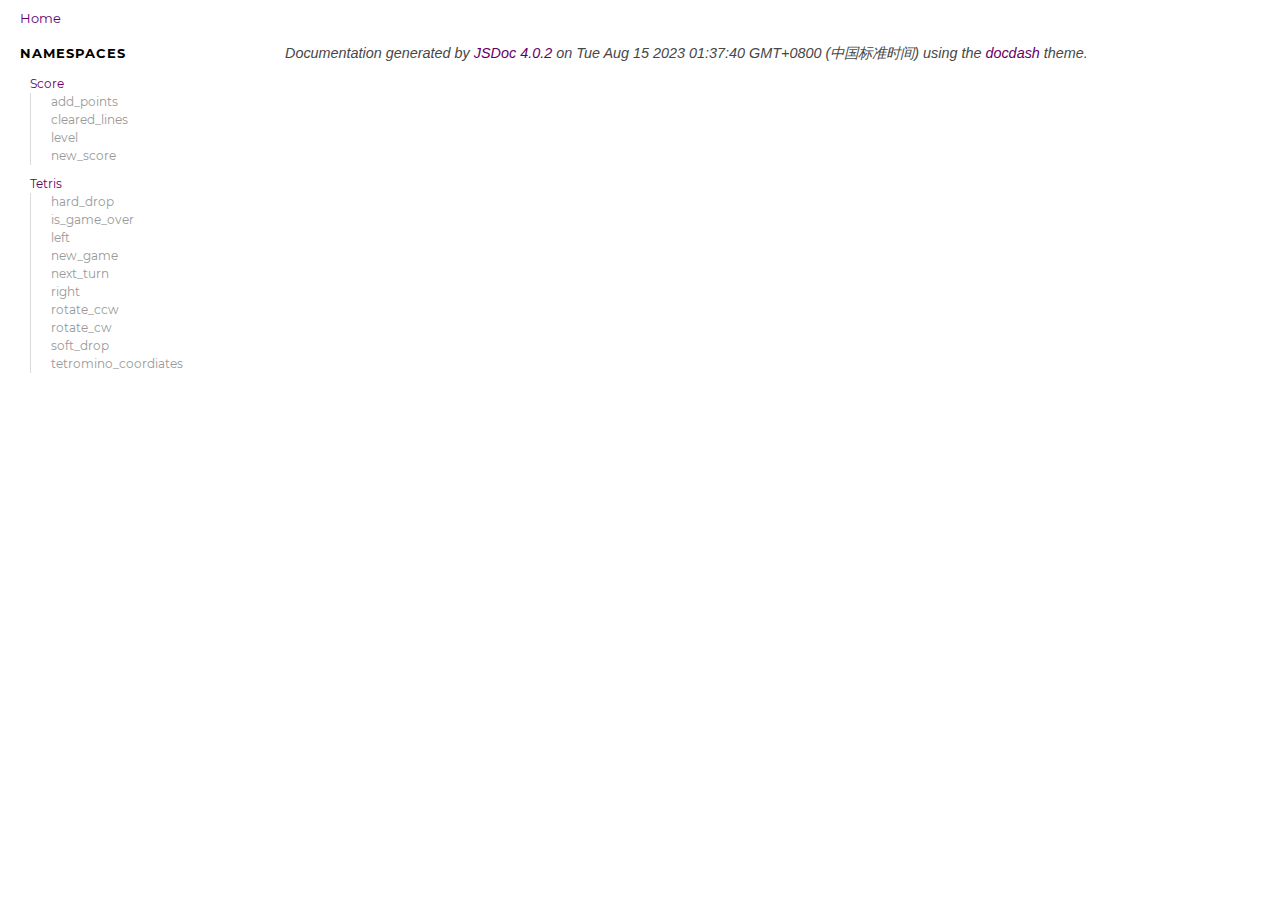
<file: docs/index.html>
<!DOCTYPE html>
<html lang="en">
<head>
    
    <meta charset="utf-8">
    <title>Home - Documentation</title>
    
    
    <script src="scripts/prettify/prettify.js"></script>
    <script src="scripts/prettify/lang-css.js"></script>
    <!--[if lt IE 9]>
      <script src="//html5shiv.googlecode.com/svn/trunk/html5.js"></script>
    <![endif]-->
    <link type="text/css" rel="stylesheet" href="styles/prettify.css">
    <link type="text/css" rel="stylesheet" href="styles/jsdoc.css">
    <script src="scripts/nav.js" defer></script>
    
    <meta name="viewport" content="width=device-width, initial-scale=1.0">
</head>
<body>

<input type="checkbox" id="nav-trigger" class="nav-trigger" />
<label for="nav-trigger" class="navicon-button x">
  <div class="navicon"></div>
</label>

<label for="nav-trigger" class="overlay"></label>

<nav >
    
    
    <h2><a href="index.html">Home</a></h2><h3>Namespaces</h3><ul><li><a href="Score.html">Score</a><ul class='methods'><li data-type='method'><a href="Score.html#.add_points">add_points</a></li><li data-type='method'><a href="Score.html#.cleared_lines">cleared_lines</a></li><li data-type='method'><a href="Score.html#.level">level</a></li><li data-type='method'><a href="Score.html#.new_score">new_score</a></li></ul></li><li><a href="Tetris.html">Tetris</a><ul class='methods'><li data-type='method'><a href="Tetris.html#.hard_drop">hard_drop</a></li><li data-type='method'><a href="Tetris.html#.is_game_over">is_game_over</a></li><li data-type='method'><a href="Tetris.html#.left">left</a></li><li data-type='method'><a href="Tetris.html#.new_game">new_game</a></li><li data-type='method'><a href="Tetris.html#.next_turn">next_turn</a></li><li data-type='method'><a href="Tetris.html#.right">right</a></li><li data-type='method'><a href="Tetris.html#.rotate_ccw">rotate_ccw</a></li><li data-type='method'><a href="Tetris.html#.rotate_cw">rotate_cw</a></li><li data-type='method'><a href="Tetris.html#.soft_drop">soft_drop</a></li><li data-type='method'><a href="Tetris.html#.tetromino_coordiates">tetromino_coordiates</a></li></ul></li></ul>
    
</nav>

<div id="main">
    

    



    


    <section class="package">
        <h3> </h3>		
    </section>









    








    
    
</div>

<br class="clear">

<footer>
    Documentation generated by <a href="https://github.com/jsdoc3/jsdoc">JSDoc 4.0.2</a> on Tue Aug 15 2023 01:37:40 GMT+0800 (中国标准时间) using the <a href="https://github.com/clenemt/docdash">docdash</a> theme.
</footer>

<script>prettyPrint();</script>
<script src="scripts/polyfill.js"></script>
<script src="scripts/linenumber.js"></script>



</body>
</html>
</file>
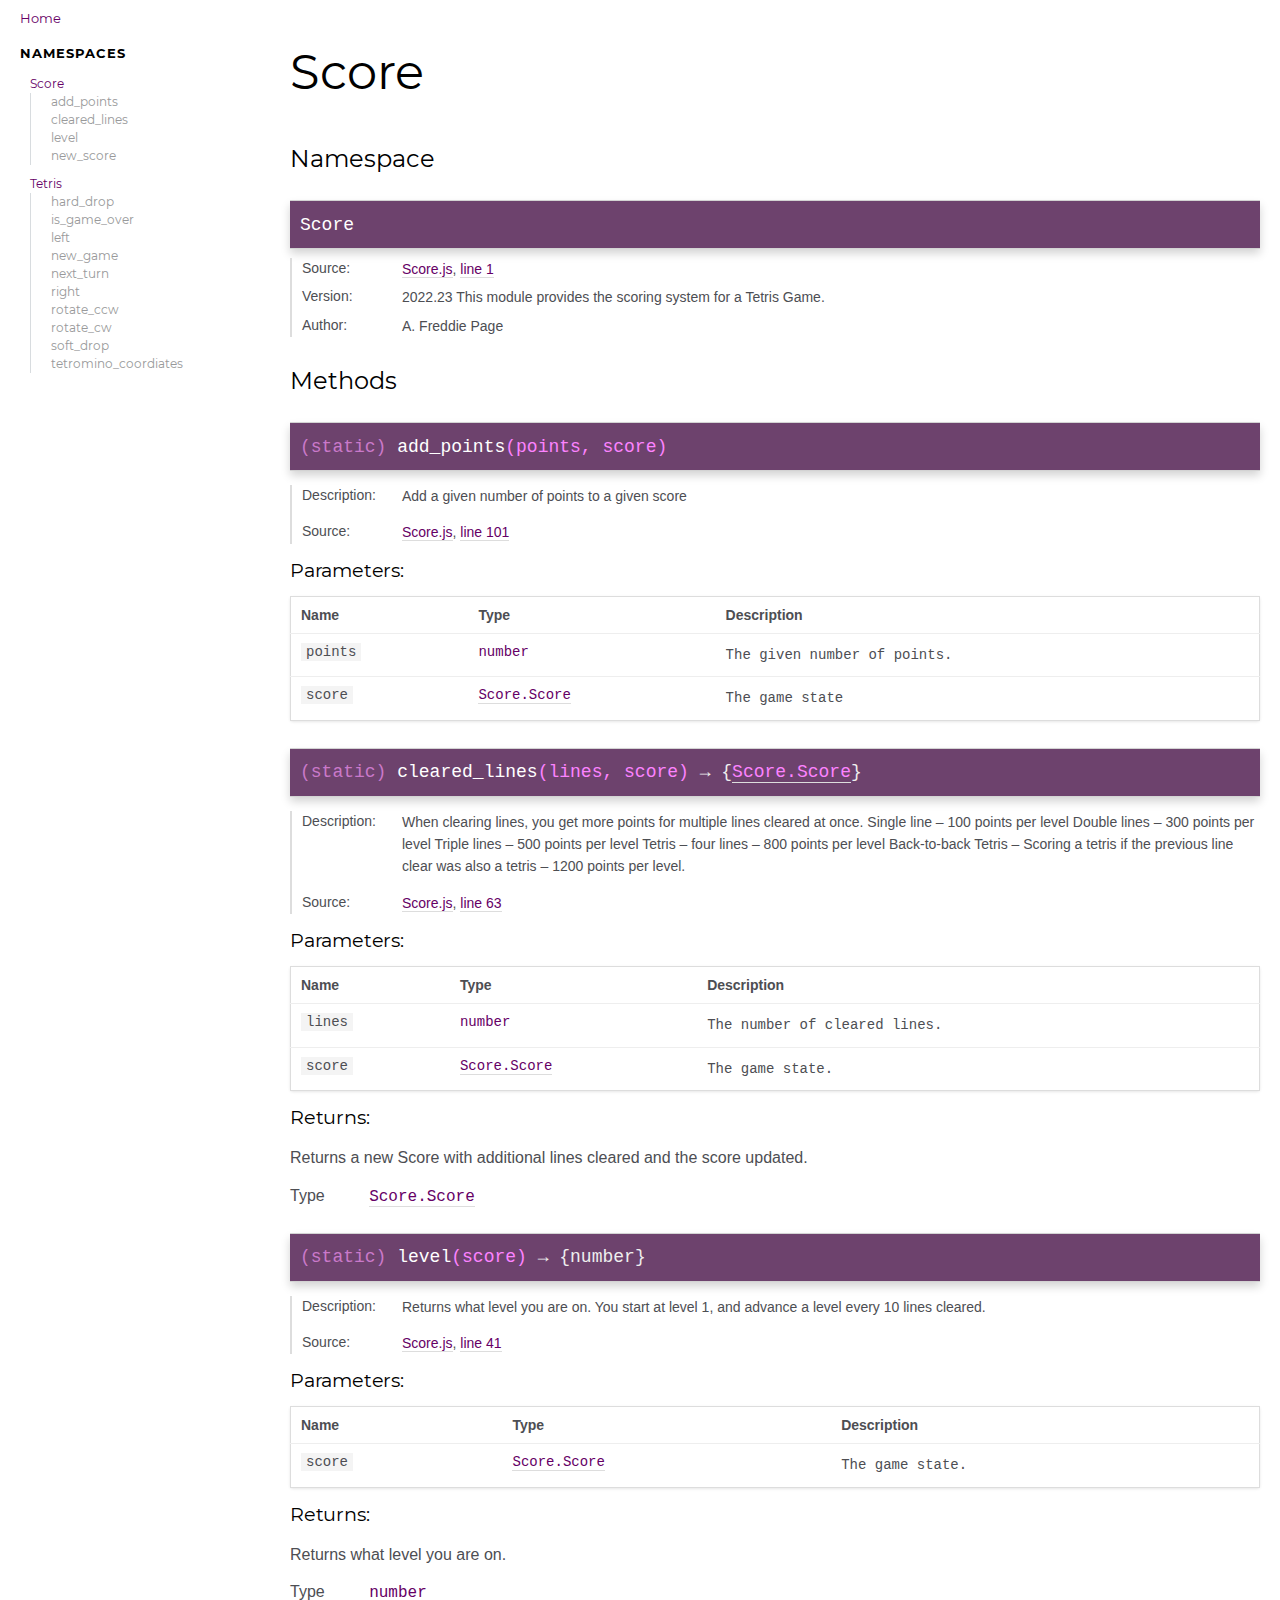
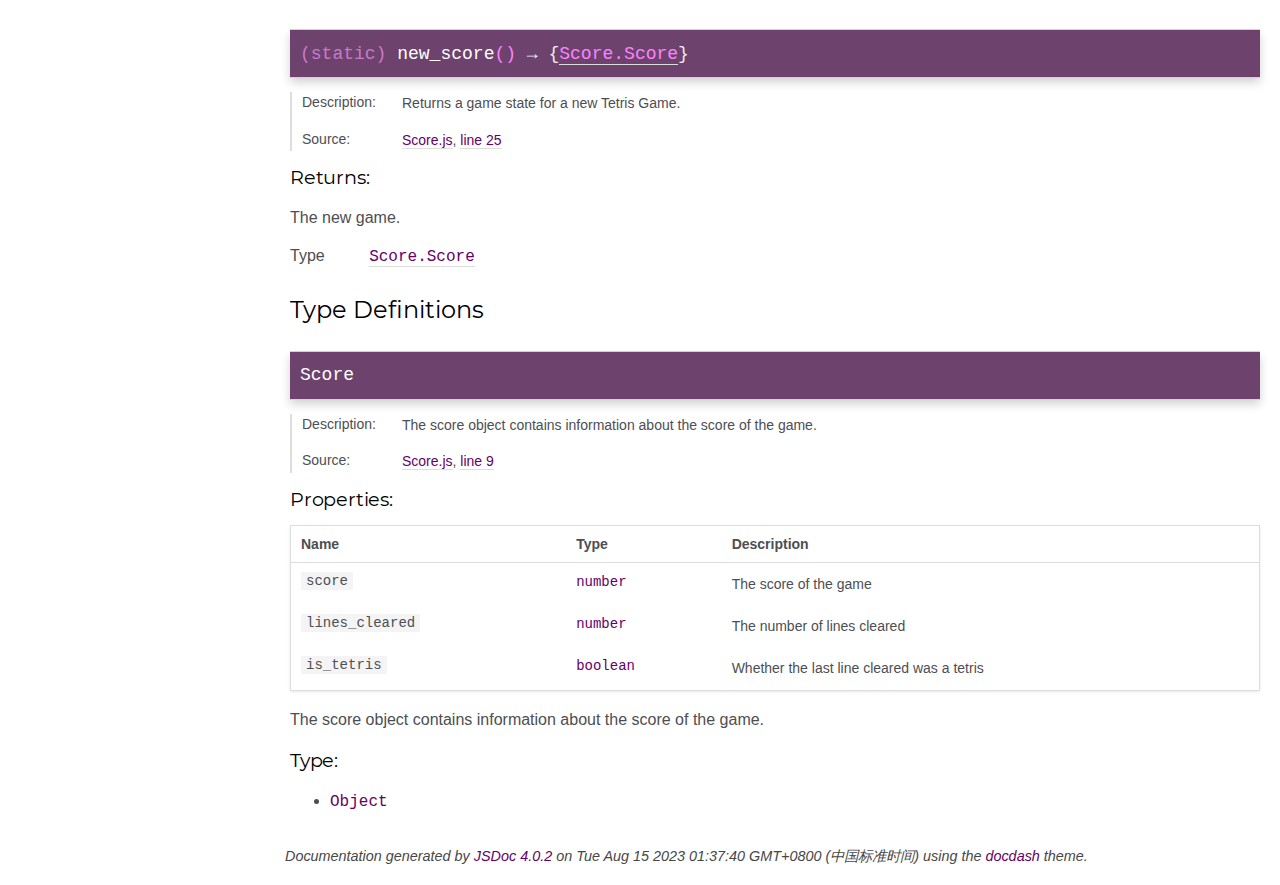
<file: docs/Score.html>
<!DOCTYPE html>
<html lang="en">
<head>
    
    <meta charset="utf-8">
    <title>Score - Documentation</title>
    
    
    <script src="scripts/prettify/prettify.js"></script>
    <script src="scripts/prettify/lang-css.js"></script>
    <!--[if lt IE 9]>
      <script src="//html5shiv.googlecode.com/svn/trunk/html5.js"></script>
    <![endif]-->
    <link type="text/css" rel="stylesheet" href="styles/prettify.css">
    <link type="text/css" rel="stylesheet" href="styles/jsdoc.css">
    <script src="scripts/nav.js" defer></script>
    
    <meta name="viewport" content="width=device-width, initial-scale=1.0">
</head>
<body>

<input type="checkbox" id="nav-trigger" class="nav-trigger" />
<label for="nav-trigger" class="navicon-button x">
  <div class="navicon"></div>
</label>

<label for="nav-trigger" class="overlay"></label>

<nav >
    
    
    <h2><a href="index.html">Home</a></h2><h3>Namespaces</h3><ul><li><a href="Score.html">Score</a><ul class='methods'><li data-type='method'><a href="Score.html#.add_points">add_points</a></li><li data-type='method'><a href="Score.html#.cleared_lines">cleared_lines</a></li><li data-type='method'><a href="Score.html#.level">level</a></li><li data-type='method'><a href="Score.html#.new_score">new_score</a></li></ul></li><li><a href="Tetris.html">Tetris</a><ul class='methods'><li data-type='method'><a href="Tetris.html#.hard_drop">hard_drop</a></li><li data-type='method'><a href="Tetris.html#.is_game_over">is_game_over</a></li><li data-type='method'><a href="Tetris.html#.left">left</a></li><li data-type='method'><a href="Tetris.html#.new_game">new_game</a></li><li data-type='method'><a href="Tetris.html#.next_turn">next_turn</a></li><li data-type='method'><a href="Tetris.html#.right">right</a></li><li data-type='method'><a href="Tetris.html#.rotate_ccw">rotate_ccw</a></li><li data-type='method'><a href="Tetris.html#.rotate_cw">rotate_cw</a></li><li data-type='method'><a href="Tetris.html#.soft_drop">soft_drop</a></li><li data-type='method'><a href="Tetris.html#.tetromino_coordiates">tetromino_coordiates</a></li></ul></li></ul>
    
</nav>

<div id="main">
    
    <h1 class="page-title">Score</h1>
    

    




<section>

<header>
    
        <h2>
        
            Namespace
        
        </h2>
        
    
</header>

<article>
    
        <div class="container-overview">
        
            


    

    <h4 class="name" id="Score">Score</h4>

    




<dl class="details">
    

    
    <dt class="tag-source">Source:</dt>
    <dd class="tag-source"><ul class="dummy"><li>
        <a href="Score.js.html">Score.js</a>, <a href="Score.js.html#line1">line 1</a>
    </li></ul></dd>
    

    
    <dt class="tag-version">Version:</dt>
    <dd class="tag-version"><ul class="dummy"><li>2022.23
This module provides the scoring system for a Tetris Game.</li></ul></dd>
    

    

    

    

    

    

    

    

    
    <dt class="tag-author">Author:</dt>
    <dd class="tag-author">
        <ul>
            <li>A. Freddie Page</li>
        </ul>
    </dd>
    

    

    

    

    

    

    
</dl>






























        
        </div>
    

    

    

    
    
    

     

    

    

    
        <h3 class="subsection-title">Methods</h3>

        
            

    

    <h4 class="name" id=".add_points"><span class="type-signature type-signature-static">(static) </span>add_points<span class="signature">(points, score)</span><span class="type-signature"></span></h4>

    




<dl class="details">
    
    <dt class="tag-description">Description:</dt>
    <dd class="tag-description"><ul class="dummy"><li><p>Add a given number of points to a given score</p></li></ul></dd>
    

    
    <dt class="tag-source">Source:</dt>
    <dd class="tag-source"><ul class="dummy"><li>
        <a href="Score.js.html">Score.js</a>, <a href="Score.js.html#line101">line 101</a>
    </li></ul></dd>
    

    

    

    

    

    

    

    

    

    

    

    

    

    

    

    
</dl>













    <h5 class="h5-parameters">Parameters:</h5>
    

<table class="params">
    <thead>
    <tr>
        
        <th>Name</th>
        

        <th>Type</th>

        

        

        <th class="last">Description</th>
    </tr>
    </thead>

    <tbody>
    

        <tr>
            
                <td class="name"><code>points</code></td>
            

            <td class="type">
            
                
<span class="param-type">number</span>



            
            </td>

            

            

            <td class="description last"><p>The given number of points.</p></td>
        </tr>

    

        <tr>
            
                <td class="name"><code>score</code></td>
            

            <td class="type">
            
                
<span class="param-type"><a href="Score.html#.Score">Score.Score</a></span>



            
            </td>

            

            

            <td class="description last"><p>The game state</p></td>
        </tr>

    
    </tbody>
</table>



















        
            

    

    <h4 class="name" id=".cleared_lines"><span class="type-signature type-signature-static">(static) </span>cleared_lines<span class="signature">(lines, score)</span><span class="type-signature"> &rarr; {<a href="Score.html#.Score">Score.Score</a>}</span></h4>

    




<dl class="details">
    
    <dt class="tag-description">Description:</dt>
    <dd class="tag-description"><ul class="dummy"><li><p>When clearing lines, you get more points for multiple lines cleared at once.
Single line – 100 points per level
Double lines – 300 points per level
Triple lines – 500 points per level
Tetris – four lines – 800 points per level
Back-to-back Tetris – Scoring a tetris if the previous line clear was also a tetris – 1200 points per level.</p></li></ul></dd>
    

    
    <dt class="tag-source">Source:</dt>
    <dd class="tag-source"><ul class="dummy"><li>
        <a href="Score.js.html">Score.js</a>, <a href="Score.js.html#line63">line 63</a>
    </li></ul></dd>
    

    

    

    

    

    

    

    

    

    

    

    

    

    

    

    
</dl>













    <h5 class="h5-parameters">Parameters:</h5>
    

<table class="params">
    <thead>
    <tr>
        
        <th>Name</th>
        

        <th>Type</th>

        

        

        <th class="last">Description</th>
    </tr>
    </thead>

    <tbody>
    

        <tr>
            
                <td class="name"><code>lines</code></td>
            

            <td class="type">
            
                
<span class="param-type">number</span>



            
            </td>

            

            

            <td class="description last"><p>The number of cleared lines.</p></td>
        </tr>

    

        <tr>
            
                <td class="name"><code>score</code></td>
            

            <td class="type">
            
                
<span class="param-type"><a href="Score.html#.Score">Score.Score</a></span>



            
            </td>

            

            

            <td class="description last"><p>The game state.</p></td>
        </tr>

    
    </tbody>
</table>
















<h5 class="h5-returns">Returns:</h5>

        
<div class="param-desc">
    <p>Returns a new Score with additional lines cleared and the score updated.</p>
</div>



<dl class="param-type">
    <dt>
        Type
    </dt>
    <dd>
        
<span class="param-type"><a href="Score.html#.Score">Score.Score</a></span>



    </dd>
</dl>

    



        
            

    

    <h4 class="name" id=".level"><span class="type-signature type-signature-static">(static) </span>level<span class="signature">(score)</span><span class="type-signature"> &rarr; {number}</span></h4>

    




<dl class="details">
    
    <dt class="tag-description">Description:</dt>
    <dd class="tag-description"><ul class="dummy"><li><p>Returns what level you are on.
You start at level 1, and advance a level every 10 lines cleared.</p></li></ul></dd>
    

    
    <dt class="tag-source">Source:</dt>
    <dd class="tag-source"><ul class="dummy"><li>
        <a href="Score.js.html">Score.js</a>, <a href="Score.js.html#line41">line 41</a>
    </li></ul></dd>
    

    

    

    

    

    

    

    

    

    

    

    

    

    

    

    
</dl>













    <h5 class="h5-parameters">Parameters:</h5>
    

<table class="params">
    <thead>
    <tr>
        
        <th>Name</th>
        

        <th>Type</th>

        

        

        <th class="last">Description</th>
    </tr>
    </thead>

    <tbody>
    

        <tr>
            
                <td class="name"><code>score</code></td>
            

            <td class="type">
            
                
<span class="param-type"><a href="Score.html#.Score">Score.Score</a></span>



            
            </td>

            

            

            <td class="description last"><p>The game state.</p></td>
        </tr>

    
    </tbody>
</table>
















<h5 class="h5-returns">Returns:</h5>

        
<div class="param-desc">
    <p>Returns what level you are on.</p>
</div>



<dl class="param-type">
    <dt>
        Type
    </dt>
    <dd>
        
<span class="param-type">number</span>



    </dd>
</dl>

    



        
            

    

    <h4 class="name" id=".new_score"><span class="type-signature type-signature-static">(static) </span>new_score<span class="signature">()</span><span class="type-signature"> &rarr; {<a href="Score.html#.Score">Score.Score</a>}</span></h4>

    




<dl class="details">
    
    <dt class="tag-description">Description:</dt>
    <dd class="tag-description"><ul class="dummy"><li><p>Returns a game state for a new Tetris Game.</p></li></ul></dd>
    

    
    <dt class="tag-source">Source:</dt>
    <dd class="tag-source"><ul class="dummy"><li>
        <a href="Score.js.html">Score.js</a>, <a href="Score.js.html#line25">line 25</a>
    </li></ul></dd>
    

    

    

    

    

    

    

    

    

    

    

    

    

    

    

    
</dl>



























<h5 class="h5-returns">Returns:</h5>

        
<div class="param-desc">
    <p>The new game.</p>
</div>



<dl class="param-type">
    <dt>
        Type
    </dt>
    <dd>
        
<span class="param-type"><a href="Score.html#.Score">Score.Score</a></span>



    </dd>
</dl>

    



        
    

    
        <h3 class="subsection-title">Type Definitions</h3>

        
                
<h4 class="name" id=".Score">Score</h4>





<dl class="details">
    
    <dt class="tag-description">Description:</dt>
    <dd class="tag-description"><ul class="dummy"><li><p>The score object contains information about the score of the game.</p></li></ul></dd>
    

    
    <dt class="tag-source">Source:</dt>
    <dd class="tag-source"><ul class="dummy"><li>
        <a href="Score.js.html">Score.js</a>, <a href="Score.js.html#line9">line 9</a>
    </li></ul></dd>
    

    

    

    

    

    

    

    

    

    

    

    

    

    

    

    
</dl>



    <h5 class="subsection-title">Properties:</h5>

    

<table class="props">
    <thead>
    <tr>
        
        <th>Name</th>
        

        <th>Type</th>

        

        

        <th class="last">Description</th>
    </tr>
    </thead>

    <tbody>
    

        <tr>
            
                <td class="name"><code>score</code></td>
            

            <td class="type">
            
                
<span class="param-type">number</span>



            
            </td>

            

            

            <td class="description last"><p>The score of the game</p></td>
        </tr>

    

        <tr>
            
                <td class="name"><code>lines_cleared</code></td>
            

            <td class="type">
            
                
<span class="param-type">number</span>



            
            </td>

            

            

            <td class="description last"><p>The number of lines cleared</p></td>
        </tr>

    

        <tr>
            
                <td class="name"><code>is_tetris</code></td>
            

            <td class="type">
            
                
<span class="param-type">boolean</span>



            
            </td>

            

            

            <td class="description last"><p>Whether the last line cleared was a tetris</p></td>
        </tr>

    
    </tbody>
</table>






<div class="description usertext">
    <p>The score object contains information about the score of the game.</p>
</div>



    <h5 class="h5-types">Type:</h5>
    <ul>
        <li>
            
<span class="param-type">Object</span>



        </li>
    </ul>






            
    

    
</article>

</section>




    
    
</div>

<br class="clear">

<footer>
    Documentation generated by <a href="https://github.com/jsdoc3/jsdoc">JSDoc 4.0.2</a> on Tue Aug 15 2023 01:37:40 GMT+0800 (中国标准时间) using the <a href="https://github.com/clenemt/docdash">docdash</a> theme.
</footer>

<script>prettyPrint();</script>
<script src="scripts/polyfill.js"></script>
<script src="scripts/linenumber.js"></script>



</body>
</html>
</file>
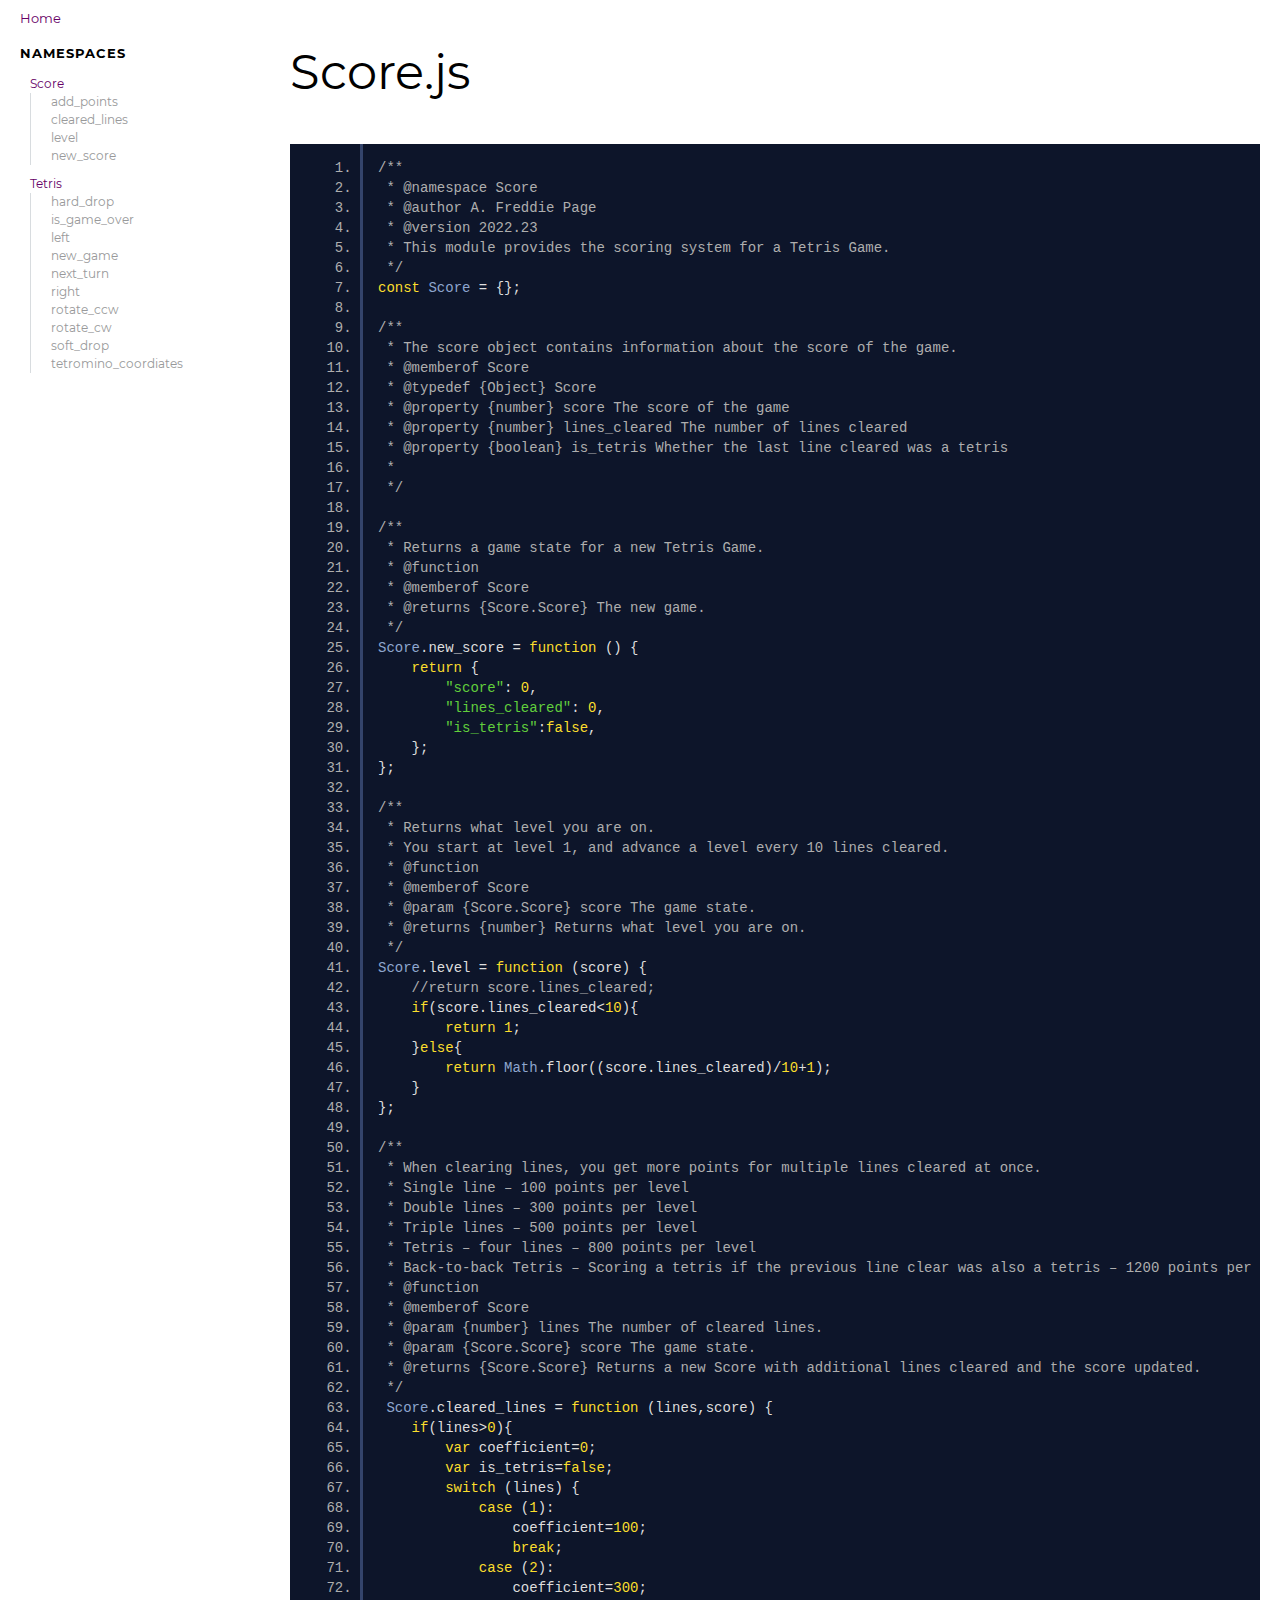
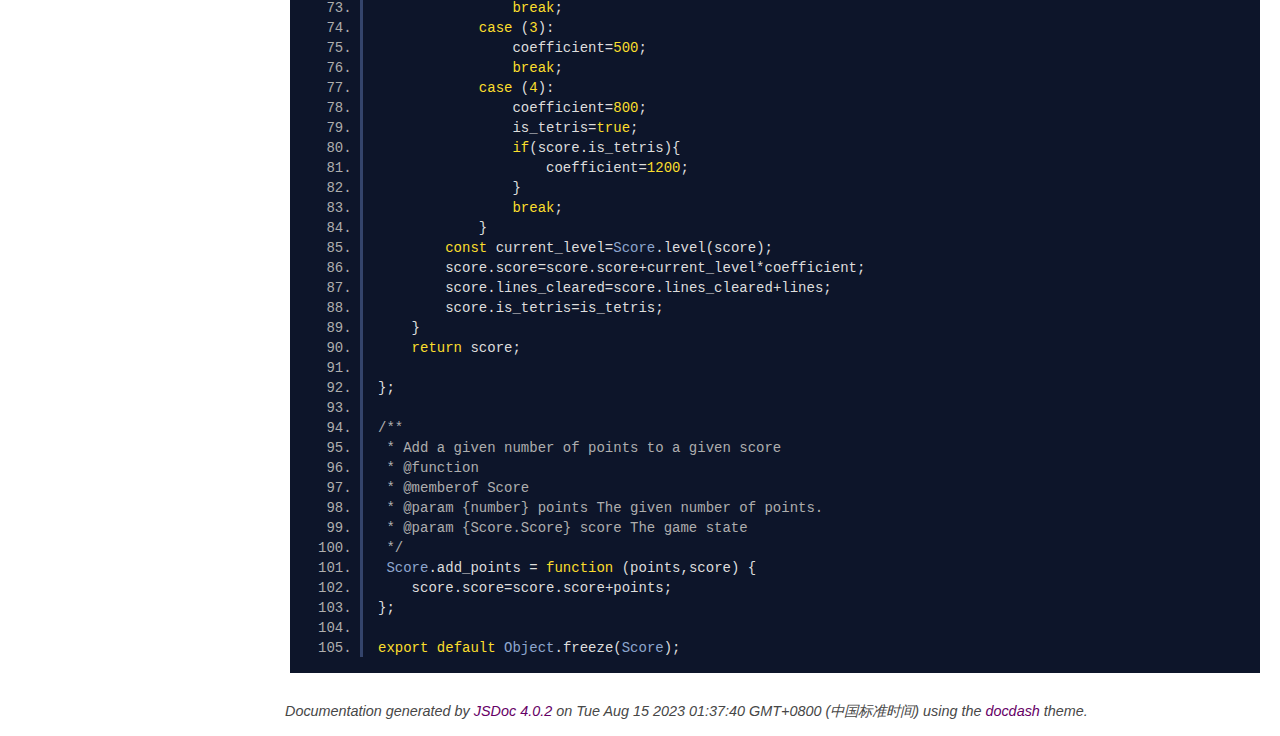
<file: docs/Score.js.html>
<!DOCTYPE html>
<html lang="en">
<head>
    
    <meta charset="utf-8">
    <title>Score.js - Documentation</title>
    
    
    <script src="scripts/prettify/prettify.js"></script>
    <script src="scripts/prettify/lang-css.js"></script>
    <!--[if lt IE 9]>
      <script src="//html5shiv.googlecode.com/svn/trunk/html5.js"></script>
    <![endif]-->
    <link type="text/css" rel="stylesheet" href="styles/prettify.css">
    <link type="text/css" rel="stylesheet" href="styles/jsdoc.css">
    <script src="scripts/nav.js" defer></script>
    
    <meta name="viewport" content="width=device-width, initial-scale=1.0">
</head>
<body>

<input type="checkbox" id="nav-trigger" class="nav-trigger" />
<label for="nav-trigger" class="navicon-button x">
  <div class="navicon"></div>
</label>

<label for="nav-trigger" class="overlay"></label>

<nav >
    
    
    <h2><a href="index.html">Home</a></h2><h3>Namespaces</h3><ul><li><a href="Score.html">Score</a><ul class='methods'><li data-type='method'><a href="Score.html#.add_points">add_points</a></li><li data-type='method'><a href="Score.html#.cleared_lines">cleared_lines</a></li><li data-type='method'><a href="Score.html#.level">level</a></li><li data-type='method'><a href="Score.html#.new_score">new_score</a></li></ul></li><li><a href="Tetris.html">Tetris</a><ul class='methods'><li data-type='method'><a href="Tetris.html#.hard_drop">hard_drop</a></li><li data-type='method'><a href="Tetris.html#.is_game_over">is_game_over</a></li><li data-type='method'><a href="Tetris.html#.left">left</a></li><li data-type='method'><a href="Tetris.html#.new_game">new_game</a></li><li data-type='method'><a href="Tetris.html#.next_turn">next_turn</a></li><li data-type='method'><a href="Tetris.html#.right">right</a></li><li data-type='method'><a href="Tetris.html#.rotate_ccw">rotate_ccw</a></li><li data-type='method'><a href="Tetris.html#.rotate_cw">rotate_cw</a></li><li data-type='method'><a href="Tetris.html#.soft_drop">soft_drop</a></li><li data-type='method'><a href="Tetris.html#.tetromino_coordiates">tetromino_coordiates</a></li></ul></li></ul>
    
</nav>

<div id="main">
    
    <h1 class="page-title">Score.js</h1>
    

    



    
    <section>
        <article>
            <pre class="prettyprint source linenums"><code>/**
 * @namespace Score
 * @author A. Freddie Page
 * @version 2022.23
 * This module provides the scoring system for a Tetris Game.
 */
const Score = {};

/**
 * The score object contains information about the score of the game.
 * @memberof Score
 * @typedef {Object} Score
 * @property {number} score The score of the game
 * @property {number} lines_cleared The number of lines cleared
 * @property {boolean} is_tetris Whether the last line cleared was a tetris
 * 
 */

/**
 * Returns a game state for a new Tetris Game.
 * @function
 * @memberof Score
 * @returns {Score.Score} The new game.
 */
Score.new_score = function () {
    return {
        "score": 0,
        "lines_cleared": 0,
        "is_tetris":false,
    };
};

/**
 * Returns what level you are on.
 * You start at level 1, and advance a level every 10 lines cleared.
 * @function
 * @memberof Score
 * @param {Score.Score} score The game state.
 * @returns {number} Returns what level you are on.
 */
Score.level = function (score) {
    //return score.lines_cleared;
    if(score.lines_cleared&lt;10){
        return 1;
    }else{
        return Math.floor((score.lines_cleared)/10+1);
    }
};

/**
 * When clearing lines, you get more points for multiple lines cleared at once.
 * Single line – 100 points per level
 * Double lines – 300 points per level
 * Triple lines – 500 points per level
 * Tetris – four lines – 800 points per level
 * Back-to-back Tetris – Scoring a tetris if the previous line clear was also a tetris – 1200 points per level.
 * @function
 * @memberof Score
 * @param {number} lines The number of cleared lines.
 * @param {Score.Score} score The game state.
 * @returns {Score.Score} Returns a new Score with additional lines cleared and the score updated.
 */
 Score.cleared_lines = function (lines,score) {
    if(lines>0){
        var coefficient=0;
        var is_tetris=false;
        switch (lines) {
            case (1):
                coefficient=100;
                break;
            case (2):
                coefficient=300;
                break;
            case (3):
                coefficient=500;
                break;
            case (4):
                coefficient=800;
                is_tetris=true;
                if(score.is_tetris){
                    coefficient=1200;
                }
                break;
            }
        const current_level=Score.level(score);
        score.score=score.score+current_level*coefficient;
        score.lines_cleared=score.lines_cleared+lines;
        score.is_tetris=is_tetris;
    }
    return score;

};

/**
 * Add a given number of points to a given score
 * @function
 * @memberof Score
 * @param {number} points The given number of points.
 * @param {Score.Score} score The game state
 */
 Score.add_points = function (points,score) {
    score.score=score.score+points;
};

export default Object.freeze(Score);
</code></pre>
        </article>
    </section>




    
    
</div>

<br class="clear">

<footer>
    Documentation generated by <a href="https://github.com/jsdoc3/jsdoc">JSDoc 4.0.2</a> on Tue Aug 15 2023 01:37:40 GMT+0800 (中国标准时间) using the <a href="https://github.com/clenemt/docdash">docdash</a> theme.
</footer>

<script>prettyPrint();</script>
<script src="scripts/polyfill.js"></script>
<script src="scripts/linenumber.js"></script>



</body>
</html>
</file>
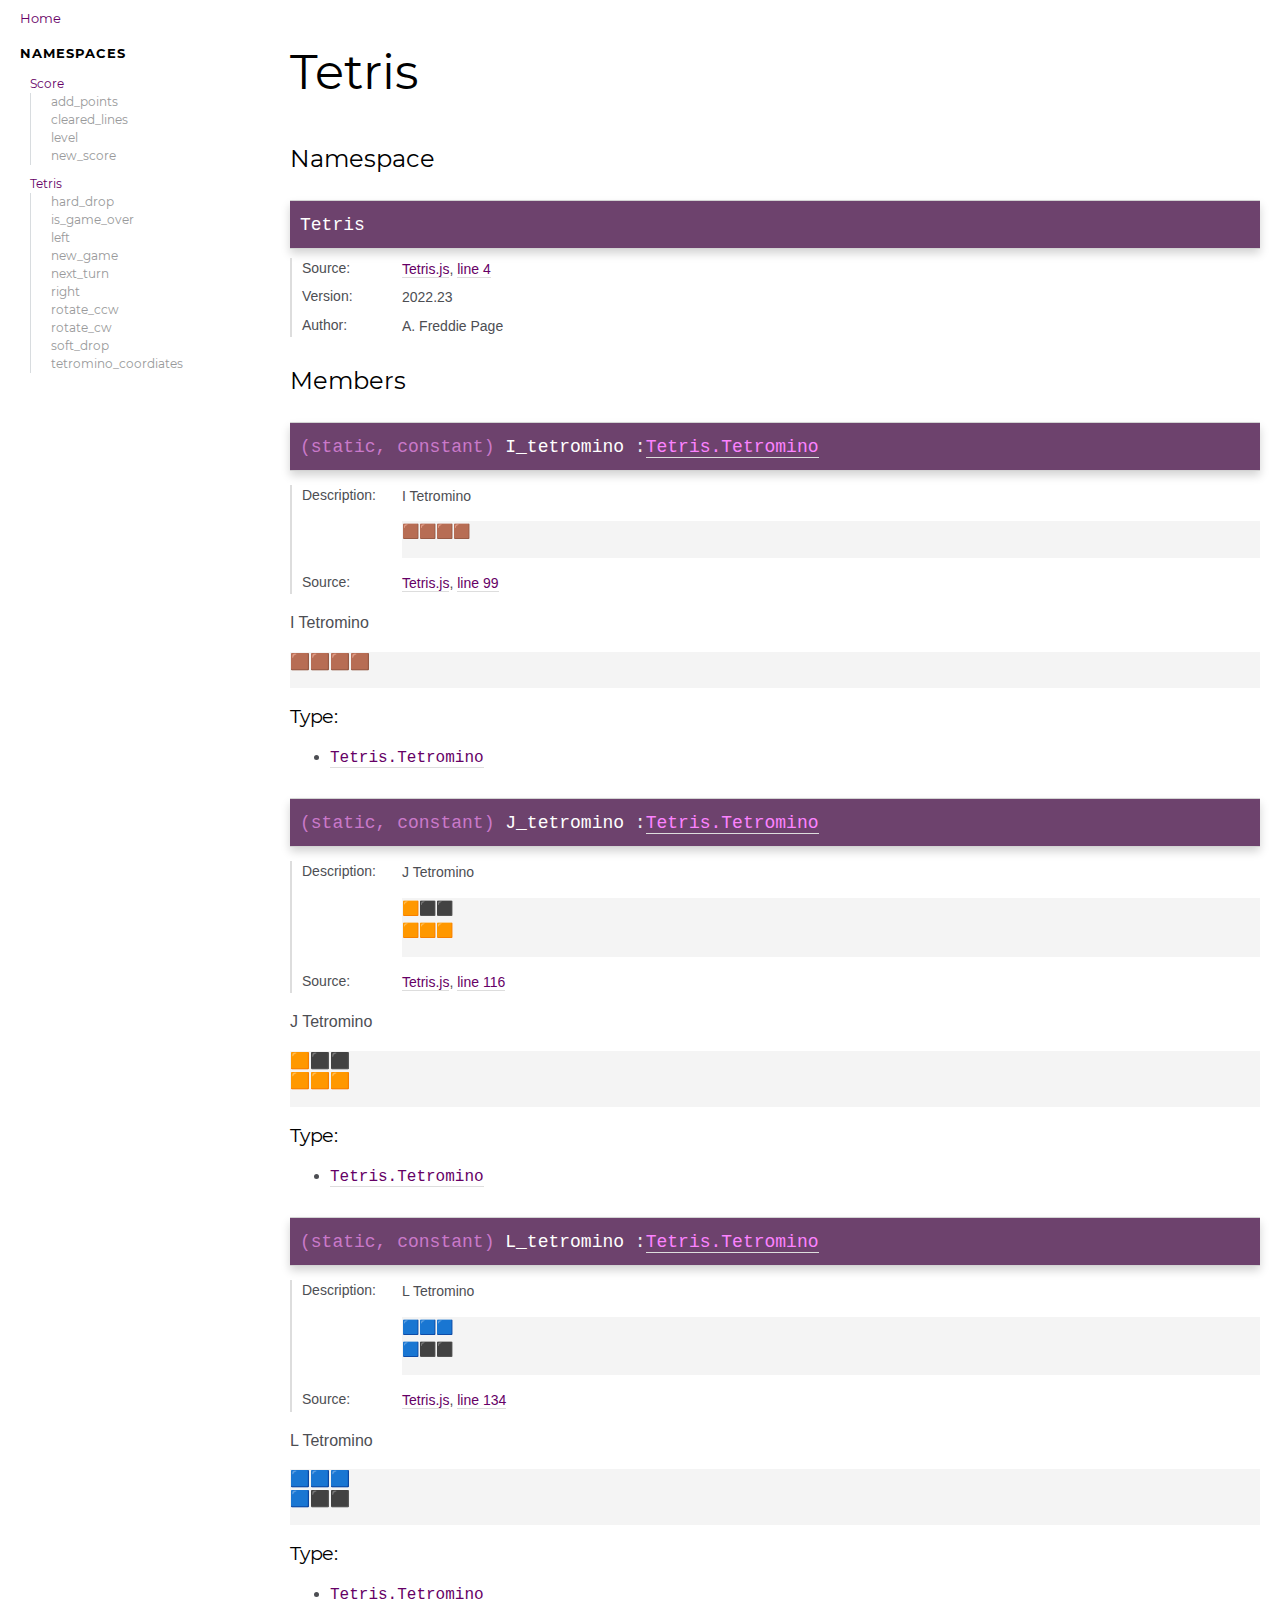
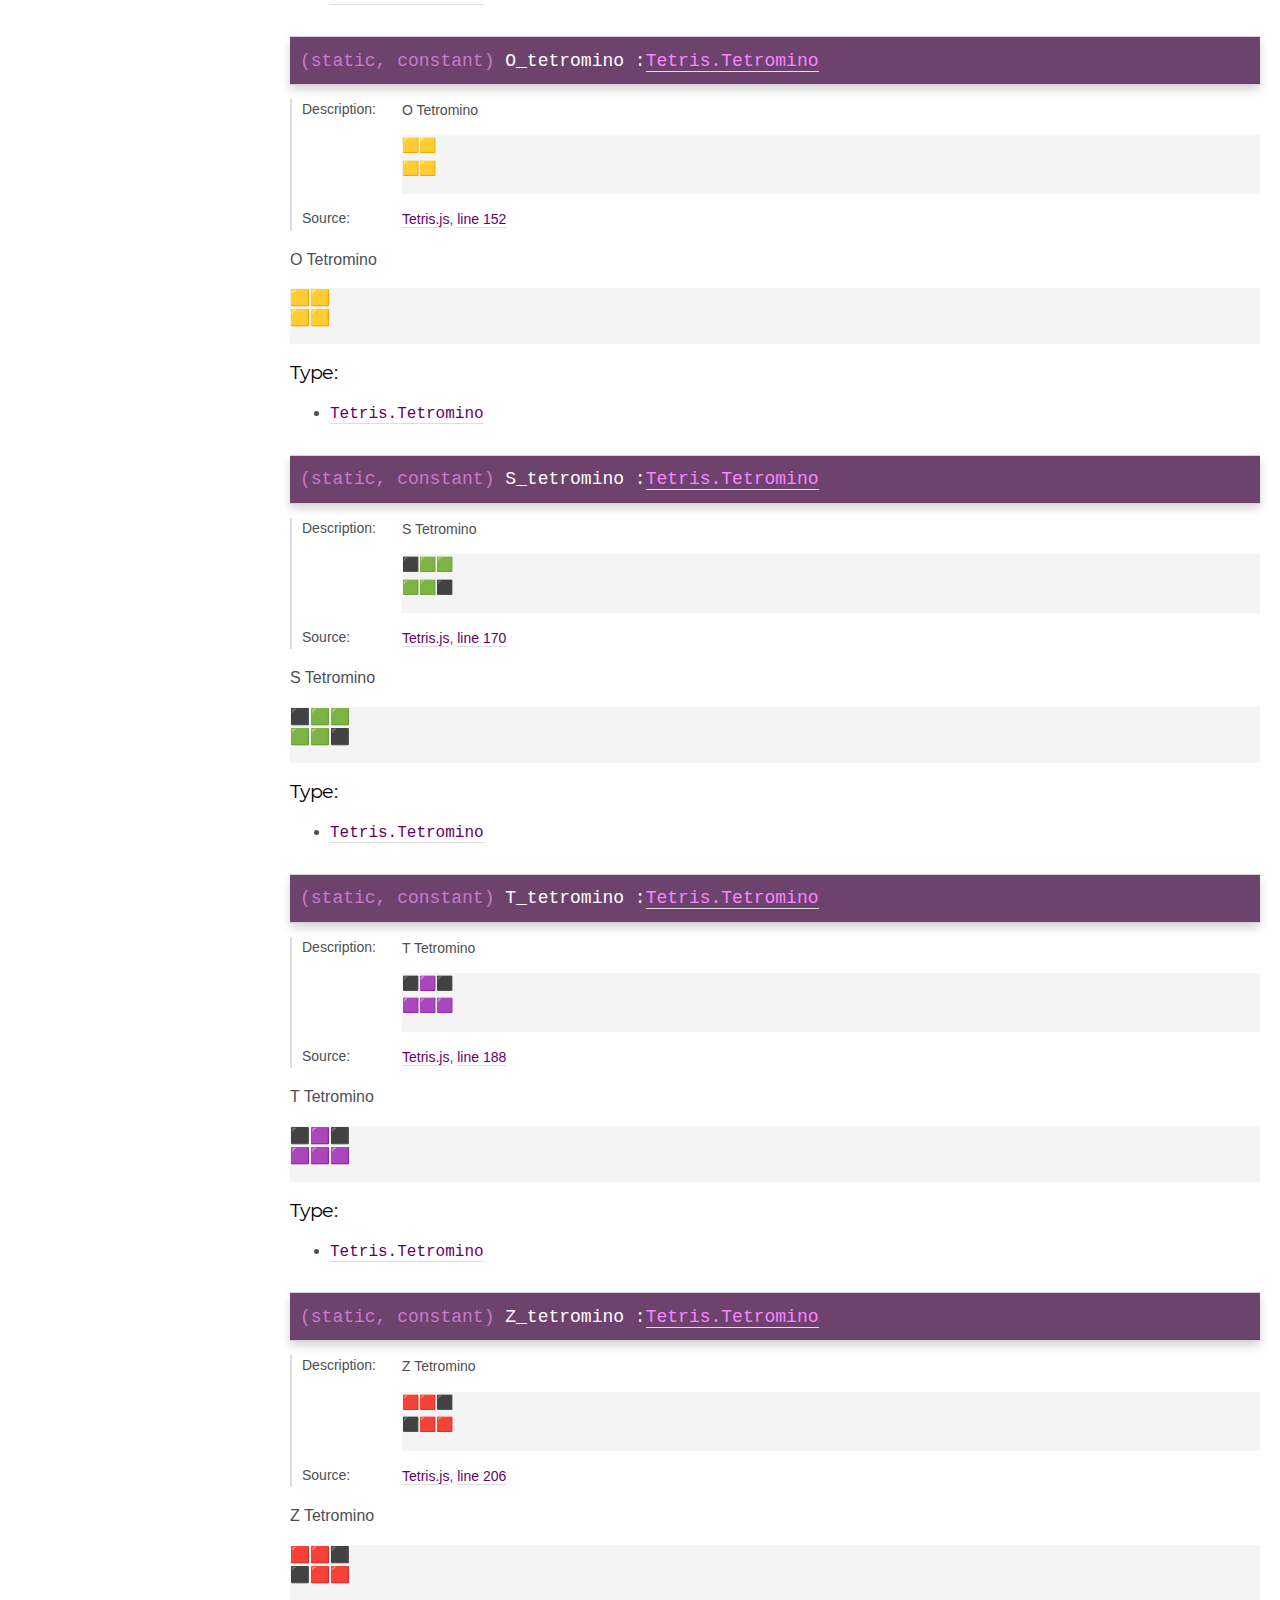
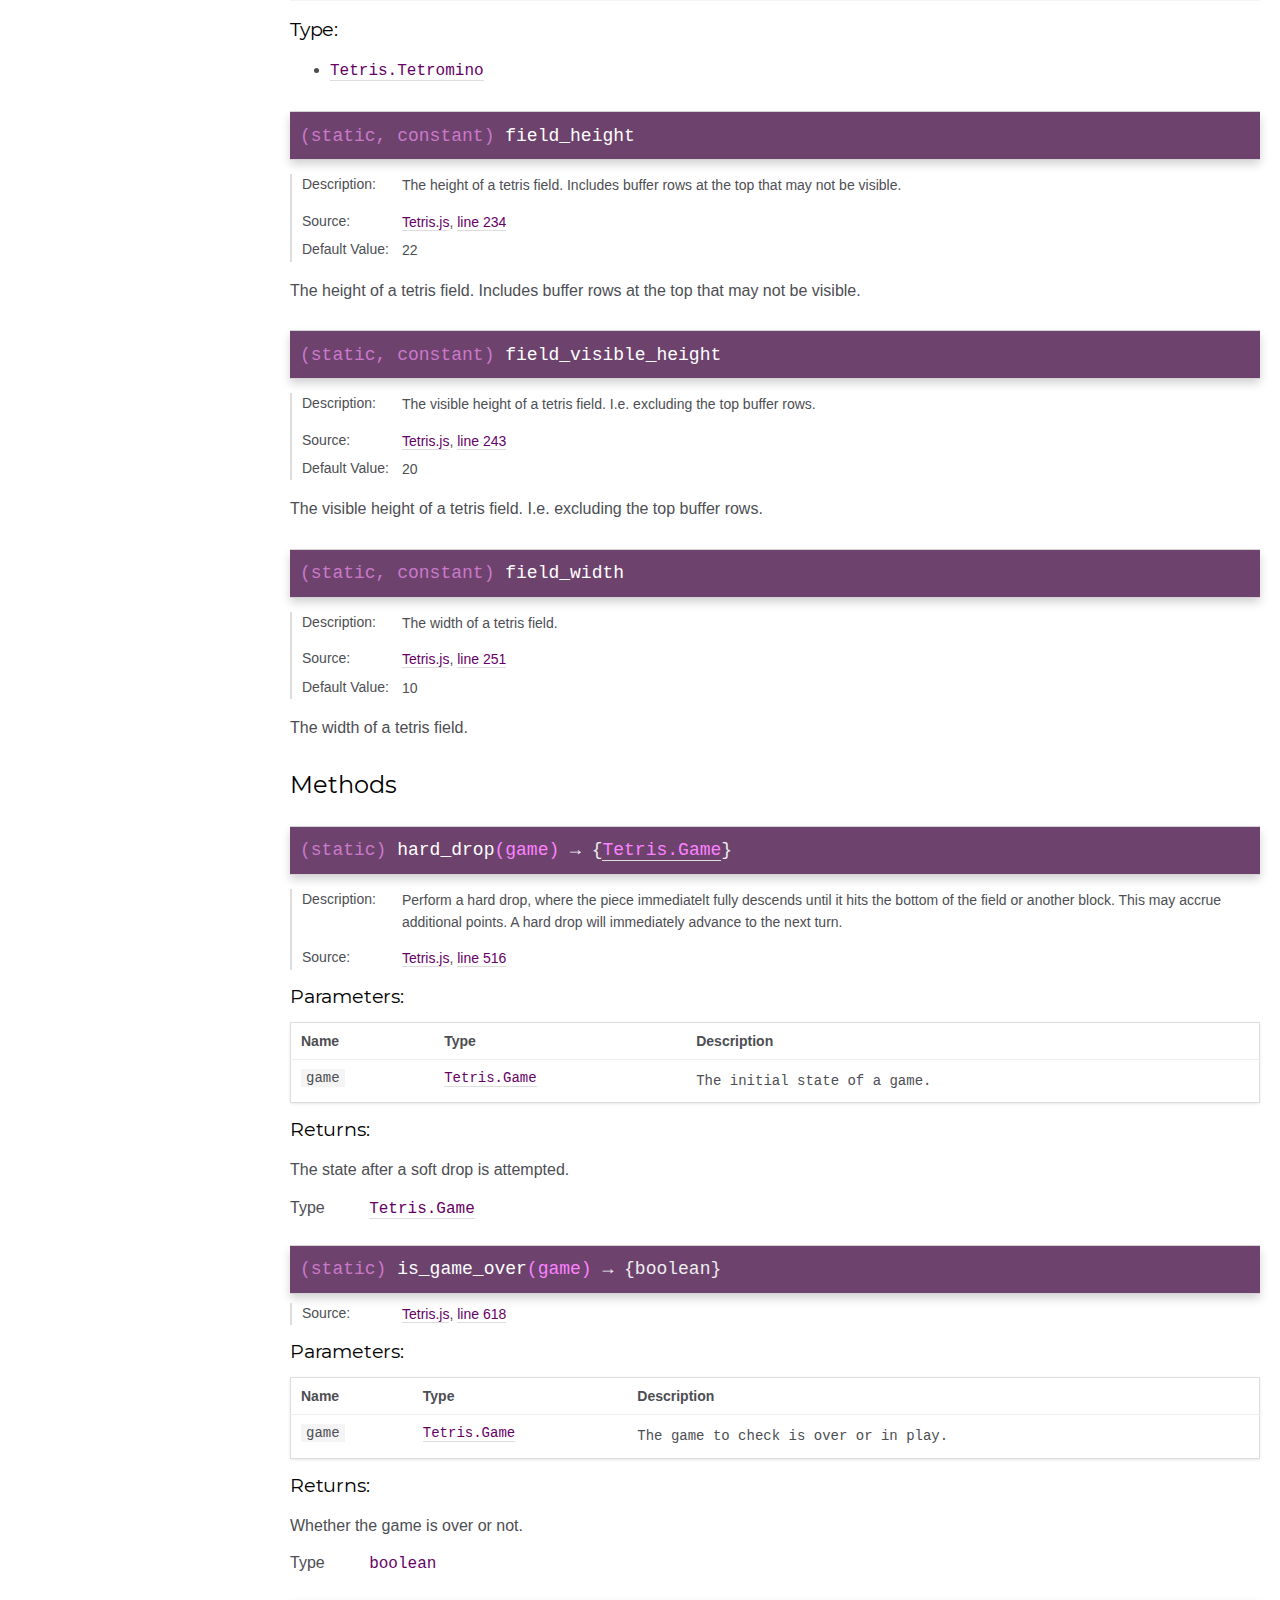
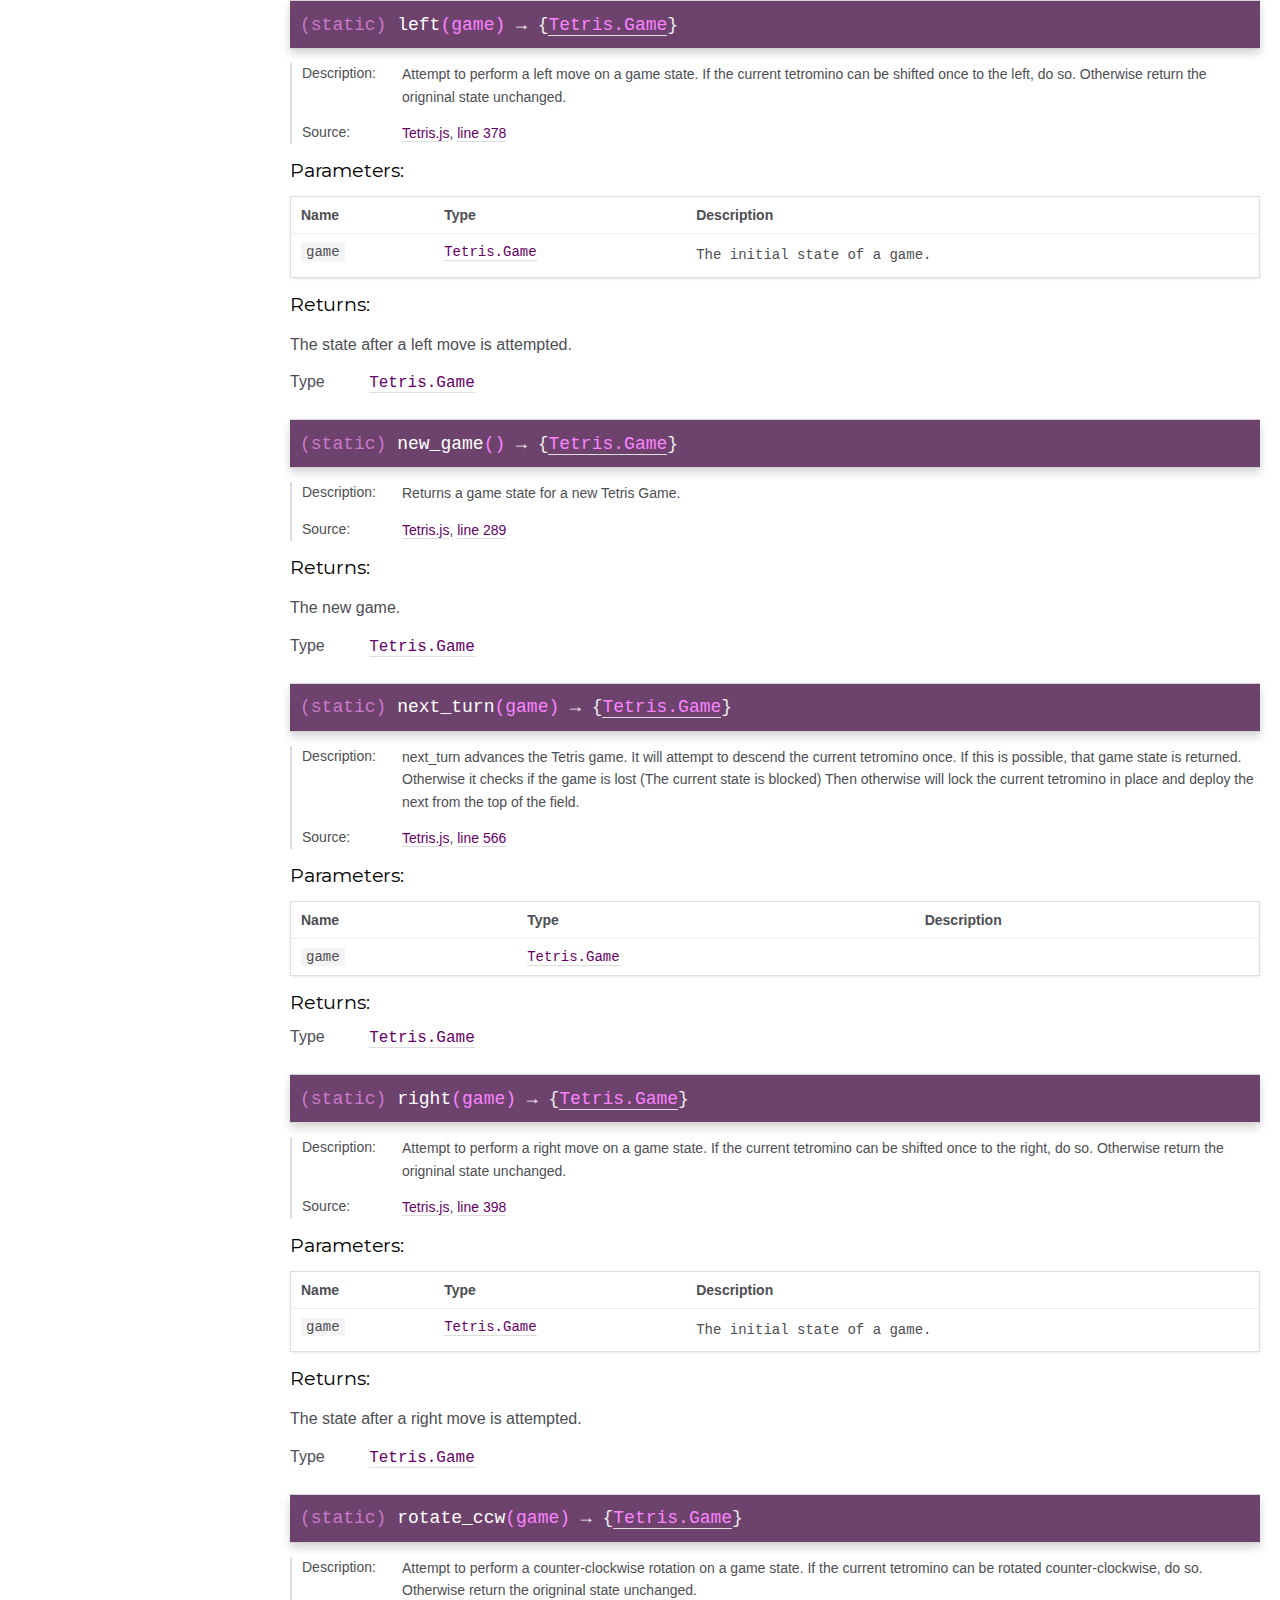
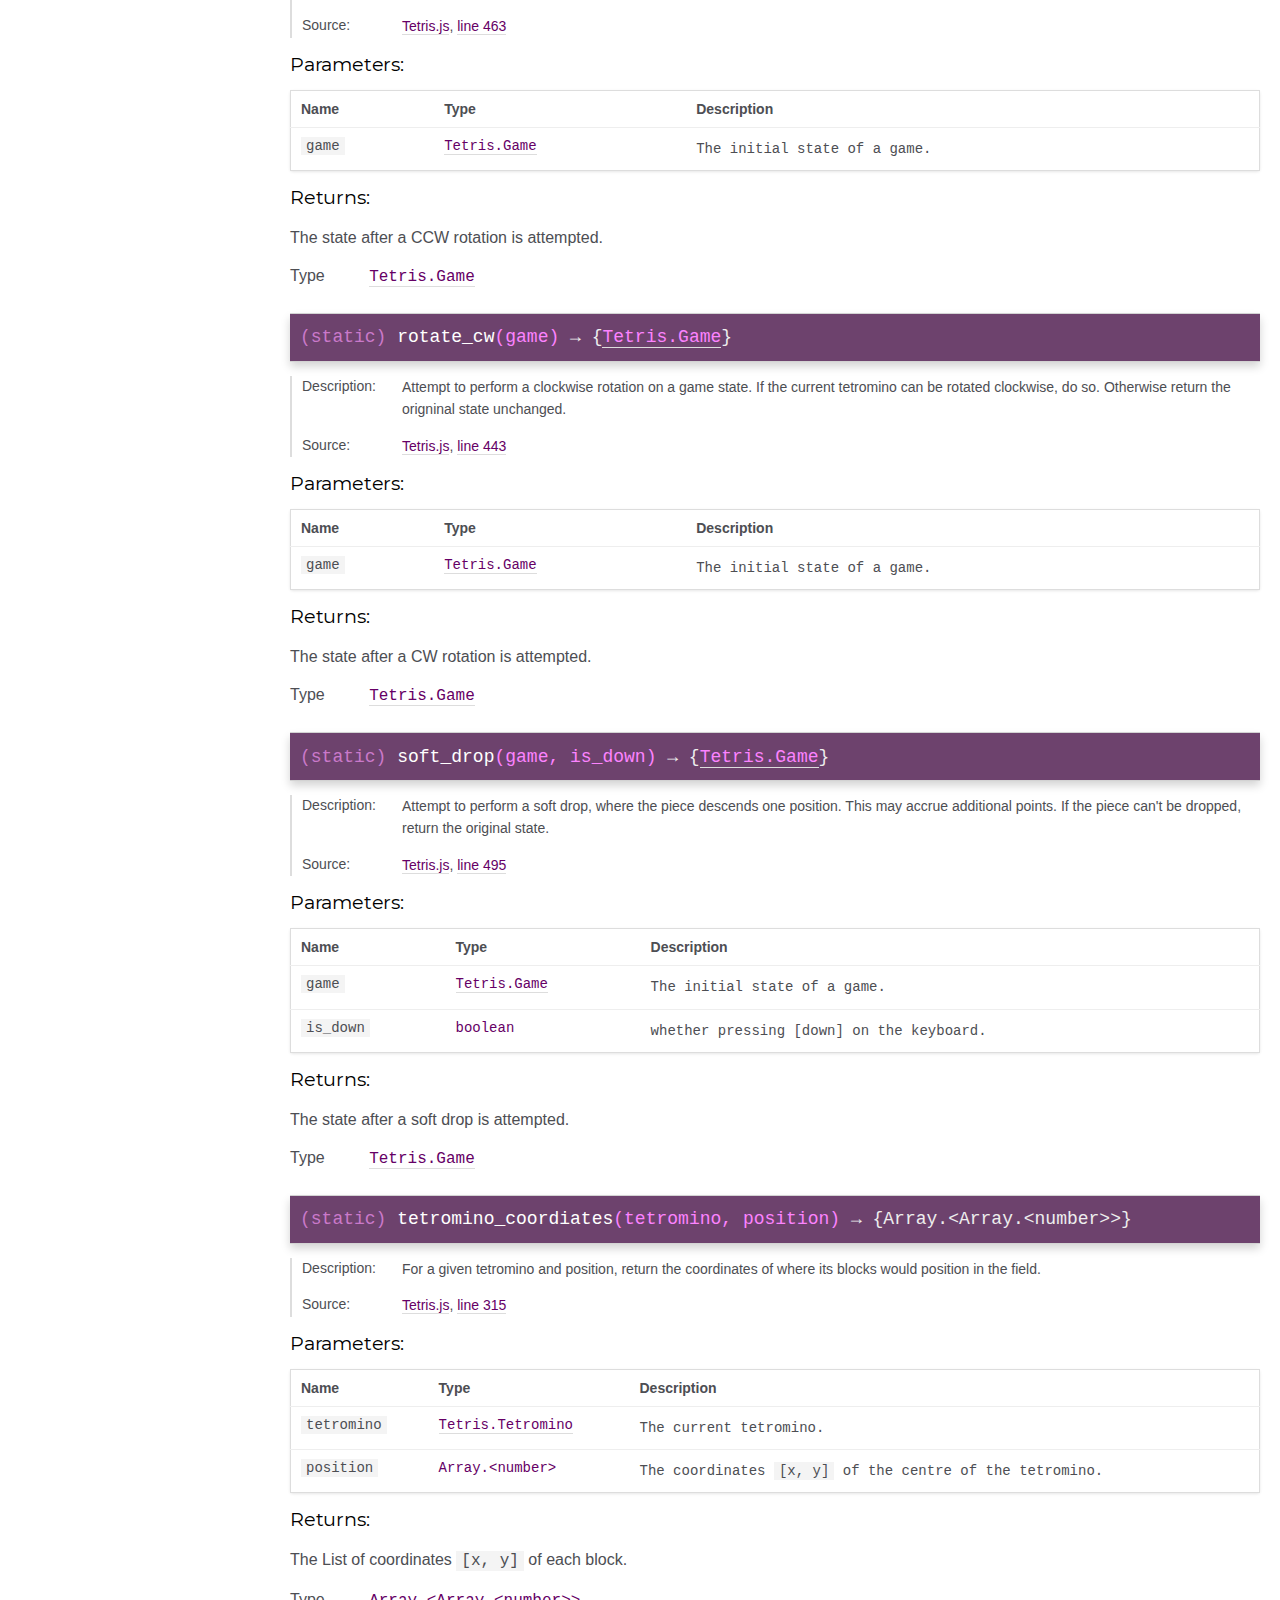
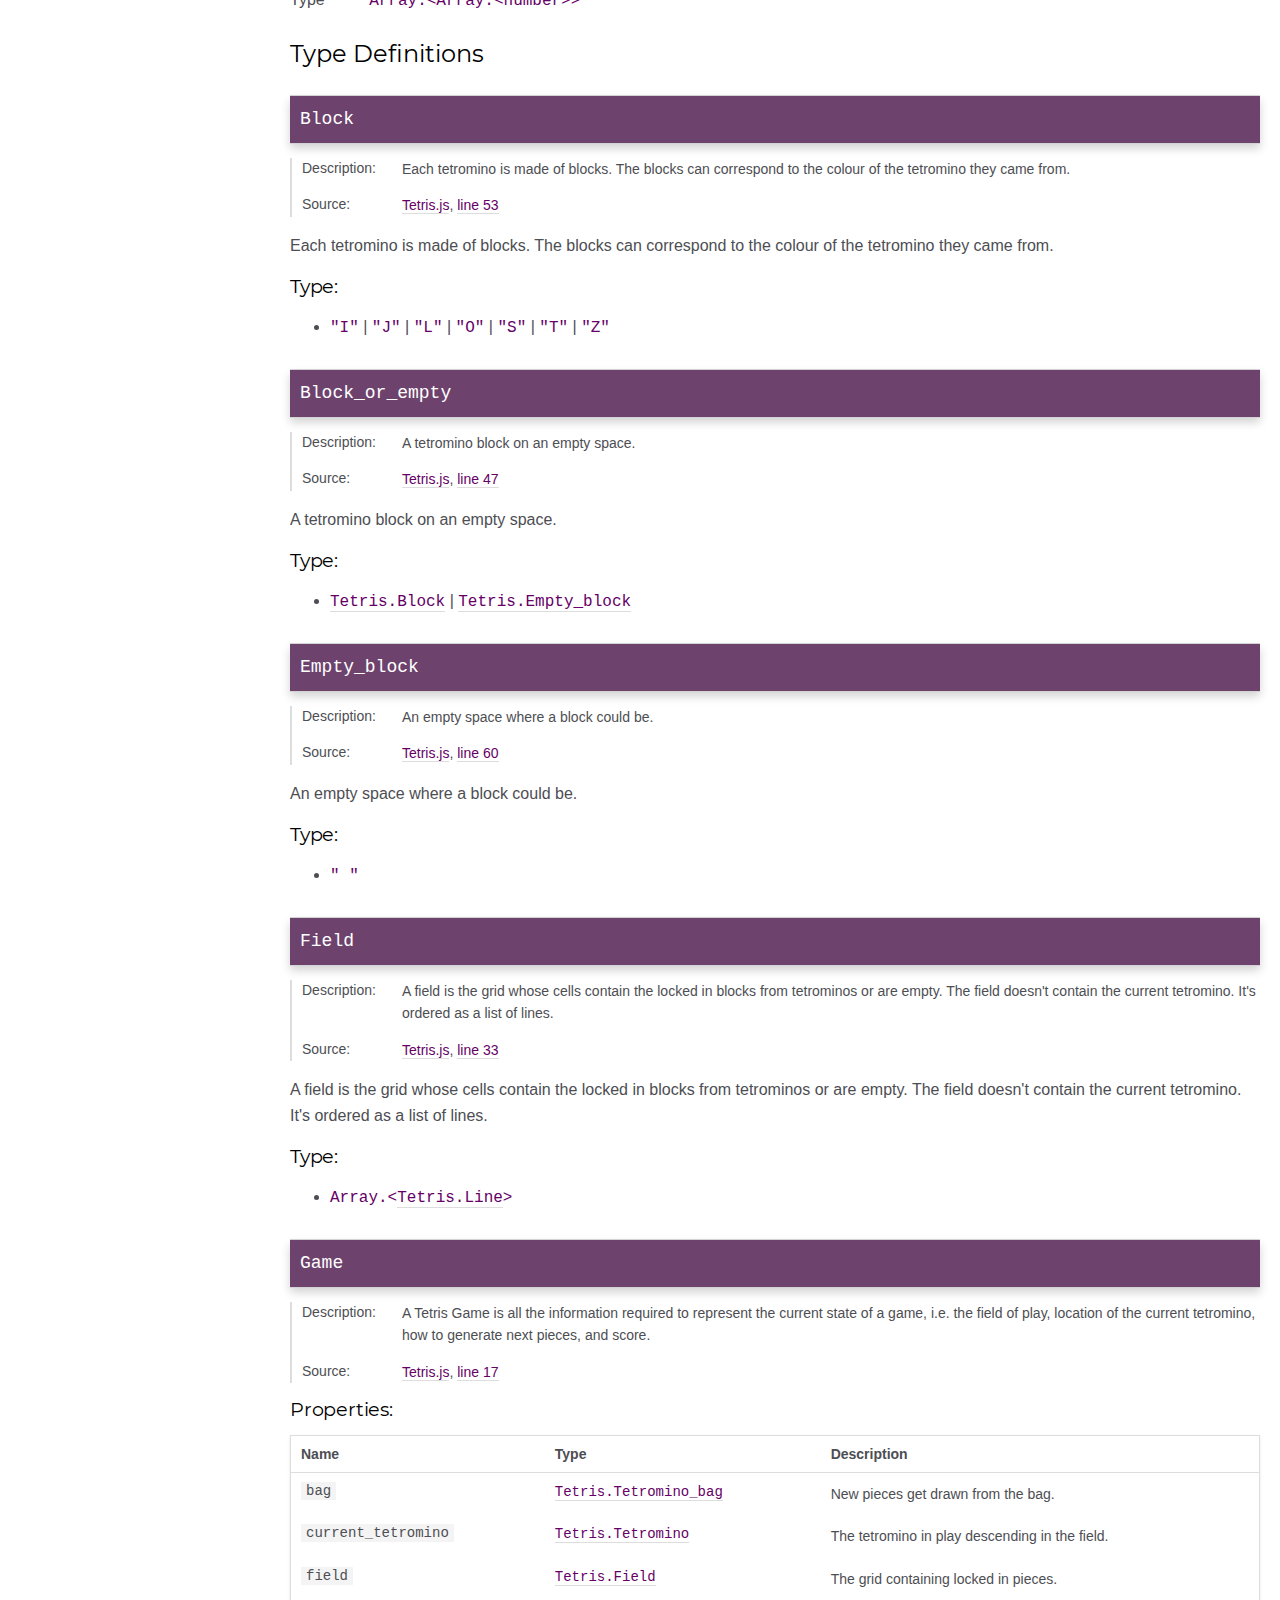
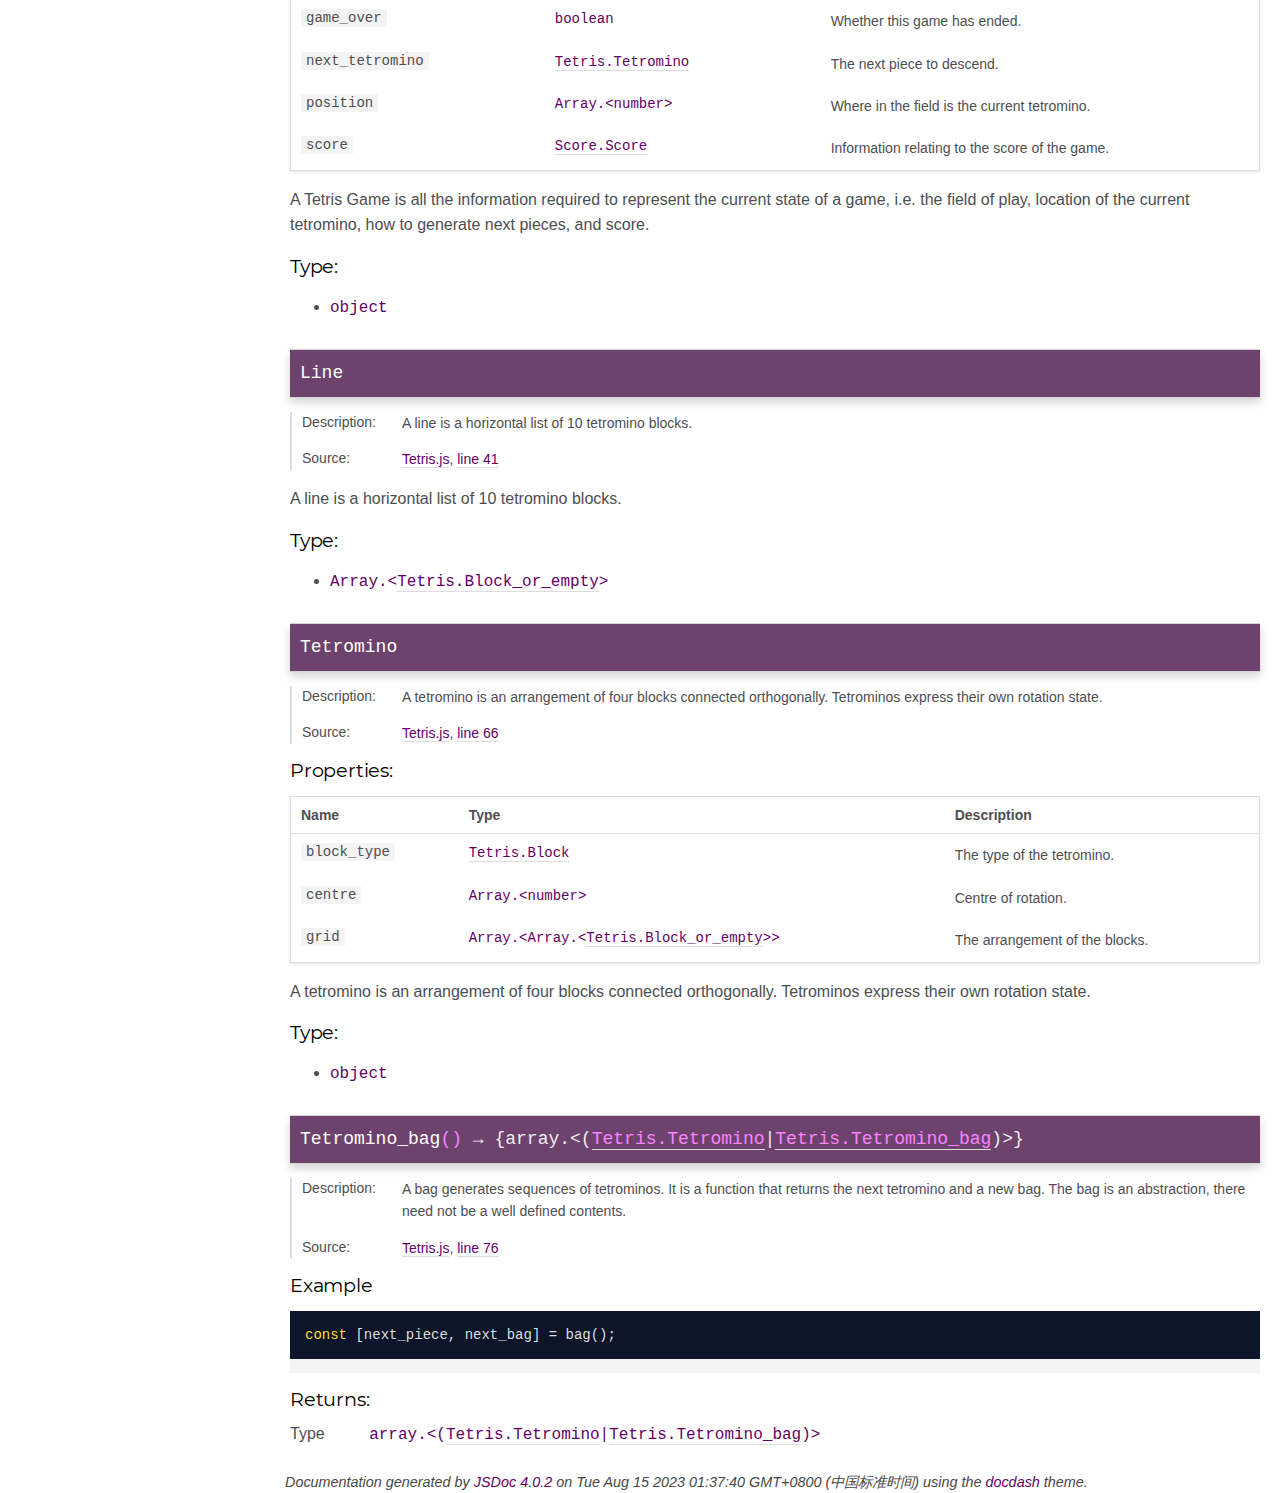
<file: docs/Tetris.html>
<!DOCTYPE html>
<html lang="en">
<head>
    
    <meta charset="utf-8">
    <title>Tetris - Documentation</title>
    
    
    <script src="scripts/prettify/prettify.js"></script>
    <script src="scripts/prettify/lang-css.js"></script>
    <!--[if lt IE 9]>
      <script src="//html5shiv.googlecode.com/svn/trunk/html5.js"></script>
    <![endif]-->
    <link type="text/css" rel="stylesheet" href="styles/prettify.css">
    <link type="text/css" rel="stylesheet" href="styles/jsdoc.css">
    <script src="scripts/nav.js" defer></script>
    
    <meta name="viewport" content="width=device-width, initial-scale=1.0">
</head>
<body>

<input type="checkbox" id="nav-trigger" class="nav-trigger" />
<label for="nav-trigger" class="navicon-button x">
  <div class="navicon"></div>
</label>

<label for="nav-trigger" class="overlay"></label>

<nav >
    
    
    <h2><a href="index.html">Home</a></h2><h3>Namespaces</h3><ul><li><a href="Score.html">Score</a><ul class='methods'><li data-type='method'><a href="Score.html#.add_points">add_points</a></li><li data-type='method'><a href="Score.html#.cleared_lines">cleared_lines</a></li><li data-type='method'><a href="Score.html#.level">level</a></li><li data-type='method'><a href="Score.html#.new_score">new_score</a></li></ul></li><li><a href="Tetris.html">Tetris</a><ul class='methods'><li data-type='method'><a href="Tetris.html#.hard_drop">hard_drop</a></li><li data-type='method'><a href="Tetris.html#.is_game_over">is_game_over</a></li><li data-type='method'><a href="Tetris.html#.left">left</a></li><li data-type='method'><a href="Tetris.html#.new_game">new_game</a></li><li data-type='method'><a href="Tetris.html#.next_turn">next_turn</a></li><li data-type='method'><a href="Tetris.html#.right">right</a></li><li data-type='method'><a href="Tetris.html#.rotate_ccw">rotate_ccw</a></li><li data-type='method'><a href="Tetris.html#.rotate_cw">rotate_cw</a></li><li data-type='method'><a href="Tetris.html#.soft_drop">soft_drop</a></li><li data-type='method'><a href="Tetris.html#.tetromino_coordiates">tetromino_coordiates</a></li></ul></li></ul>
    
</nav>

<div id="main">
    
    <h1 class="page-title">Tetris</h1>
    

    




<section>

<header>
    
        <h2>
        
            Namespace
        
        </h2>
        
    
</header>

<article>
    
        <div class="container-overview">
        
            


    

    <h4 class="name" id="Tetris">Tetris</h4>

    




<dl class="details">
    

    
    <dt class="tag-source">Source:</dt>
    <dd class="tag-source"><ul class="dummy"><li>
        <a href="Tetris.js.html">Tetris.js</a>, <a href="Tetris.js.html#line4">line 4</a>
    </li></ul></dd>
    

    
    <dt class="tag-version">Version:</dt>
    <dd class="tag-version"><ul class="dummy"><li>2022.23</li></ul></dd>
    

    

    

    

    

    

    

    

    
    <dt class="tag-author">Author:</dt>
    <dd class="tag-author">
        <ul>
            <li>A. Freddie Page</li>
        </ul>
    </dd>
    

    

    

    

    

    

    
</dl>






























        
        </div>
    

    

    

    
    
    

     

    

    
        <h3 class="subsection-title">Members</h3>

        
            
<h4 class="name" id=".I_tetromino"><span class="type-signature type-signature-static, constant">(static, constant) </span>I_tetromino<span class="type-signature"> :<a href="Tetris.html#.Tetromino">Tetris.Tetromino</a></span></h4>





<dl class="details">
    
    <dt class="tag-description">Description:</dt>
    <dd class="tag-description"><ul class="dummy"><li><p>I Tetromino</p>
<pre>
🟫🟫🟫🟫
</pre></li></ul></dd>
    

    
    <dt class="tag-source">Source:</dt>
    <dd class="tag-source"><ul class="dummy"><li>
        <a href="Tetris.js.html">Tetris.js</a>, <a href="Tetris.js.html#line99">line 99</a>
    </li></ul></dd>
    

    

    

    

    

    

    

    

    

    

    

    

    

    

    

    
</dl>





<div class="description usertext">
    <p>I Tetromino</p>
<pre>
🟫🟫🟫🟫
</pre>
</div>



    <h5 class="h5-types">Type:</h5>
    <ul>
        <li>
            
<span class="param-type"><a href="Tetris.html#.Tetromino">Tetris.Tetromino</a></span>



        </li>
    </ul>






        
            
<h4 class="name" id=".J_tetromino"><span class="type-signature type-signature-static, constant">(static, constant) </span>J_tetromino<span class="type-signature"> :<a href="Tetris.html#.Tetromino">Tetris.Tetromino</a></span></h4>





<dl class="details">
    
    <dt class="tag-description">Description:</dt>
    <dd class="tag-description"><ul class="dummy"><li><p>J Tetromino</p>
<pre>
🟧⬛⬛
🟧🟧🟧
</pre></li></ul></dd>
    

    
    <dt class="tag-source">Source:</dt>
    <dd class="tag-source"><ul class="dummy"><li>
        <a href="Tetris.js.html">Tetris.js</a>, <a href="Tetris.js.html#line116">line 116</a>
    </li></ul></dd>
    

    

    

    

    

    

    

    

    

    

    

    

    

    

    

    
</dl>





<div class="description usertext">
    <p>J Tetromino</p>
<pre>
🟧⬛⬛
🟧🟧🟧
</pre>
</div>



    <h5 class="h5-types">Type:</h5>
    <ul>
        <li>
            
<span class="param-type"><a href="Tetris.html#.Tetromino">Tetris.Tetromino</a></span>



        </li>
    </ul>






        
            
<h4 class="name" id=".L_tetromino"><span class="type-signature type-signature-static, constant">(static, constant) </span>L_tetromino<span class="type-signature"> :<a href="Tetris.html#.Tetromino">Tetris.Tetromino</a></span></h4>





<dl class="details">
    
    <dt class="tag-description">Description:</dt>
    <dd class="tag-description"><ul class="dummy"><li><p>L Tetromino</p>
<pre>
🟦🟦🟦
🟦⬛⬛
</pre></li></ul></dd>
    

    
    <dt class="tag-source">Source:</dt>
    <dd class="tag-source"><ul class="dummy"><li>
        <a href="Tetris.js.html">Tetris.js</a>, <a href="Tetris.js.html#line134">line 134</a>
    </li></ul></dd>
    

    

    

    

    

    

    

    

    

    

    

    

    

    

    

    
</dl>





<div class="description usertext">
    <p>L Tetromino</p>
<pre>
🟦🟦🟦
🟦⬛⬛
</pre>
</div>



    <h5 class="h5-types">Type:</h5>
    <ul>
        <li>
            
<span class="param-type"><a href="Tetris.html#.Tetromino">Tetris.Tetromino</a></span>



        </li>
    </ul>






        
            
<h4 class="name" id=".O_tetromino"><span class="type-signature type-signature-static, constant">(static, constant) </span>O_tetromino<span class="type-signature"> :<a href="Tetris.html#.Tetromino">Tetris.Tetromino</a></span></h4>





<dl class="details">
    
    <dt class="tag-description">Description:</dt>
    <dd class="tag-description"><ul class="dummy"><li><p>O Tetromino</p>
<pre>
🟨🟨
🟨🟨
</pre></li></ul></dd>
    

    
    <dt class="tag-source">Source:</dt>
    <dd class="tag-source"><ul class="dummy"><li>
        <a href="Tetris.js.html">Tetris.js</a>, <a href="Tetris.js.html#line152">line 152</a>
    </li></ul></dd>
    

    

    

    

    

    

    

    

    

    

    

    

    

    

    

    
</dl>





<div class="description usertext">
    <p>O Tetromino</p>
<pre>
🟨🟨
🟨🟨
</pre>
</div>



    <h5 class="h5-types">Type:</h5>
    <ul>
        <li>
            
<span class="param-type"><a href="Tetris.html#.Tetromino">Tetris.Tetromino</a></span>



        </li>
    </ul>






        
            
<h4 class="name" id=".S_tetromino"><span class="type-signature type-signature-static, constant">(static, constant) </span>S_tetromino<span class="type-signature"> :<a href="Tetris.html#.Tetromino">Tetris.Tetromino</a></span></h4>





<dl class="details">
    
    <dt class="tag-description">Description:</dt>
    <dd class="tag-description"><ul class="dummy"><li><p>S Tetromino</p>
<pre>
⬛🟩🟩
🟩🟩⬛
</pre></li></ul></dd>
    

    
    <dt class="tag-source">Source:</dt>
    <dd class="tag-source"><ul class="dummy"><li>
        <a href="Tetris.js.html">Tetris.js</a>, <a href="Tetris.js.html#line170">line 170</a>
    </li></ul></dd>
    

    

    

    

    

    

    

    

    

    

    

    

    

    

    

    
</dl>





<div class="description usertext">
    <p>S Tetromino</p>
<pre>
⬛🟩🟩
🟩🟩⬛
</pre>
</div>



    <h5 class="h5-types">Type:</h5>
    <ul>
        <li>
            
<span class="param-type"><a href="Tetris.html#.Tetromino">Tetris.Tetromino</a></span>



        </li>
    </ul>






        
            
<h4 class="name" id=".T_tetromino"><span class="type-signature type-signature-static, constant">(static, constant) </span>T_tetromino<span class="type-signature"> :<a href="Tetris.html#.Tetromino">Tetris.Tetromino</a></span></h4>





<dl class="details">
    
    <dt class="tag-description">Description:</dt>
    <dd class="tag-description"><ul class="dummy"><li><p>T Tetromino</p>
<pre>
⬛🟪⬛
🟪🟪🟪
</pre></li></ul></dd>
    

    
    <dt class="tag-source">Source:</dt>
    <dd class="tag-source"><ul class="dummy"><li>
        <a href="Tetris.js.html">Tetris.js</a>, <a href="Tetris.js.html#line188">line 188</a>
    </li></ul></dd>
    

    

    

    

    

    

    

    

    

    

    

    

    

    

    

    
</dl>





<div class="description usertext">
    <p>T Tetromino</p>
<pre>
⬛🟪⬛
🟪🟪🟪
</pre>
</div>



    <h5 class="h5-types">Type:</h5>
    <ul>
        <li>
            
<span class="param-type"><a href="Tetris.html#.Tetromino">Tetris.Tetromino</a></span>



        </li>
    </ul>






        
            
<h4 class="name" id=".Z_tetromino"><span class="type-signature type-signature-static, constant">(static, constant) </span>Z_tetromino<span class="type-signature"> :<a href="Tetris.html#.Tetromino">Tetris.Tetromino</a></span></h4>





<dl class="details">
    
    <dt class="tag-description">Description:</dt>
    <dd class="tag-description"><ul class="dummy"><li><p>Z Tetromino</p>
<pre>
🟥🟥⬛
⬛🟥🟥
</pre></li></ul></dd>
    

    
    <dt class="tag-source">Source:</dt>
    <dd class="tag-source"><ul class="dummy"><li>
        <a href="Tetris.js.html">Tetris.js</a>, <a href="Tetris.js.html#line206">line 206</a>
    </li></ul></dd>
    

    

    

    

    

    

    

    

    

    

    

    

    

    

    

    
</dl>





<div class="description usertext">
    <p>Z Tetromino</p>
<pre>
🟥🟥⬛
⬛🟥🟥
</pre>
</div>



    <h5 class="h5-types">Type:</h5>
    <ul>
        <li>
            
<span class="param-type"><a href="Tetris.html#.Tetromino">Tetris.Tetromino</a></span>



        </li>
    </ul>






        
            
<h4 class="name" id=".field_height"><span class="type-signature type-signature-static, constant">(static, constant) </span>field_height<span class="type-signature"></span></h4>





<dl class="details">
    
    <dt class="tag-description">Description:</dt>
    <dd class="tag-description"><ul class="dummy"><li><p>The height of a tetris field.
Includes buffer rows at the top that may not be visible.</p></li></ul></dd>
    

    
    <dt class="tag-source">Source:</dt>
    <dd class="tag-source"><ul class="dummy"><li>
        <a href="Tetris.js.html">Tetris.js</a>, <a href="Tetris.js.html#line234">line 234</a>
    </li></ul></dd>
    

    

    

    

    

    

    

    

    

    

    

    

    
    <dt class="tag-default">Default Value:</dt>
    <dd class="tag-default"><ul class="dummy">
            <li>22</li>
        </ul></dd>
    

    

    

    
</dl>





<div class="description usertext">
    <p>The height of a tetris field.
Includes buffer rows at the top that may not be visible.</p>
</div>








        
            
<h4 class="name" id=".field_visible_height"><span class="type-signature type-signature-static, constant">(static, constant) </span>field_visible_height<span class="type-signature"></span></h4>





<dl class="details">
    
    <dt class="tag-description">Description:</dt>
    <dd class="tag-description"><ul class="dummy"><li><p>The visible height of a tetris field.
I.e. excluding the top buffer rows.</p></li></ul></dd>
    

    
    <dt class="tag-source">Source:</dt>
    <dd class="tag-source"><ul class="dummy"><li>
        <a href="Tetris.js.html">Tetris.js</a>, <a href="Tetris.js.html#line243">line 243</a>
    </li></ul></dd>
    

    

    

    

    

    

    

    

    

    

    

    

    
    <dt class="tag-default">Default Value:</dt>
    <dd class="tag-default"><ul class="dummy">
            <li>20</li>
        </ul></dd>
    

    

    

    
</dl>





<div class="description usertext">
    <p>The visible height of a tetris field.
I.e. excluding the top buffer rows.</p>
</div>








        
            
<h4 class="name" id=".field_width"><span class="type-signature type-signature-static, constant">(static, constant) </span>field_width<span class="type-signature"></span></h4>





<dl class="details">
    
    <dt class="tag-description">Description:</dt>
    <dd class="tag-description"><ul class="dummy"><li><p>The width of a tetris field.</p></li></ul></dd>
    

    
    <dt class="tag-source">Source:</dt>
    <dd class="tag-source"><ul class="dummy"><li>
        <a href="Tetris.js.html">Tetris.js</a>, <a href="Tetris.js.html#line251">line 251</a>
    </li></ul></dd>
    

    

    

    

    

    

    

    

    

    

    

    

    
    <dt class="tag-default">Default Value:</dt>
    <dd class="tag-default"><ul class="dummy">
            <li>10</li>
        </ul></dd>
    

    

    

    
</dl>





<div class="description usertext">
    <p>The width of a tetris field.</p>
</div>








        
    

    
        <h3 class="subsection-title">Methods</h3>

        
            

    

    <h4 class="name" id=".hard_drop"><span class="type-signature type-signature-static">(static) </span>hard_drop<span class="signature">(game)</span><span class="type-signature"> &rarr; {<a href="Tetris.html#.Game">Tetris.Game</a>}</span></h4>

    




<dl class="details">
    
    <dt class="tag-description">Description:</dt>
    <dd class="tag-description"><ul class="dummy"><li><p>Perform a hard drop, where the piece immediatelt fully descends
until it hits the bottom of the field or another block.
This may accrue additional points.
A hard drop will immediately advance to the next turn.</p></li></ul></dd>
    

    
    <dt class="tag-source">Source:</dt>
    <dd class="tag-source"><ul class="dummy"><li>
        <a href="Tetris.js.html">Tetris.js</a>, <a href="Tetris.js.html#line516">line 516</a>
    </li></ul></dd>
    

    

    

    

    

    

    

    

    

    

    

    

    

    

    

    
</dl>













    <h5 class="h5-parameters">Parameters:</h5>
    

<table class="params">
    <thead>
    <tr>
        
        <th>Name</th>
        

        <th>Type</th>

        

        

        <th class="last">Description</th>
    </tr>
    </thead>

    <tbody>
    

        <tr>
            
                <td class="name"><code>game</code></td>
            

            <td class="type">
            
                
<span class="param-type"><a href="Tetris.html#.Game">Tetris.Game</a></span>



            
            </td>

            

            

            <td class="description last"><p>The initial state of a game.</p></td>
        </tr>

    
    </tbody>
</table>
















<h5 class="h5-returns">Returns:</h5>

        
<div class="param-desc">
    <p>The state after a soft drop is attempted.</p>
</div>



<dl class="param-type">
    <dt>
        Type
    </dt>
    <dd>
        
<span class="param-type"><a href="Tetris.html#.Game">Tetris.Game</a></span>



    </dd>
</dl>

    



        
            

    

    <h4 class="name" id=".is_game_over"><span class="type-signature type-signature-static">(static) </span>is_game_over<span class="signature">(game)</span><span class="type-signature"> &rarr; {boolean}</span></h4>

    




<dl class="details">
    

    
    <dt class="tag-source">Source:</dt>
    <dd class="tag-source"><ul class="dummy"><li>
        <a href="Tetris.js.html">Tetris.js</a>, <a href="Tetris.js.html#line618">line 618</a>
    </li></ul></dd>
    

    

    

    

    

    

    

    

    

    

    

    

    

    

    

    
</dl>













    <h5 class="h5-parameters">Parameters:</h5>
    

<table class="params">
    <thead>
    <tr>
        
        <th>Name</th>
        

        <th>Type</th>

        

        

        <th class="last">Description</th>
    </tr>
    </thead>

    <tbody>
    

        <tr>
            
                <td class="name"><code>game</code></td>
            

            <td class="type">
            
                
<span class="param-type"><a href="Tetris.html#.Game">Tetris.Game</a></span>



            
            </td>

            

            

            <td class="description last"><p>The game to check is over or in play.</p></td>
        </tr>

    
    </tbody>
</table>
















<h5 class="h5-returns">Returns:</h5>

        
<div class="param-desc">
    <p>Whether the game is over or not.</p>
</div>



<dl class="param-type">
    <dt>
        Type
    </dt>
    <dd>
        
<span class="param-type">boolean</span>



    </dd>
</dl>

    



        
            

    

    <h4 class="name" id=".left"><span class="type-signature type-signature-static">(static) </span>left<span class="signature">(game)</span><span class="type-signature"> &rarr; {<a href="Tetris.html#.Game">Tetris.Game</a>}</span></h4>

    




<dl class="details">
    
    <dt class="tag-description">Description:</dt>
    <dd class="tag-description"><ul class="dummy"><li><p>Attempt to perform a left move on a game state.
If the current tetromino can be shifted once to the left, do so.
Otherwise return the origninal state unchanged.</p></li></ul></dd>
    

    
    <dt class="tag-source">Source:</dt>
    <dd class="tag-source"><ul class="dummy"><li>
        <a href="Tetris.js.html">Tetris.js</a>, <a href="Tetris.js.html#line378">line 378</a>
    </li></ul></dd>
    

    

    

    

    

    

    

    

    

    

    

    

    

    

    

    
</dl>













    <h5 class="h5-parameters">Parameters:</h5>
    

<table class="params">
    <thead>
    <tr>
        
        <th>Name</th>
        

        <th>Type</th>

        

        

        <th class="last">Description</th>
    </tr>
    </thead>

    <tbody>
    

        <tr>
            
                <td class="name"><code>game</code></td>
            

            <td class="type">
            
                
<span class="param-type"><a href="Tetris.html#.Game">Tetris.Game</a></span>



            
            </td>

            

            

            <td class="description last"><p>The initial state of a game.</p></td>
        </tr>

    
    </tbody>
</table>
















<h5 class="h5-returns">Returns:</h5>

        
<div class="param-desc">
    <p>The state after a left move is attempted.</p>
</div>



<dl class="param-type">
    <dt>
        Type
    </dt>
    <dd>
        
<span class="param-type"><a href="Tetris.html#.Game">Tetris.Game</a></span>



    </dd>
</dl>

    



        
            

    

    <h4 class="name" id=".new_game"><span class="type-signature type-signature-static">(static) </span>new_game<span class="signature">()</span><span class="type-signature"> &rarr; {<a href="Tetris.html#.Game">Tetris.Game</a>}</span></h4>

    




<dl class="details">
    
    <dt class="tag-description">Description:</dt>
    <dd class="tag-description"><ul class="dummy"><li><p>Returns a game state for a new Tetris Game.</p></li></ul></dd>
    

    
    <dt class="tag-source">Source:</dt>
    <dd class="tag-source"><ul class="dummy"><li>
        <a href="Tetris.js.html">Tetris.js</a>, <a href="Tetris.js.html#line289">line 289</a>
    </li></ul></dd>
    

    

    

    

    

    

    

    

    

    

    

    

    

    

    

    
</dl>



























<h5 class="h5-returns">Returns:</h5>

        
<div class="param-desc">
    <p>The new game.</p>
</div>



<dl class="param-type">
    <dt>
        Type
    </dt>
    <dd>
        
<span class="param-type"><a href="Tetris.html#.Game">Tetris.Game</a></span>



    </dd>
</dl>

    



        
            

    

    <h4 class="name" id=".next_turn"><span class="type-signature type-signature-static">(static) </span>next_turn<span class="signature">(game)</span><span class="type-signature"> &rarr; {<a href="Tetris.html#.Game">Tetris.Game</a>}</span></h4>

    




<dl class="details">
    
    <dt class="tag-description">Description:</dt>
    <dd class="tag-description"><ul class="dummy"><li><p>next_turn advances the Tetris game.
It will attempt to descend the current tetromino once.
If this is possible, that game state is returned.
Otherwise it checks if the game is lost (The current state is blocked)
Then otherwise will lock the current tetromino in place and deploy the next
from the top of the field.</p></li></ul></dd>
    

    
    <dt class="tag-source">Source:</dt>
    <dd class="tag-source"><ul class="dummy"><li>
        <a href="Tetris.js.html">Tetris.js</a>, <a href="Tetris.js.html#line566">line 566</a>
    </li></ul></dd>
    

    

    

    

    

    

    

    

    

    

    

    

    

    

    

    
</dl>













    <h5 class="h5-parameters">Parameters:</h5>
    

<table class="params">
    <thead>
    <tr>
        
        <th>Name</th>
        

        <th>Type</th>

        

        

        <th class="last">Description</th>
    </tr>
    </thead>

    <tbody>
    

        <tr>
            
                <td class="name"><code>game</code></td>
            

            <td class="type">
            
                
<span class="param-type"><a href="Tetris.html#.Game">Tetris.Game</a></span>



            
            </td>

            

            

            <td class="description last"></td>
        </tr>

    
    </tbody>
</table>
















<h5 class="h5-returns">Returns:</h5>

        


<dl class="param-type">
    <dt>
        Type
    </dt>
    <dd>
        
<span class="param-type"><a href="Tetris.html#.Game">Tetris.Game</a></span>



    </dd>
</dl>

    



        
            

    

    <h4 class="name" id=".right"><span class="type-signature type-signature-static">(static) </span>right<span class="signature">(game)</span><span class="type-signature"> &rarr; {<a href="Tetris.html#.Game">Tetris.Game</a>}</span></h4>

    




<dl class="details">
    
    <dt class="tag-description">Description:</dt>
    <dd class="tag-description"><ul class="dummy"><li><p>Attempt to perform a right move on a game state.
If the current tetromino can be shifted once to the right, do so.
Otherwise return the origninal state unchanged.</p></li></ul></dd>
    

    
    <dt class="tag-source">Source:</dt>
    <dd class="tag-source"><ul class="dummy"><li>
        <a href="Tetris.js.html">Tetris.js</a>, <a href="Tetris.js.html#line398">line 398</a>
    </li></ul></dd>
    

    

    

    

    

    

    

    

    

    

    

    

    

    

    

    
</dl>













    <h5 class="h5-parameters">Parameters:</h5>
    

<table class="params">
    <thead>
    <tr>
        
        <th>Name</th>
        

        <th>Type</th>

        

        

        <th class="last">Description</th>
    </tr>
    </thead>

    <tbody>
    

        <tr>
            
                <td class="name"><code>game</code></td>
            

            <td class="type">
            
                
<span class="param-type"><a href="Tetris.html#.Game">Tetris.Game</a></span>



            
            </td>

            

            

            <td class="description last"><p>The initial state of a game.</p></td>
        </tr>

    
    </tbody>
</table>
















<h5 class="h5-returns">Returns:</h5>

        
<div class="param-desc">
    <p>The state after a right move is attempted.</p>
</div>



<dl class="param-type">
    <dt>
        Type
    </dt>
    <dd>
        
<span class="param-type"><a href="Tetris.html#.Game">Tetris.Game</a></span>



    </dd>
</dl>

    



        
            

    

    <h4 class="name" id=".rotate_ccw"><span class="type-signature type-signature-static">(static) </span>rotate_ccw<span class="signature">(game)</span><span class="type-signature"> &rarr; {<a href="Tetris.html#.Game">Tetris.Game</a>}</span></h4>

    




<dl class="details">
    
    <dt class="tag-description">Description:</dt>
    <dd class="tag-description"><ul class="dummy"><li><p>Attempt to perform a counter-clockwise rotation on a game state.
If the current tetromino can be rotated counter-clockwise, do so.
Otherwise return the origninal state unchanged.</p></li></ul></dd>
    

    
    <dt class="tag-source">Source:</dt>
    <dd class="tag-source"><ul class="dummy"><li>
        <a href="Tetris.js.html">Tetris.js</a>, <a href="Tetris.js.html#line463">line 463</a>
    </li></ul></dd>
    

    

    

    

    

    

    

    

    

    

    

    

    

    

    

    
</dl>













    <h5 class="h5-parameters">Parameters:</h5>
    

<table class="params">
    <thead>
    <tr>
        
        <th>Name</th>
        

        <th>Type</th>

        

        

        <th class="last">Description</th>
    </tr>
    </thead>

    <tbody>
    

        <tr>
            
                <td class="name"><code>game</code></td>
            

            <td class="type">
            
                
<span class="param-type"><a href="Tetris.html#.Game">Tetris.Game</a></span>



            
            </td>

            

            

            <td class="description last"><p>The initial state of a game.</p></td>
        </tr>

    
    </tbody>
</table>
















<h5 class="h5-returns">Returns:</h5>

        
<div class="param-desc">
    <p>The state after a CCW rotation is attempted.</p>
</div>



<dl class="param-type">
    <dt>
        Type
    </dt>
    <dd>
        
<span class="param-type"><a href="Tetris.html#.Game">Tetris.Game</a></span>



    </dd>
</dl>

    



        
            

    

    <h4 class="name" id=".rotate_cw"><span class="type-signature type-signature-static">(static) </span>rotate_cw<span class="signature">(game)</span><span class="type-signature"> &rarr; {<a href="Tetris.html#.Game">Tetris.Game</a>}</span></h4>

    




<dl class="details">
    
    <dt class="tag-description">Description:</dt>
    <dd class="tag-description"><ul class="dummy"><li><p>Attempt to perform a clockwise rotation on a game state.
If the current tetromino can be rotated clockwise, do so.
Otherwise return the origninal state unchanged.</p></li></ul></dd>
    

    
    <dt class="tag-source">Source:</dt>
    <dd class="tag-source"><ul class="dummy"><li>
        <a href="Tetris.js.html">Tetris.js</a>, <a href="Tetris.js.html#line443">line 443</a>
    </li></ul></dd>
    

    

    

    

    

    

    

    

    

    

    

    

    

    

    

    
</dl>













    <h5 class="h5-parameters">Parameters:</h5>
    

<table class="params">
    <thead>
    <tr>
        
        <th>Name</th>
        

        <th>Type</th>

        

        

        <th class="last">Description</th>
    </tr>
    </thead>

    <tbody>
    

        <tr>
            
                <td class="name"><code>game</code></td>
            

            <td class="type">
            
                
<span class="param-type"><a href="Tetris.html#.Game">Tetris.Game</a></span>



            
            </td>

            

            

            <td class="description last"><p>The initial state of a game.</p></td>
        </tr>

    
    </tbody>
</table>
















<h5 class="h5-returns">Returns:</h5>

        
<div class="param-desc">
    <p>The state after a CW rotation is attempted.</p>
</div>



<dl class="param-type">
    <dt>
        Type
    </dt>
    <dd>
        
<span class="param-type"><a href="Tetris.html#.Game">Tetris.Game</a></span>



    </dd>
</dl>

    



        
            

    

    <h4 class="name" id=".soft_drop"><span class="type-signature type-signature-static">(static) </span>soft_drop<span class="signature">(game, is_down)</span><span class="type-signature"> &rarr; {<a href="Tetris.html#.Game">Tetris.Game</a>}</span></h4>

    




<dl class="details">
    
    <dt class="tag-description">Description:</dt>
    <dd class="tag-description"><ul class="dummy"><li><p>Attempt to perform a soft drop, where the piece descends one position.
This may accrue additional points.
If the piece can't be dropped, return the original state.</p></li></ul></dd>
    

    
    <dt class="tag-source">Source:</dt>
    <dd class="tag-source"><ul class="dummy"><li>
        <a href="Tetris.js.html">Tetris.js</a>, <a href="Tetris.js.html#line495">line 495</a>
    </li></ul></dd>
    

    

    

    

    

    

    

    

    

    

    

    

    

    

    

    
</dl>













    <h5 class="h5-parameters">Parameters:</h5>
    

<table class="params">
    <thead>
    <tr>
        
        <th>Name</th>
        

        <th>Type</th>

        

        

        <th class="last">Description</th>
    </tr>
    </thead>

    <tbody>
    

        <tr>
            
                <td class="name"><code>game</code></td>
            

            <td class="type">
            
                
<span class="param-type"><a href="Tetris.html#.Game">Tetris.Game</a></span>



            
            </td>

            

            

            <td class="description last"><p>The initial state of a game.</p></td>
        </tr>

    

        <tr>
            
                <td class="name"><code>is_down</code></td>
            

            <td class="type">
            
                
<span class="param-type">boolean</span>



            
            </td>

            

            

            <td class="description last"><p>whether pressing [down] on the keyboard.</p></td>
        </tr>

    
    </tbody>
</table>
















<h5 class="h5-returns">Returns:</h5>

        
<div class="param-desc">
    <p>The state after a soft drop is attempted.</p>
</div>



<dl class="param-type">
    <dt>
        Type
    </dt>
    <dd>
        
<span class="param-type"><a href="Tetris.html#.Game">Tetris.Game</a></span>



    </dd>
</dl>

    



        
            

    

    <h4 class="name" id=".tetromino_coordiates"><span class="type-signature type-signature-static">(static) </span>tetromino_coordiates<span class="signature">(tetromino, position)</span><span class="type-signature"> &rarr; {Array.&lt;Array.&lt;number>>}</span></h4>

    




<dl class="details">
    
    <dt class="tag-description">Description:</dt>
    <dd class="tag-description"><ul class="dummy"><li><p>For a given tetromino and position,
return the coordinates of where its blocks would position in the field.</p></li></ul></dd>
    

    
    <dt class="tag-source">Source:</dt>
    <dd class="tag-source"><ul class="dummy"><li>
        <a href="Tetris.js.html">Tetris.js</a>, <a href="Tetris.js.html#line315">line 315</a>
    </li></ul></dd>
    

    

    

    

    

    

    

    

    

    

    

    

    

    

    

    
</dl>













    <h5 class="h5-parameters">Parameters:</h5>
    

<table class="params">
    <thead>
    <tr>
        
        <th>Name</th>
        

        <th>Type</th>

        

        

        <th class="last">Description</th>
    </tr>
    </thead>

    <tbody>
    

        <tr>
            
                <td class="name"><code>tetromino</code></td>
            

            <td class="type">
            
                
<span class="param-type"><a href="Tetris.html#.Tetromino">Tetris.Tetromino</a></span>



            
            </td>

            

            

            <td class="description last"><p>The current tetromino.</p></td>
        </tr>

    

        <tr>
            
                <td class="name"><code>position</code></td>
            

            <td class="type">
            
                
<span class="param-type">Array.&lt;number></span>



            
            </td>

            

            

            <td class="description last"><p>The coordinates <code>[x, y]</code> of the centre of the tetromino.</p></td>
        </tr>

    
    </tbody>
</table>
















<h5 class="h5-returns">Returns:</h5>

        
<div class="param-desc">
    <p>The List of  coordinates <code>[x, y]</code> of each block.</p>
</div>



<dl class="param-type">
    <dt>
        Type
    </dt>
    <dd>
        
<span class="param-type">Array.&lt;Array.&lt;number>></span>



    </dd>
</dl>

    



        
    

    
        <h3 class="subsection-title">Type Definitions</h3>

        
                
<h4 class="name" id=".Block">Block</h4>





<dl class="details">
    
    <dt class="tag-description">Description:</dt>
    <dd class="tag-description"><ul class="dummy"><li><p>Each tetromino is made of blocks. The blocks can correspond to the colour
of the tetromino they came from.</p></li></ul></dd>
    

    
    <dt class="tag-source">Source:</dt>
    <dd class="tag-source"><ul class="dummy"><li>
        <a href="Tetris.js.html">Tetris.js</a>, <a href="Tetris.js.html#line53">line 53</a>
    </li></ul></dd>
    

    

    

    

    

    

    

    

    

    

    

    

    

    

    

    
</dl>





<div class="description usertext">
    <p>Each tetromino is made of blocks. The blocks can correspond to the colour
of the tetromino they came from.</p>
</div>



    <h5 class="h5-types">Type:</h5>
    <ul>
        <li>
            
<span class="param-type">"I"</span>
|

<span class="param-type">"J"</span>
|

<span class="param-type">"L"</span>
|

<span class="param-type">"O"</span>
|

<span class="param-type">"S"</span>
|

<span class="param-type">"T"</span>
|

<span class="param-type">"Z"</span>



        </li>
    </ul>






            
                
<h4 class="name" id=".Block_or_empty">Block_or_empty</h4>





<dl class="details">
    
    <dt class="tag-description">Description:</dt>
    <dd class="tag-description"><ul class="dummy"><li><p>A tetromino block on an empty space.</p></li></ul></dd>
    

    
    <dt class="tag-source">Source:</dt>
    <dd class="tag-source"><ul class="dummy"><li>
        <a href="Tetris.js.html">Tetris.js</a>, <a href="Tetris.js.html#line47">line 47</a>
    </li></ul></dd>
    

    

    

    

    

    

    

    

    

    

    

    

    

    

    

    
</dl>





<div class="description usertext">
    <p>A tetromino block on an empty space.</p>
</div>



    <h5 class="h5-types">Type:</h5>
    <ul>
        <li>
            
<span class="param-type"><a href="Tetris.html#.Block">Tetris.Block</a></span>
|

<span class="param-type"><a href="Tetris.html#.Empty_block">Tetris.Empty_block</a></span>



        </li>
    </ul>






            
                
<h4 class="name" id=".Empty_block">Empty_block</h4>





<dl class="details">
    
    <dt class="tag-description">Description:</dt>
    <dd class="tag-description"><ul class="dummy"><li><p>An empty space where a block could be.</p></li></ul></dd>
    

    
    <dt class="tag-source">Source:</dt>
    <dd class="tag-source"><ul class="dummy"><li>
        <a href="Tetris.js.html">Tetris.js</a>, <a href="Tetris.js.html#line60">line 60</a>
    </li></ul></dd>
    

    

    

    

    

    

    

    

    

    

    

    

    

    

    

    
</dl>





<div class="description usertext">
    <p>An empty space where a block could be.</p>
</div>



    <h5 class="h5-types">Type:</h5>
    <ul>
        <li>
            
<span class="param-type">" "</span>



        </li>
    </ul>






            
                
<h4 class="name" id=".Field">Field</h4>





<dl class="details">
    
    <dt class="tag-description">Description:</dt>
    <dd class="tag-description"><ul class="dummy"><li><p>A field is the grid whose cells contain the locked in blocks from
tetrominos or are empty. The field doesn't contain the current tetromino.
It's ordered as a list of lines.</p></li></ul></dd>
    

    
    <dt class="tag-source">Source:</dt>
    <dd class="tag-source"><ul class="dummy"><li>
        <a href="Tetris.js.html">Tetris.js</a>, <a href="Tetris.js.html#line33">line 33</a>
    </li></ul></dd>
    

    

    

    

    

    

    

    

    

    

    

    

    

    

    

    
</dl>





<div class="description usertext">
    <p>A field is the grid whose cells contain the locked in blocks from
tetrominos or are empty. The field doesn't contain the current tetromino.
It's ordered as a list of lines.</p>
</div>



    <h5 class="h5-types">Type:</h5>
    <ul>
        <li>
            
<span class="param-type">Array.&lt;<a href="Tetris.html#.Line">Tetris.Line</a>></span>



        </li>
    </ul>






            
                
<h4 class="name" id=".Game">Game</h4>





<dl class="details">
    
    <dt class="tag-description">Description:</dt>
    <dd class="tag-description"><ul class="dummy"><li><p>A Tetris Game is all the information required to represent the current state
of a game, i.e. the field of play, location of the current tetromino,
how to generate next pieces, and score.</p></li></ul></dd>
    

    
    <dt class="tag-source">Source:</dt>
    <dd class="tag-source"><ul class="dummy"><li>
        <a href="Tetris.js.html">Tetris.js</a>, <a href="Tetris.js.html#line17">line 17</a>
    </li></ul></dd>
    

    

    

    

    

    

    

    

    

    

    

    

    

    

    

    
</dl>



    <h5 class="subsection-title">Properties:</h5>

    

<table class="props">
    <thead>
    <tr>
        
        <th>Name</th>
        

        <th>Type</th>

        

        

        <th class="last">Description</th>
    </tr>
    </thead>

    <tbody>
    

        <tr>
            
                <td class="name"><code>bag</code></td>
            

            <td class="type">
            
                
<span class="param-type"><a href="Tetris.html#.Tetromino_bag">Tetris.Tetromino_bag</a></span>



            
            </td>

            

            

            <td class="description last"><p>New pieces get drawn from the bag.</p></td>
        </tr>

    

        <tr>
            
                <td class="name"><code>current_tetromino</code></td>
            

            <td class="type">
            
                
<span class="param-type"><a href="Tetris.html#.Tetromino">Tetris.Tetromino</a></span>



            
            </td>

            

            

            <td class="description last"><p>The tetromino in play descending in the field.</p></td>
        </tr>

    

        <tr>
            
                <td class="name"><code>field</code></td>
            

            <td class="type">
            
                
<span class="param-type"><a href="Tetris.html#.Field">Tetris.Field</a></span>



            
            </td>

            

            

            <td class="description last"><p>The grid containing locked in pieces.</p></td>
        </tr>

    

        <tr>
            
                <td class="name"><code>game_over</code></td>
            

            <td class="type">
            
                
<span class="param-type">boolean</span>



            
            </td>

            

            

            <td class="description last"><p>Whether this game has ended.</p></td>
        </tr>

    

        <tr>
            
                <td class="name"><code>next_tetromino</code></td>
            

            <td class="type">
            
                
<span class="param-type"><a href="Tetris.html#.Tetromino">Tetris.Tetromino</a></span>



            
            </td>

            

            

            <td class="description last"><p>The next piece to descend.</p></td>
        </tr>

    

        <tr>
            
                <td class="name"><code>position</code></td>
            

            <td class="type">
            
                
<span class="param-type">Array.&lt;number></span>



            
            </td>

            

            

            <td class="description last"><p>Where in the field is the current tetromino.</p></td>
        </tr>

    

        <tr>
            
                <td class="name"><code>score</code></td>
            

            <td class="type">
            
                
<span class="param-type"><a href="Score.html#.Score">Score.Score</a></span>



            
            </td>

            

            

            <td class="description last"><p>Information relating to the score of the game.</p></td>
        </tr>

    
    </tbody>
</table>






<div class="description usertext">
    <p>A Tetris Game is all the information required to represent the current state
of a game, i.e. the field of play, location of the current tetromino,
how to generate next pieces, and score.</p>
</div>



    <h5 class="h5-types">Type:</h5>
    <ul>
        <li>
            
<span class="param-type">object</span>



        </li>
    </ul>






            
                
<h4 class="name" id=".Line">Line</h4>





<dl class="details">
    
    <dt class="tag-description">Description:</dt>
    <dd class="tag-description"><ul class="dummy"><li><p>A line is a horizontal list of 10 tetromino blocks.</p></li></ul></dd>
    

    
    <dt class="tag-source">Source:</dt>
    <dd class="tag-source"><ul class="dummy"><li>
        <a href="Tetris.js.html">Tetris.js</a>, <a href="Tetris.js.html#line41">line 41</a>
    </li></ul></dd>
    

    

    

    

    

    

    

    

    

    

    

    

    

    

    

    
</dl>





<div class="description usertext">
    <p>A line is a horizontal list of 10 tetromino blocks.</p>
</div>



    <h5 class="h5-types">Type:</h5>
    <ul>
        <li>
            
<span class="param-type">Array.&lt;<a href="Tetris.html#.Block_or_empty">Tetris.Block_or_empty</a>></span>



        </li>
    </ul>






            
                
<h4 class="name" id=".Tetromino">Tetromino</h4>





<dl class="details">
    
    <dt class="tag-description">Description:</dt>
    <dd class="tag-description"><ul class="dummy"><li><p>A tetromino is an arrangement of four blocks connected orthogonally.
Tetrominos express their own rotation state.</p></li></ul></dd>
    

    
    <dt class="tag-source">Source:</dt>
    <dd class="tag-source"><ul class="dummy"><li>
        <a href="Tetris.js.html">Tetris.js</a>, <a href="Tetris.js.html#line66">line 66</a>
    </li></ul></dd>
    

    

    

    

    

    

    

    

    

    

    

    

    

    

    

    
</dl>



    <h5 class="subsection-title">Properties:</h5>

    

<table class="props">
    <thead>
    <tr>
        
        <th>Name</th>
        

        <th>Type</th>

        

        

        <th class="last">Description</th>
    </tr>
    </thead>

    <tbody>
    

        <tr>
            
                <td class="name"><code>block_type</code></td>
            

            <td class="type">
            
                
<span class="param-type"><a href="Tetris.html#.Block">Tetris.Block</a></span>



            
            </td>

            

            

            <td class="description last"><p>The type of the tetromino.</p></td>
        </tr>

    

        <tr>
            
                <td class="name"><code>centre</code></td>
            

            <td class="type">
            
                
<span class="param-type">Array.&lt;number></span>



            
            </td>

            

            

            <td class="description last"><p>Centre of rotation.</p></td>
        </tr>

    

        <tr>
            
                <td class="name"><code>grid</code></td>
            

            <td class="type">
            
                
<span class="param-type">Array.&lt;Array.&lt;<a href="Tetris.html#.Block_or_empty">Tetris.Block_or_empty</a>>></span>



            
            </td>

            

            

            <td class="description last"><p>The arrangement of the blocks.</p></td>
        </tr>

    
    </tbody>
</table>






<div class="description usertext">
    <p>A tetromino is an arrangement of four blocks connected orthogonally.
Tetrominos express their own rotation state.</p>
</div>



    <h5 class="h5-types">Type:</h5>
    <ul>
        <li>
            
<span class="param-type">object</span>



        </li>
    </ul>






            
                

    

    <h4 class="name" id=".Tetromino_bag"><span class="type-signature"></span>Tetromino_bag<span class="signature">()</span><span class="type-signature"> &rarr; {array.&lt;(<a href="Tetris.html#.Tetromino">Tetris.Tetromino</a>|<a href="Tetris.html#.Tetromino_bag">Tetris.Tetromino_bag</a>)>}</span></h4>

    




<dl class="details">
    
    <dt class="tag-description">Description:</dt>
    <dd class="tag-description"><ul class="dummy"><li><p>A bag generates sequences of tetrominos.
It is a function that returns the next tetromino and a new bag.
The bag is an abstraction, there need not be a well defined contents.</p></li></ul></dd>
    

    
    <dt class="tag-source">Source:</dt>
    <dd class="tag-source"><ul class="dummy"><li>
        <a href="Tetris.js.html">Tetris.js</a>, <a href="Tetris.js.html#line76">line 76</a>
    </li></ul></dd>
    

    

    

    

    

    

    

    

    

    

    

    

    

    

    

    
</dl>











    <h5 class="h5-examples">Example</h5>
    
    <pre class="prettyprint"><code>const [next_piece, next_bag] = bag();</code></pre>


















<h5 class="h5-returns">Returns:</h5>

        


<dl class="param-type">
    <dt>
        Type
    </dt>
    <dd>
        
<span class="param-type">array.&lt;(<a href="Tetris.html#.Tetromino">Tetris.Tetromino</a>|<a href="Tetris.html#.Tetromino_bag">Tetris.Tetromino_bag</a>)></span>



    </dd>
</dl>

    



            
    

    
</article>

</section>




    
    
</div>

<br class="clear">

<footer>
    Documentation generated by <a href="https://github.com/jsdoc3/jsdoc">JSDoc 4.0.2</a> on Tue Aug 15 2023 01:37:40 GMT+0800 (中国标准时间) using the <a href="https://github.com/clenemt/docdash">docdash</a> theme.
</footer>

<script>prettyPrint();</script>
<script src="scripts/polyfill.js"></script>
<script src="scripts/linenumber.js"></script>



</body>
</html>
</file>
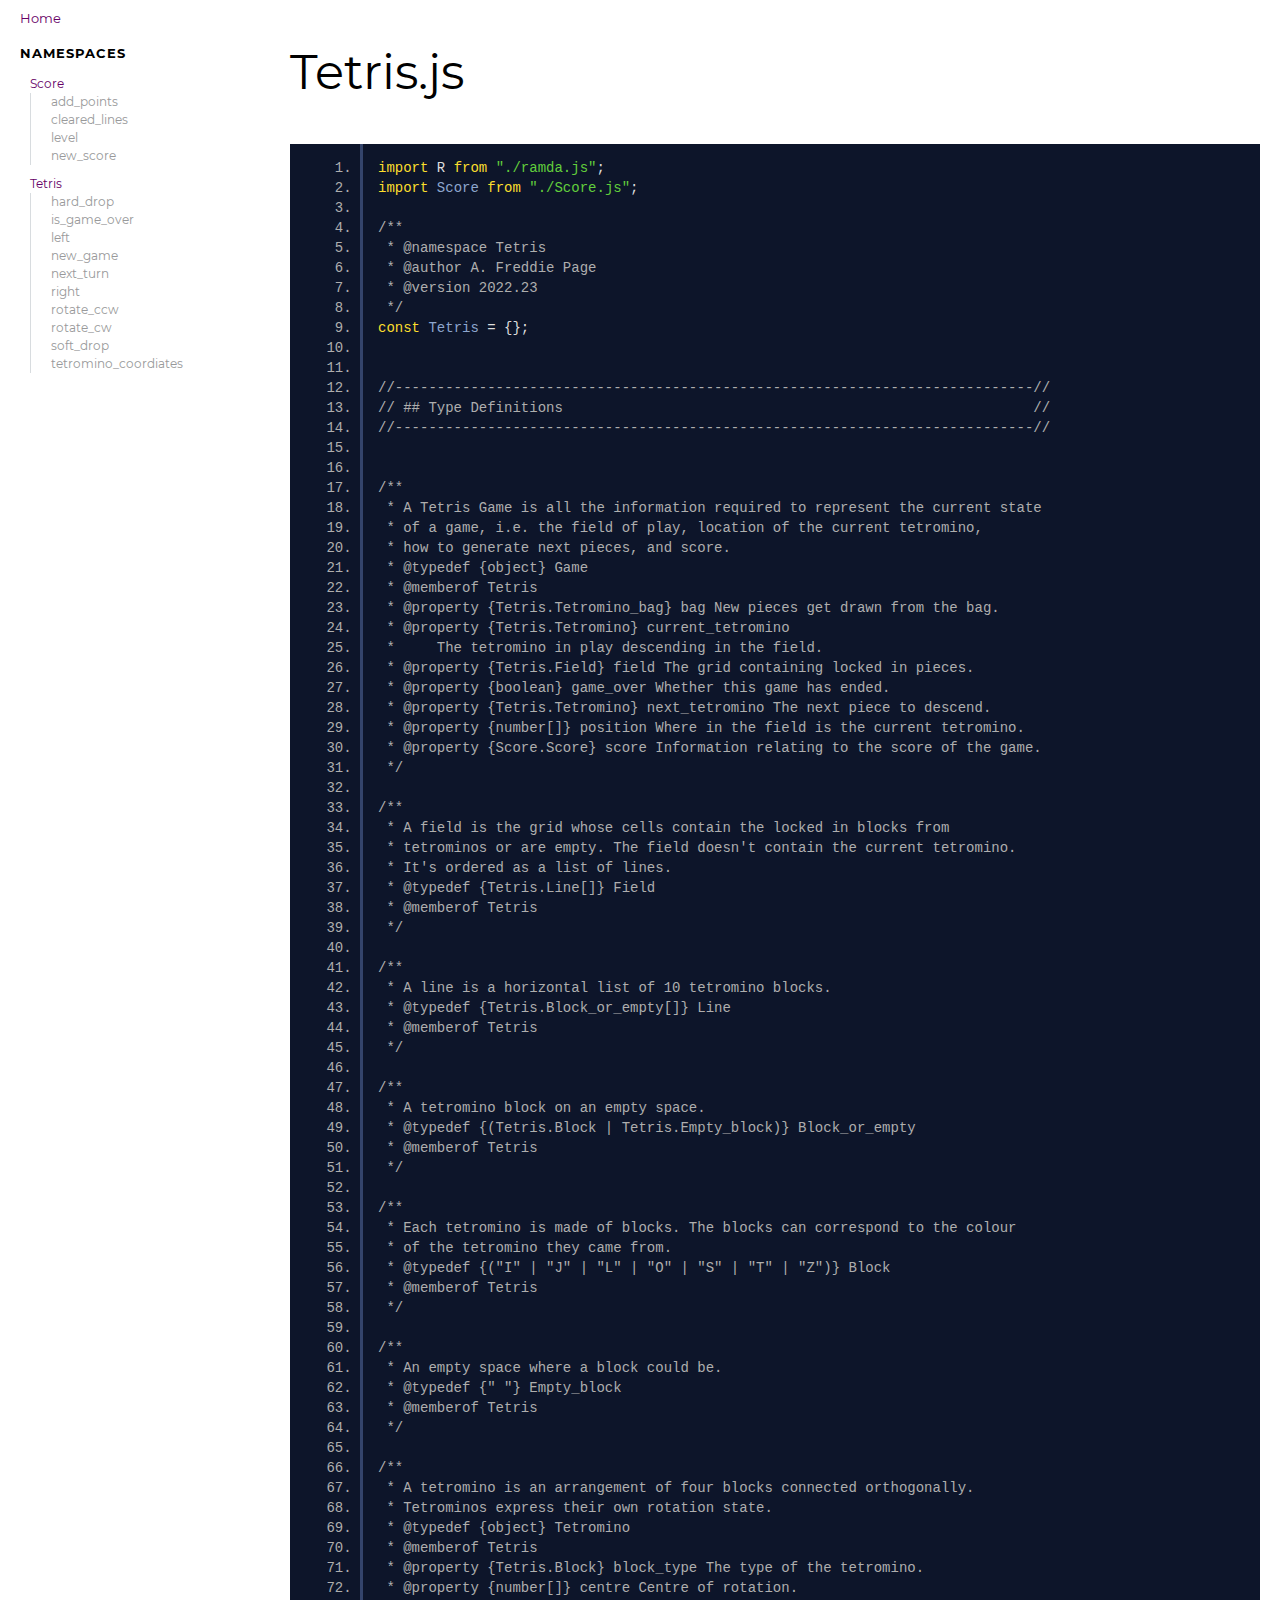
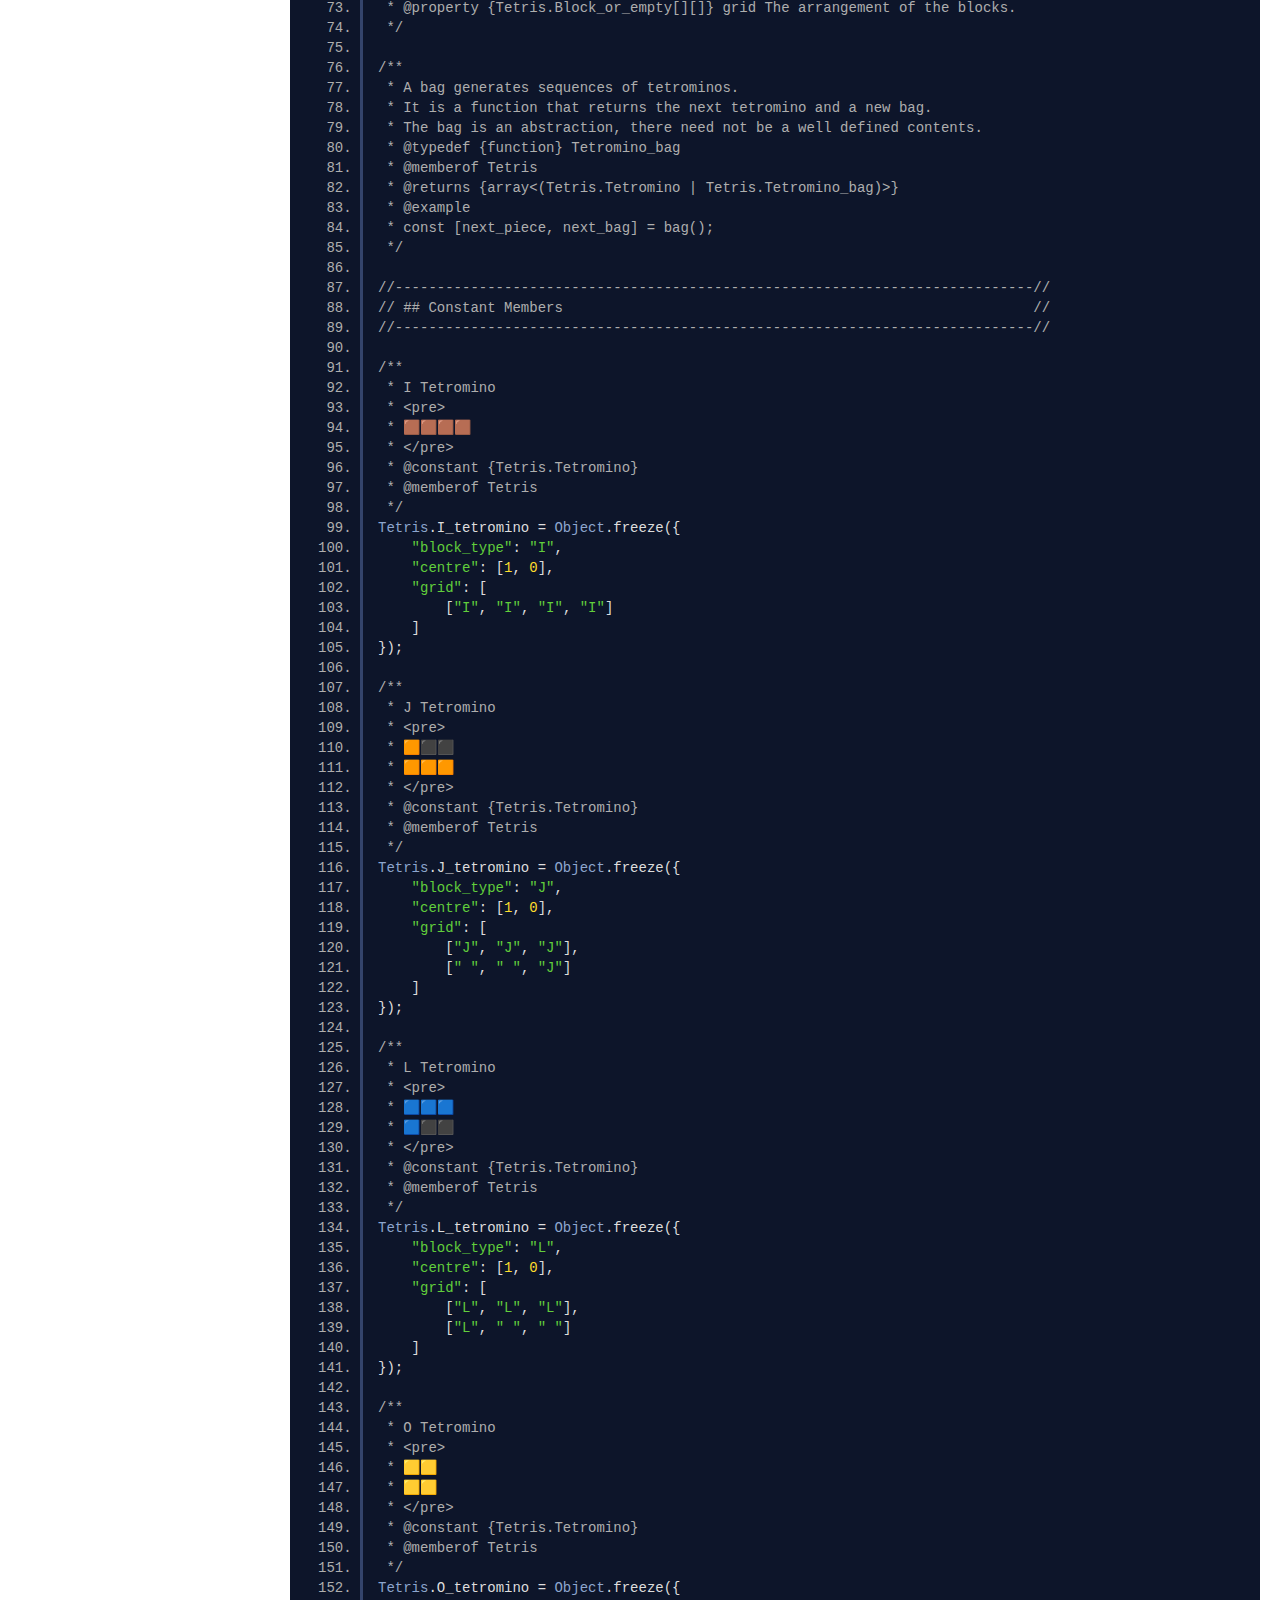
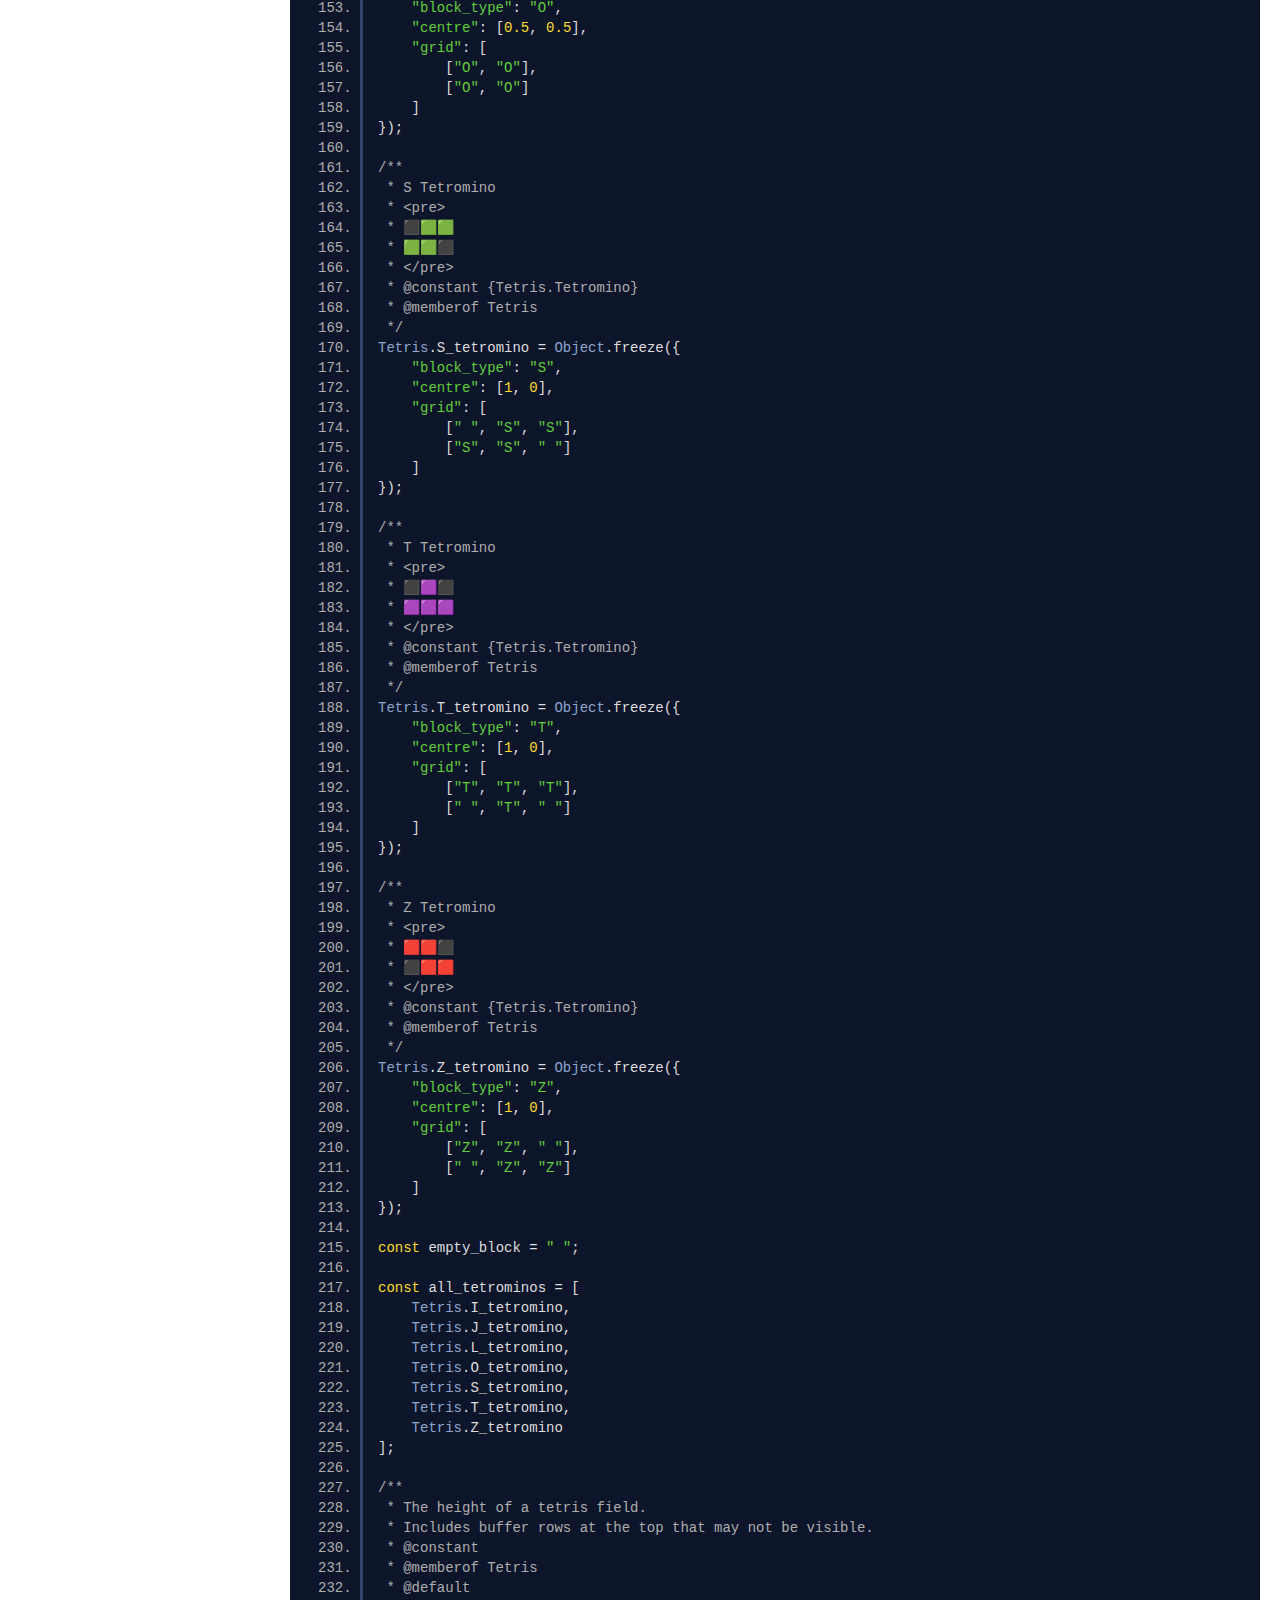
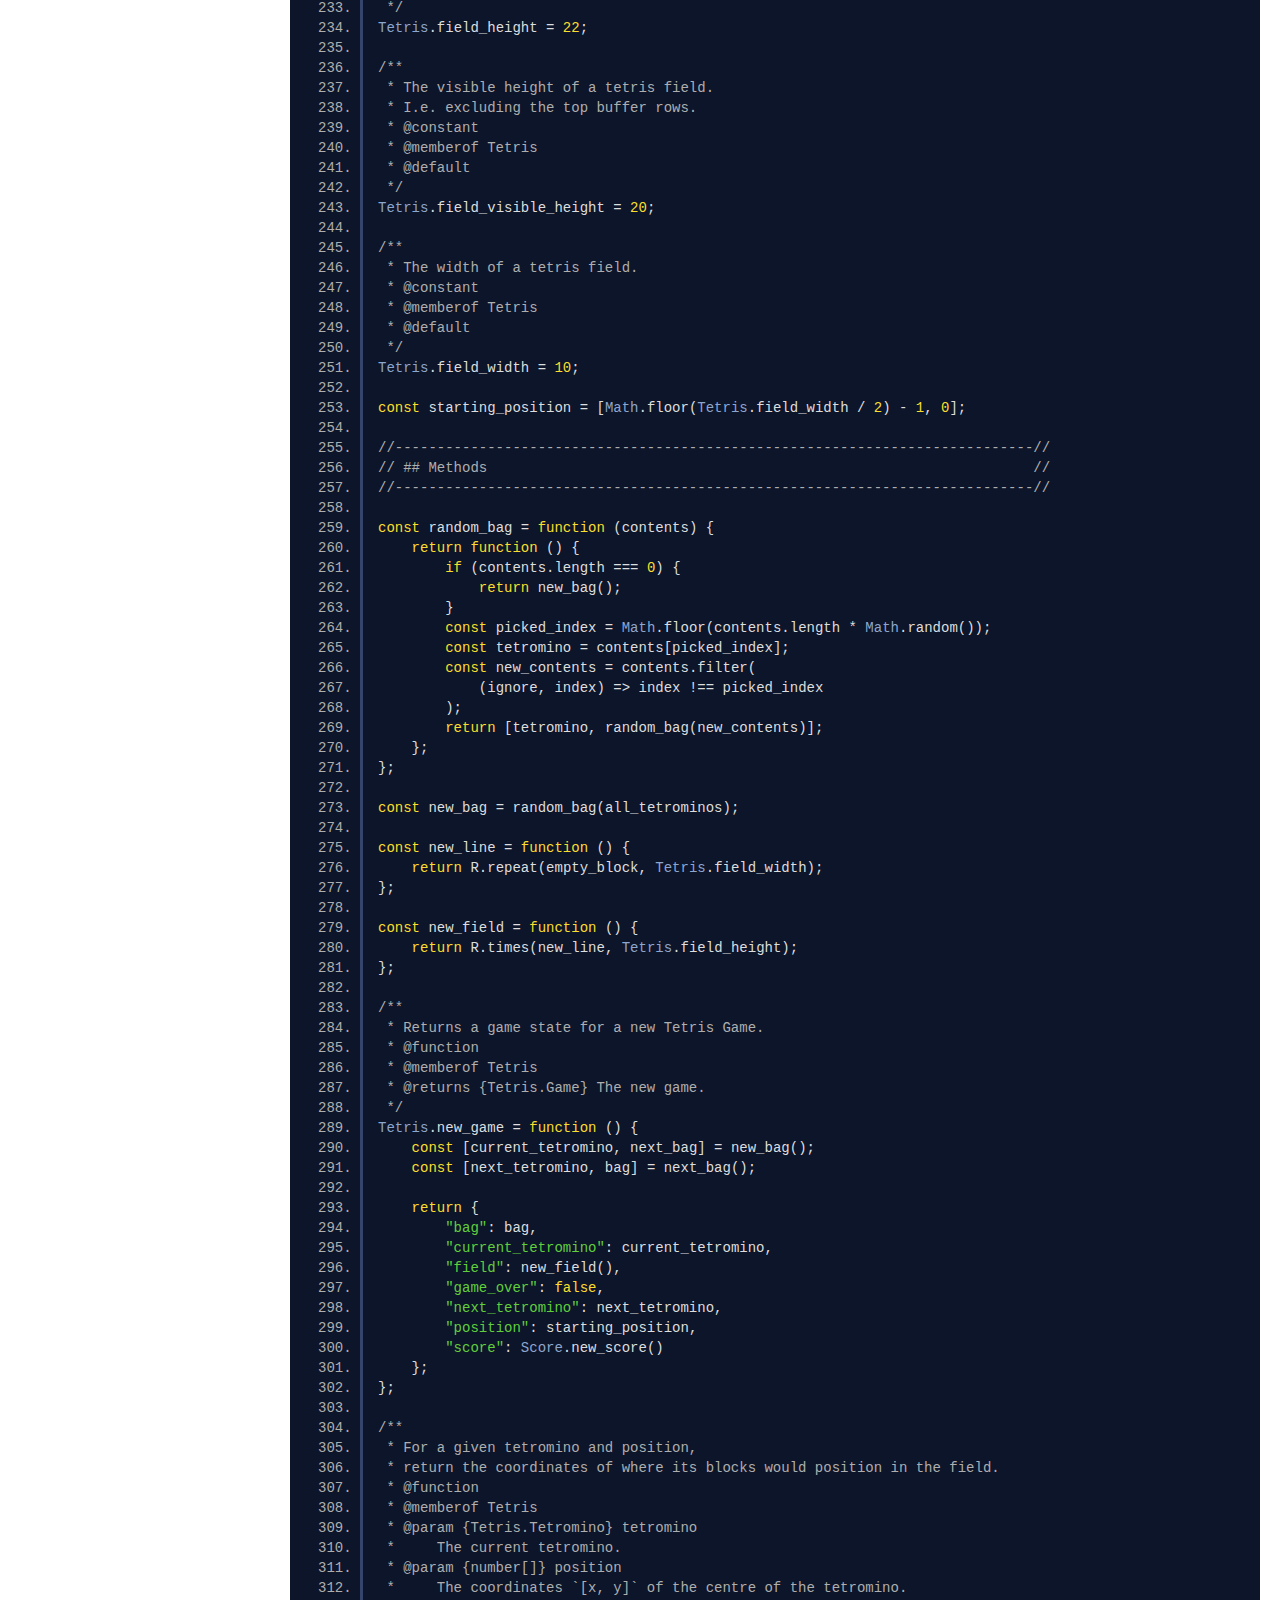
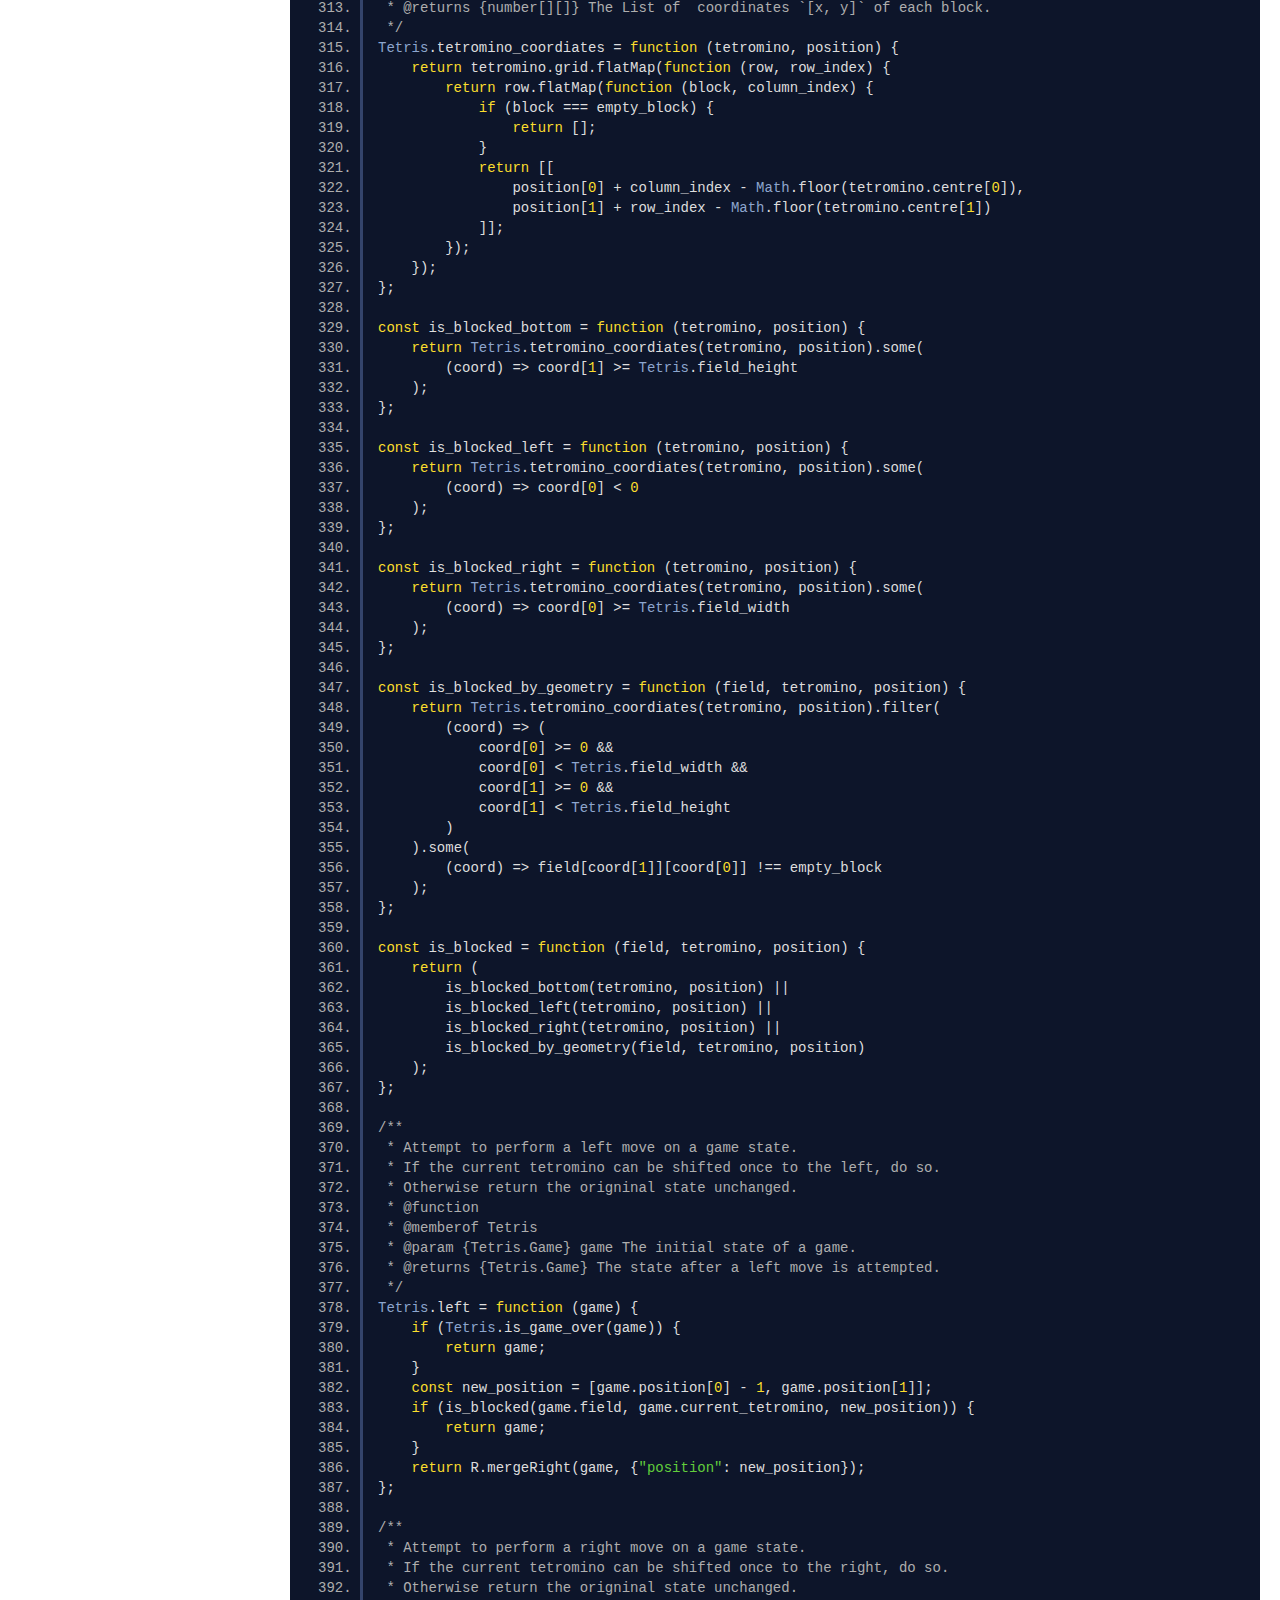
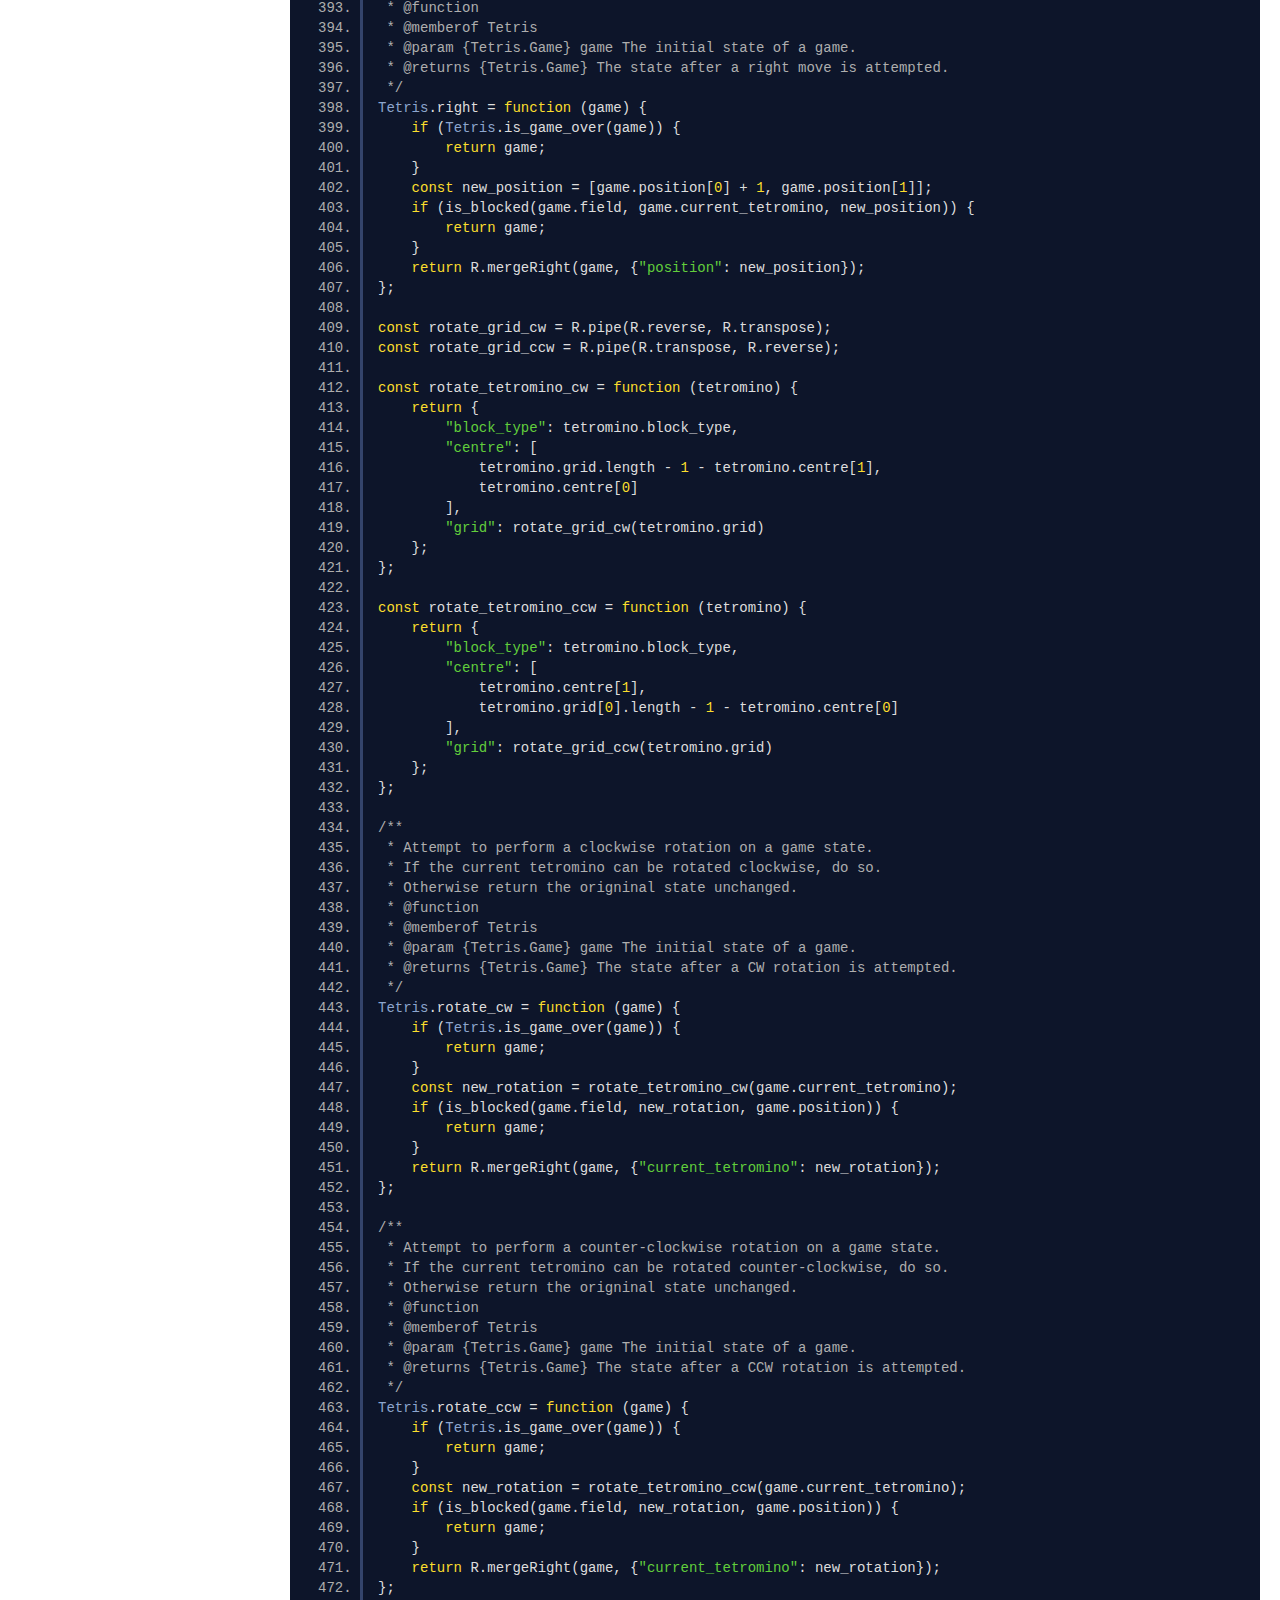
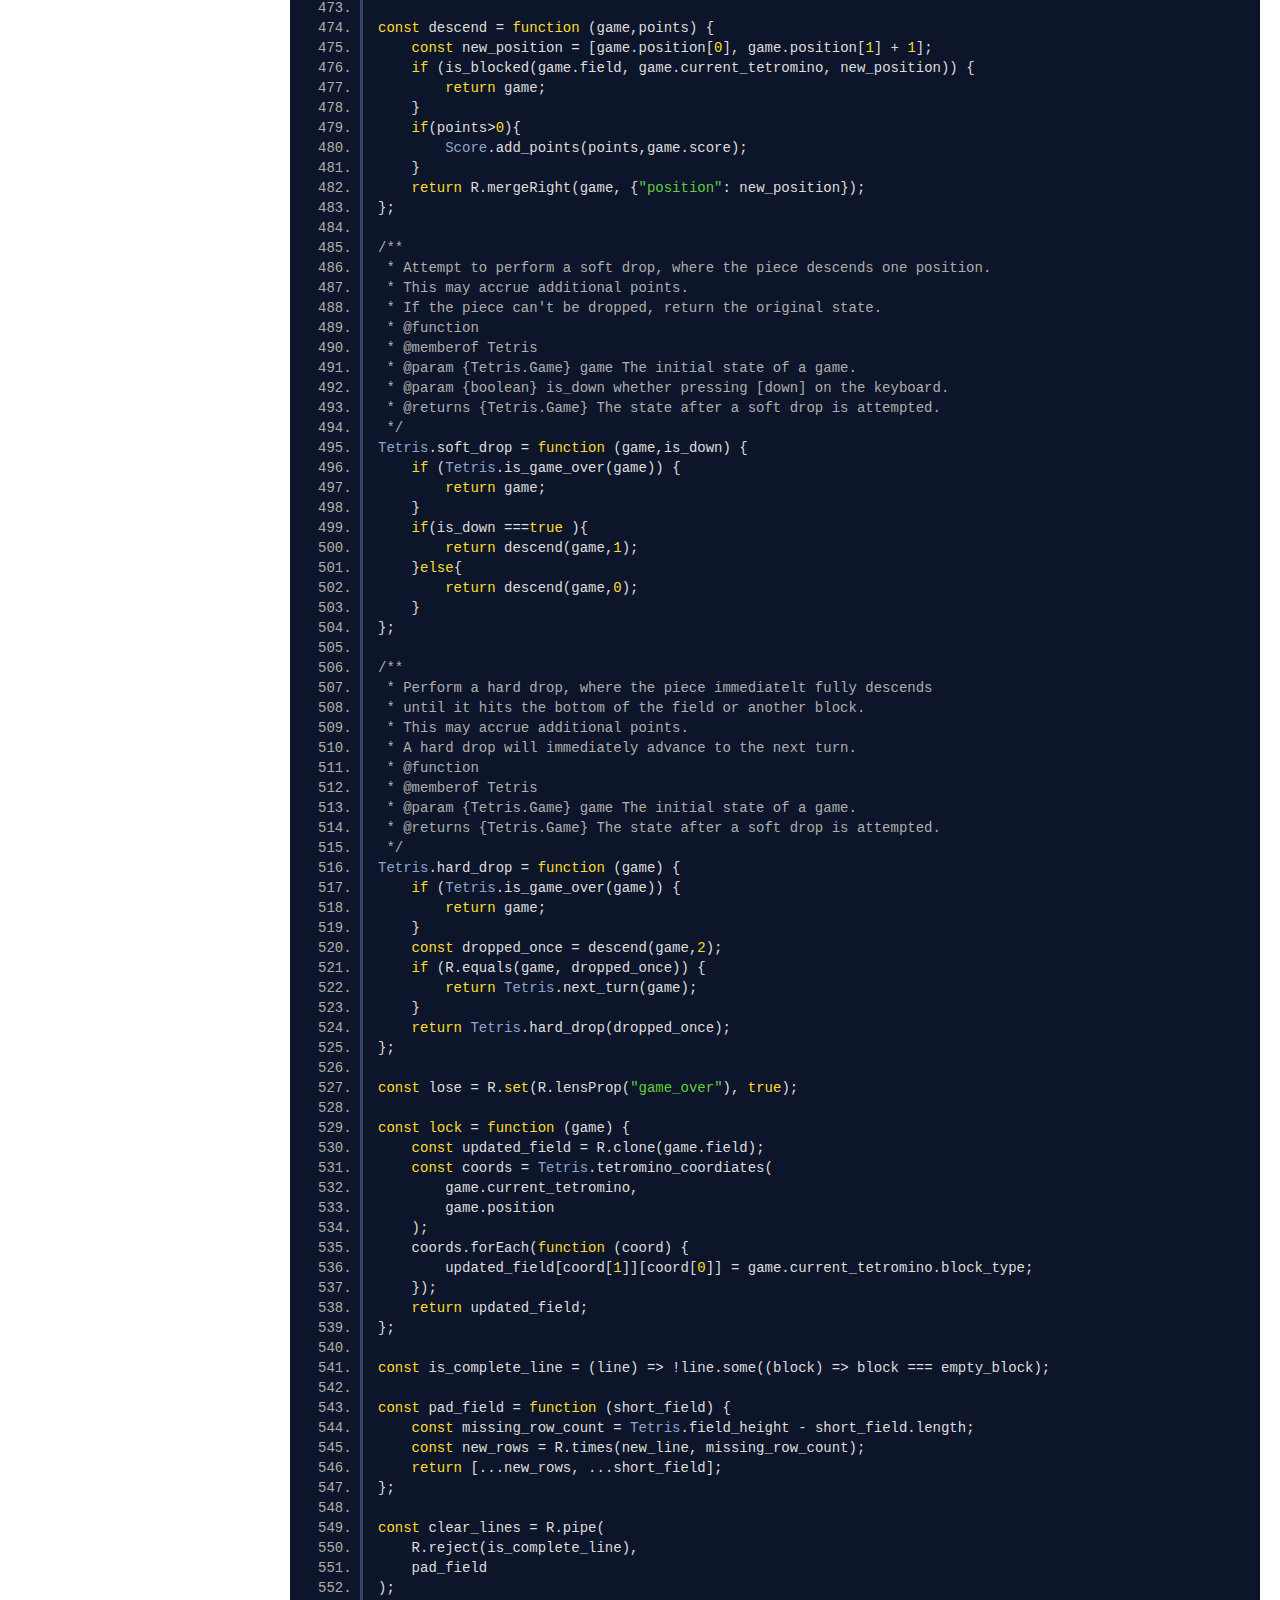
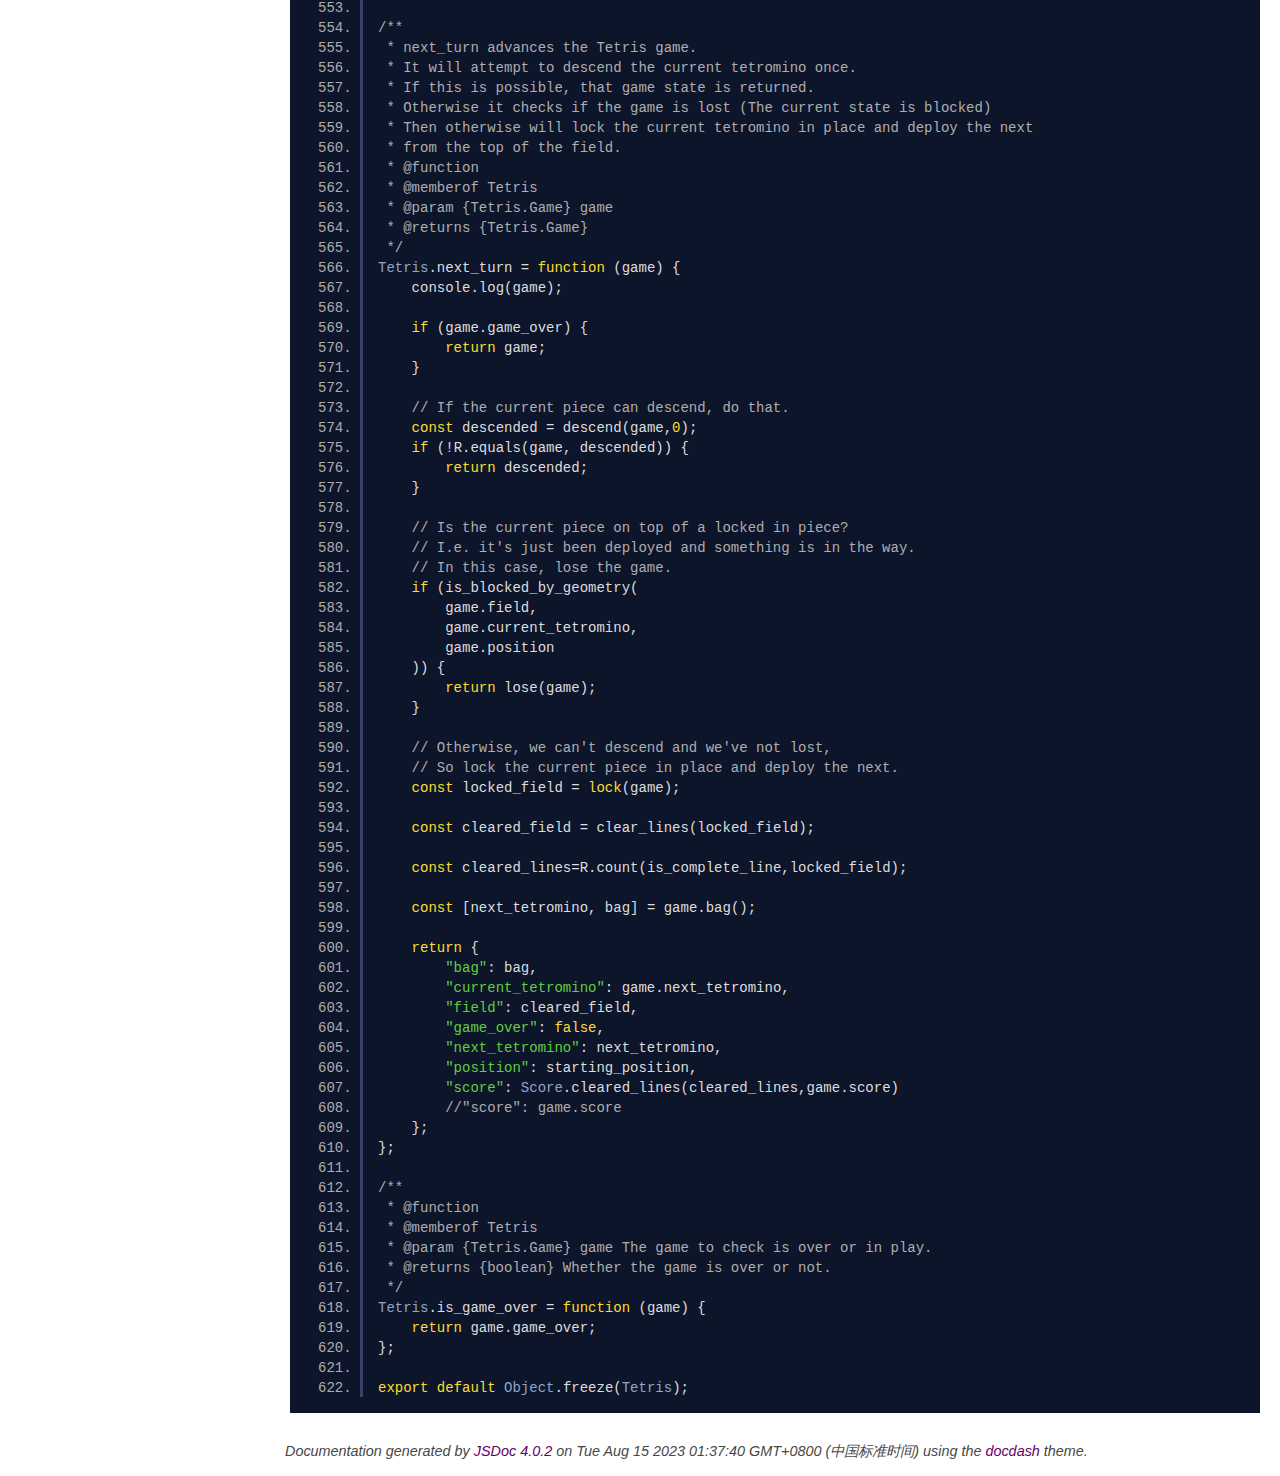
<file: docs/Tetris.js.html>
<!DOCTYPE html>
<html lang="en">
<head>
    
    <meta charset="utf-8">
    <title>Tetris.js - Documentation</title>
    
    
    <script src="scripts/prettify/prettify.js"></script>
    <script src="scripts/prettify/lang-css.js"></script>
    <!--[if lt IE 9]>
      <script src="//html5shiv.googlecode.com/svn/trunk/html5.js"></script>
    <![endif]-->
    <link type="text/css" rel="stylesheet" href="styles/prettify.css">
    <link type="text/css" rel="stylesheet" href="styles/jsdoc.css">
    <script src="scripts/nav.js" defer></script>
    
    <meta name="viewport" content="width=device-width, initial-scale=1.0">
</head>
<body>

<input type="checkbox" id="nav-trigger" class="nav-trigger" />
<label for="nav-trigger" class="navicon-button x">
  <div class="navicon"></div>
</label>

<label for="nav-trigger" class="overlay"></label>

<nav >
    
    
    <h2><a href="index.html">Home</a></h2><h3>Namespaces</h3><ul><li><a href="Score.html">Score</a><ul class='methods'><li data-type='method'><a href="Score.html#.add_points">add_points</a></li><li data-type='method'><a href="Score.html#.cleared_lines">cleared_lines</a></li><li data-type='method'><a href="Score.html#.level">level</a></li><li data-type='method'><a href="Score.html#.new_score">new_score</a></li></ul></li><li><a href="Tetris.html">Tetris</a><ul class='methods'><li data-type='method'><a href="Tetris.html#.hard_drop">hard_drop</a></li><li data-type='method'><a href="Tetris.html#.is_game_over">is_game_over</a></li><li data-type='method'><a href="Tetris.html#.left">left</a></li><li data-type='method'><a href="Tetris.html#.new_game">new_game</a></li><li data-type='method'><a href="Tetris.html#.next_turn">next_turn</a></li><li data-type='method'><a href="Tetris.html#.right">right</a></li><li data-type='method'><a href="Tetris.html#.rotate_ccw">rotate_ccw</a></li><li data-type='method'><a href="Tetris.html#.rotate_cw">rotate_cw</a></li><li data-type='method'><a href="Tetris.html#.soft_drop">soft_drop</a></li><li data-type='method'><a href="Tetris.html#.tetromino_coordiates">tetromino_coordiates</a></li></ul></li></ul>
    
</nav>

<div id="main">
    
    <h1 class="page-title">Tetris.js</h1>
    

    



    
    <section>
        <article>
            <pre class="prettyprint source linenums"><code>import R from "./ramda.js";
import Score from "./Score.js";

/**
 * @namespace Tetris
 * @author A. Freddie Page
 * @version 2022.23
 */
const Tetris = {};


//----------------------------------------------------------------------------//
// ## Type Definitions                                                        //
//----------------------------------------------------------------------------//


/**
 * A Tetris Game is all the information required to represent the current state
 * of a game, i.e. the field of play, location of the current tetromino,
 * how to generate next pieces, and score.
 * @typedef {object} Game
 * @memberof Tetris
 * @property {Tetris.Tetromino_bag} bag New pieces get drawn from the bag.
 * @property {Tetris.Tetromino} current_tetromino
 *     The tetromino in play descending in the field.
 * @property {Tetris.Field} field The grid containing locked in pieces.
 * @property {boolean} game_over Whether this game has ended.
 * @property {Tetris.Tetromino} next_tetromino The next piece to descend.
 * @property {number[]} position Where in the field is the current tetromino.
 * @property {Score.Score} score Information relating to the score of the game.
 */

/**
 * A field is the grid whose cells contain the locked in blocks from
 * tetrominos or are empty. The field doesn't contain the current tetromino.
 * It's ordered as a list of lines.
 * @typedef {Tetris.Line[]} Field
 * @memberof Tetris
 */

/**
 * A line is a horizontal list of 10 tetromino blocks.
 * @typedef {Tetris.Block_or_empty[]} Line
 * @memberof Tetris
 */

/**
 * A tetromino block on an empty space.
 * @typedef {(Tetris.Block | Tetris.Empty_block)} Block_or_empty
 * @memberof Tetris
 */

/**
 * Each tetromino is made of blocks. The blocks can correspond to the colour
 * of the tetromino they came from.
 * @typedef {("I" | "J" | "L" | "O" | "S" | "T" | "Z")} Block
 * @memberof Tetris
 */

/**
 * An empty space where a block could be.
 * @typedef {" "} Empty_block
 * @memberof Tetris
 */

/**
 * A tetromino is an arrangement of four blocks connected orthogonally.
 * Tetrominos express their own rotation state.
 * @typedef {object} Tetromino
 * @memberof Tetris
 * @property {Tetris.Block} block_type The type of the tetromino.
 * @property {number[]} centre Centre of rotation.
 * @property {Tetris.Block_or_empty[][]} grid The arrangement of the blocks.
 */

/**
 * A bag generates sequences of tetrominos.
 * It is a function that returns the next tetromino and a new bag.
 * The bag is an abstraction, there need not be a well defined contents.
 * @typedef {function} Tetromino_bag
 * @memberof Tetris
 * @returns {array&lt;(Tetris.Tetromino | Tetris.Tetromino_bag)>}
 * @example
 * const [next_piece, next_bag] = bag();
 */

//----------------------------------------------------------------------------//
// ## Constant Members                                                        //
//----------------------------------------------------------------------------//

/**
 * I Tetromino
 * &lt;pre>
 * 🟫🟫🟫🟫
 * &lt;/pre>
 * @constant {Tetris.Tetromino}
 * @memberof Tetris
 */
Tetris.I_tetromino = Object.freeze({
    "block_type": "I",
    "centre": [1, 0],
    "grid": [
        ["I", "I", "I", "I"]
    ]
});

/**
 * J Tetromino
 * &lt;pre>
 * 🟧⬛⬛
 * 🟧🟧🟧
 * &lt;/pre>
 * @constant {Tetris.Tetromino}
 * @memberof Tetris
 */
Tetris.J_tetromino = Object.freeze({
    "block_type": "J",
    "centre": [1, 0],
    "grid": [
        ["J", "J", "J"],
        [" ", " ", "J"]
    ]
});

/**
 * L Tetromino
 * &lt;pre>
 * 🟦🟦🟦
 * 🟦⬛⬛
 * &lt;/pre>
 * @constant {Tetris.Tetromino}
 * @memberof Tetris
 */
Tetris.L_tetromino = Object.freeze({
    "block_type": "L",
    "centre": [1, 0],
    "grid": [
        ["L", "L", "L"],
        ["L", " ", " "]
    ]
});

/**
 * O Tetromino
 * &lt;pre>
 * 🟨🟨
 * 🟨🟨
 * &lt;/pre>
 * @constant {Tetris.Tetromino}
 * @memberof Tetris
 */
Tetris.O_tetromino = Object.freeze({
    "block_type": "O",
    "centre": [0.5, 0.5],
    "grid": [
        ["O", "O"],
        ["O", "O"]
    ]
});

/**
 * S Tetromino
 * &lt;pre>
 * ⬛🟩🟩
 * 🟩🟩⬛
 * &lt;/pre>
 * @constant {Tetris.Tetromino}
 * @memberof Tetris
 */
Tetris.S_tetromino = Object.freeze({
    "block_type": "S",
    "centre": [1, 0],
    "grid": [
        [" ", "S", "S"],
        ["S", "S", " "]
    ]
});

/**
 * T Tetromino
 * &lt;pre>
 * ⬛🟪⬛
 * 🟪🟪🟪
 * &lt;/pre>
 * @constant {Tetris.Tetromino}
 * @memberof Tetris
 */
Tetris.T_tetromino = Object.freeze({
    "block_type": "T",
    "centre": [1, 0],
    "grid": [
        ["T", "T", "T"],
        [" ", "T", " "]
    ]
});

/**
 * Z Tetromino
 * &lt;pre>
 * 🟥🟥⬛
 * ⬛🟥🟥
 * &lt;/pre>
 * @constant {Tetris.Tetromino}
 * @memberof Tetris
 */
Tetris.Z_tetromino = Object.freeze({
    "block_type": "Z",
    "centre": [1, 0],
    "grid": [
        ["Z", "Z", " "],
        [" ", "Z", "Z"]
    ]
});

const empty_block = " ";

const all_tetrominos = [
    Tetris.I_tetromino,
    Tetris.J_tetromino,
    Tetris.L_tetromino,
    Tetris.O_tetromino,
    Tetris.S_tetromino,
    Tetris.T_tetromino,
    Tetris.Z_tetromino
];

/**
 * The height of a tetris field.
 * Includes buffer rows at the top that may not be visible.
 * @constant
 * @memberof Tetris
 * @default
 */
Tetris.field_height = 22;

/**
 * The visible height of a tetris field.
 * I.e. excluding the top buffer rows.
 * @constant
 * @memberof Tetris
 * @default
 */
Tetris.field_visible_height = 20;

/**
 * The width of a tetris field.
 * @constant
 * @memberof Tetris
 * @default
 */
Tetris.field_width = 10;

const starting_position = [Math.floor(Tetris.field_width / 2) - 1, 0];

//----------------------------------------------------------------------------//
// ## Methods                                                                 //
//----------------------------------------------------------------------------//

const random_bag = function (contents) {
    return function () {
        if (contents.length === 0) {
            return new_bag();
        }
        const picked_index = Math.floor(contents.length * Math.random());
        const tetromino = contents[picked_index];
        const new_contents = contents.filter(
            (ignore, index) => index !== picked_index
        );
        return [tetromino, random_bag(new_contents)];
    };
};

const new_bag = random_bag(all_tetrominos);

const new_line = function () {
    return R.repeat(empty_block, Tetris.field_width);
};

const new_field = function () {
    return R.times(new_line, Tetris.field_height);
};

/**
 * Returns a game state for a new Tetris Game.
 * @function
 * @memberof Tetris
 * @returns {Tetris.Game} The new game.
 */
Tetris.new_game = function () {
    const [current_tetromino, next_bag] = new_bag();
    const [next_tetromino, bag] = next_bag();

    return {
        "bag": bag,
        "current_tetromino": current_tetromino,
        "field": new_field(),
        "game_over": false,
        "next_tetromino": next_tetromino,
        "position": starting_position,
        "score": Score.new_score()
    };
};

/**
 * For a given tetromino and position,
 * return the coordinates of where its blocks would position in the field.
 * @function
 * @memberof Tetris
 * @param {Tetris.Tetromino} tetromino
 *     The current tetromino.
 * @param {number[]} position
 *     The coordinates `[x, y]` of the centre of the tetromino.
 * @returns {number[][]} The List of  coordinates `[x, y]` of each block.
 */
Tetris.tetromino_coordiates = function (tetromino, position) {
    return tetromino.grid.flatMap(function (row, row_index) {
        return row.flatMap(function (block, column_index) {
            if (block === empty_block) {
                return [];
            }
            return [[
                position[0] + column_index - Math.floor(tetromino.centre[0]),
                position[1] + row_index - Math.floor(tetromino.centre[1])
            ]];
        });
    });
};

const is_blocked_bottom = function (tetromino, position) {
    return Tetris.tetromino_coordiates(tetromino, position).some(
        (coord) => coord[1] >= Tetris.field_height
    );
};

const is_blocked_left = function (tetromino, position) {
    return Tetris.tetromino_coordiates(tetromino, position).some(
        (coord) => coord[0] &lt; 0
    );
};

const is_blocked_right = function (tetromino, position) {
    return Tetris.tetromino_coordiates(tetromino, position).some(
        (coord) => coord[0] >= Tetris.field_width
    );
};

const is_blocked_by_geometry = function (field, tetromino, position) {
    return Tetris.tetromino_coordiates(tetromino, position).filter(
        (coord) => (
            coord[0] >= 0 &amp;&amp;
            coord[0] &lt; Tetris.field_width &amp;&amp;
            coord[1] >= 0 &amp;&amp;
            coord[1] &lt; Tetris.field_height
        )
    ).some(
        (coord) => field[coord[1]][coord[0]] !== empty_block
    );
};

const is_blocked = function (field, tetromino, position) {
    return (
        is_blocked_bottom(tetromino, position) ||
        is_blocked_left(tetromino, position) ||
        is_blocked_right(tetromino, position) ||
        is_blocked_by_geometry(field, tetromino, position)
    );
};

/**
 * Attempt to perform a left move on a game state.
 * If the current tetromino can be shifted once to the left, do so.
 * Otherwise return the origninal state unchanged.
 * @function
 * @memberof Tetris
 * @param {Tetris.Game} game The initial state of a game.
 * @returns {Tetris.Game} The state after a left move is attempted.
 */
Tetris.left = function (game) {
    if (Tetris.is_game_over(game)) {
        return game;
    }
    const new_position = [game.position[0] - 1, game.position[1]];
    if (is_blocked(game.field, game.current_tetromino, new_position)) {
        return game;
    }
    return R.mergeRight(game, {"position": new_position});
};

/**
 * Attempt to perform a right move on a game state.
 * If the current tetromino can be shifted once to the right, do so.
 * Otherwise return the origninal state unchanged.
 * @function
 * @memberof Tetris
 * @param {Tetris.Game} game The initial state of a game.
 * @returns {Tetris.Game} The state after a right move is attempted.
 */
Tetris.right = function (game) {
    if (Tetris.is_game_over(game)) {
        return game;
    }
    const new_position = [game.position[0] + 1, game.position[1]];
    if (is_blocked(game.field, game.current_tetromino, new_position)) {
        return game;
    }
    return R.mergeRight(game, {"position": new_position});
};

const rotate_grid_cw = R.pipe(R.reverse, R.transpose);
const rotate_grid_ccw = R.pipe(R.transpose, R.reverse);

const rotate_tetromino_cw = function (tetromino) {
    return {
        "block_type": tetromino.block_type,
        "centre": [
            tetromino.grid.length - 1 - tetromino.centre[1],
            tetromino.centre[0]
        ],
        "grid": rotate_grid_cw(tetromino.grid)
    };
};

const rotate_tetromino_ccw = function (tetromino) {
    return {
        "block_type": tetromino.block_type,
        "centre": [
            tetromino.centre[1],
            tetromino.grid[0].length - 1 - tetromino.centre[0]
        ],
        "grid": rotate_grid_ccw(tetromino.grid)
    };
};

/**
 * Attempt to perform a clockwise rotation on a game state.
 * If the current tetromino can be rotated clockwise, do so.
 * Otherwise return the origninal state unchanged.
 * @function
 * @memberof Tetris
 * @param {Tetris.Game} game The initial state of a game.
 * @returns {Tetris.Game} The state after a CW rotation is attempted.
 */
Tetris.rotate_cw = function (game) {
    if (Tetris.is_game_over(game)) {
        return game;
    }
    const new_rotation = rotate_tetromino_cw(game.current_tetromino);
    if (is_blocked(game.field, new_rotation, game.position)) {
        return game;
    }
    return R.mergeRight(game, {"current_tetromino": new_rotation});
};

/**
 * Attempt to perform a counter-clockwise rotation on a game state.
 * If the current tetromino can be rotated counter-clockwise, do so.
 * Otherwise return the origninal state unchanged.
 * @function
 * @memberof Tetris
 * @param {Tetris.Game} game The initial state of a game.
 * @returns {Tetris.Game} The state after a CCW rotation is attempted.
 */
Tetris.rotate_ccw = function (game) {
    if (Tetris.is_game_over(game)) {
        return game;
    }
    const new_rotation = rotate_tetromino_ccw(game.current_tetromino);
    if (is_blocked(game.field, new_rotation, game.position)) {
        return game;
    }
    return R.mergeRight(game, {"current_tetromino": new_rotation});
};

const descend = function (game,points) {
    const new_position = [game.position[0], game.position[1] + 1];
    if (is_blocked(game.field, game.current_tetromino, new_position)) {
        return game;
    }
    if(points>0){
        Score.add_points(points,game.score);
    }
    return R.mergeRight(game, {"position": new_position});
};

/**
 * Attempt to perform a soft drop, where the piece descends one position.
 * This may accrue additional points.
 * If the piece can't be dropped, return the original state.
 * @function
 * @memberof Tetris
 * @param {Tetris.Game} game The initial state of a game.
 * @param {boolean} is_down whether pressing [down] on the keyboard.
 * @returns {Tetris.Game} The state after a soft drop is attempted.
 */
Tetris.soft_drop = function (game,is_down) {
    if (Tetris.is_game_over(game)) {
        return game;
    }
    if(is_down ===true ){
        return descend(game,1);
    }else{
        return descend(game,0);
    }
};

/**
 * Perform a hard drop, where the piece immediatelt fully descends
 * until it hits the bottom of the field or another block.
 * This may accrue additional points.
 * A hard drop will immediately advance to the next turn.
 * @function
 * @memberof Tetris
 * @param {Tetris.Game} game The initial state of a game.
 * @returns {Tetris.Game} The state after a soft drop is attempted.
 */
Tetris.hard_drop = function (game) {
    if (Tetris.is_game_over(game)) {
        return game;
    }
    const dropped_once = descend(game,2);
    if (R.equals(game, dropped_once)) {
        return Tetris.next_turn(game);
    }
    return Tetris.hard_drop(dropped_once);
};

const lose = R.set(R.lensProp("game_over"), true);

const lock = function (game) {
    const updated_field = R.clone(game.field);
    const coords = Tetris.tetromino_coordiates(
        game.current_tetromino,
        game.position
    );
    coords.forEach(function (coord) {
        updated_field[coord[1]][coord[0]] = game.current_tetromino.block_type;
    });
    return updated_field;
};

const is_complete_line = (line) => !line.some((block) => block === empty_block);

const pad_field = function (short_field) {
    const missing_row_count = Tetris.field_height - short_field.length;
    const new_rows = R.times(new_line, missing_row_count);
    return [...new_rows, ...short_field];
};

const clear_lines = R.pipe(
    R.reject(is_complete_line),
    pad_field
);

/**
 * next_turn advances the Tetris game.
 * It will attempt to descend the current tetromino once.
 * If this is possible, that game state is returned.
 * Otherwise it checks if the game is lost (The current state is blocked)
 * Then otherwise will lock the current tetromino in place and deploy the next
 * from the top of the field.
 * @function
 * @memberof Tetris
 * @param {Tetris.Game} game
 * @returns {Tetris.Game}
 */
Tetris.next_turn = function (game) {
    console.log(game);

    if (game.game_over) {
        return game;
    }

    // If the current piece can descend, do that.
    const descended = descend(game,0);
    if (!R.equals(game, descended)) {
        return descended;
    }

    // Is the current piece on top of a locked in piece?
    // I.e. it's just been deployed and something is in the way.
    // In this case, lose the game.
    if (is_blocked_by_geometry(
        game.field,
        game.current_tetromino,
        game.position
    )) {
        return lose(game);
    }

    // Otherwise, we can't descend and we've not lost,
    // So lock the current piece in place and deploy the next.
    const locked_field = lock(game);

    const cleared_field = clear_lines(locked_field);
    
    const cleared_lines=R.count(is_complete_line,locked_field);

    const [next_tetromino, bag] = game.bag();

    return {
        "bag": bag,
        "current_tetromino": game.next_tetromino,
        "field": cleared_field,
        "game_over": false,
        "next_tetromino": next_tetromino,
        "position": starting_position,
        "score": Score.cleared_lines(cleared_lines,game.score)
        //"score": game.score
    };
};

/**
 * @function
 * @memberof Tetris
 * @param {Tetris.Game} game The game to check is over or in play.
 * @returns {boolean} Whether the game is over or not.
 */
Tetris.is_game_over = function (game) {
    return game.game_over;
};

export default Object.freeze(Tetris);
</code></pre>
        </article>
    </section>




    
    
</div>

<br class="clear">

<footer>
    Documentation generated by <a href="https://github.com/jsdoc3/jsdoc">JSDoc 4.0.2</a> on Tue Aug 15 2023 01:37:40 GMT+0800 (中国标准时间) using the <a href="https://github.com/clenemt/docdash">docdash</a> theme.
</footer>

<script>prettyPrint();</script>
<script src="scripts/polyfill.js"></script>
<script src="scripts/linenumber.js"></script>



</body>
</html>
</file>
<file: docs/styles/prettify.css>
.pln {
  color: #ddd;
}

/* string content */
.str {
  color: #61ce3c;
}

/* a keyword */
.kwd {
  color: #fbde2d;
}

/* a comment */
.com {
  color: #aeaeae;
}

/* a type name */
.typ {
  color: #8da6ce;
}

/* a literal value */
.lit {
  color: #fbde2d;
}

/* punctuation */
.pun {
  color: #ddd;
}

/* lisp open bracket */
.opn {
  color: #000000;
}

/* lisp close bracket */
.clo {
  color: #000000;
}

/* a markup tag name */
.tag {
  color: #8da6ce;
}

/* a markup attribute name */
.atn {
  color: #fbde2d;
}

/* a markup attribute value */
.atv {
  color: #ddd;
}

/* a declaration */
.dec {
  color: #EF5050;
}

/* a variable name */
.var {
  color: #c82829;
}

/* a function name */
.fun {
  color: #4271ae;
}

/* Specify class=linenums on a pre to get line numbering */
ol.linenums {
  margin-top: 0;
  margin-bottom: 0;
  padding-bottom: 2px;
}
</file>
<file: docs/styles/jsdoc.css>
* {
  box-sizing: border-box
}

html, body {
  height: 100%;
  width: 100%;
}

body {
  color: #4d4e53;
  background-color: white;
  margin: 0 auto;
  padding: 0 20px;
  font-family: 'Helvetica Neue', Helvetica, sans-serif;
  font-size: 16px;
}

img {
  max-width: 100%;
}

a,
a:active {
  color: #606;
  text-decoration: none;
}

a:hover {
  text-decoration: none;
}

article a {
  border-bottom: 1px solid #ddd;
}

article a:hover, article a:active {
  border-bottom-color: #222;
}

article .description a {
    word-break: break-word;
}

p, ul, ol, blockquote {
  margin-bottom: 1em;
  line-height: 160%;
}

h1, h2, h3, h4, h5, h6 {
  font-family: 'Montserrat', sans-serif;
}

h1, h2, h3, h4, h5, h6 {
  color: #000;
  font-weight: 400;
  margin: 0;
}

h1 {
  font-weight: 300;
  font-size: 48px;
  margin: 1em 0 .5em;
}

h1.page-title {
  font-size: 48px;
  margin: 1em 30px;
  line-height: 100%;
  word-wrap: break-word;
}

h2 {
  font-size: 24px;
  margin: 1.5em 0 .3em;
}

h3 {
  font-size: 24px;
  margin: 1.2em 0 .3em;
}

h4 {
  font-size: 18px;
  margin: 1em 0 .2em;
  color: #4d4e53;
}

h4.name {
  color: #fff;
  background: #6d426d;
  box-shadow: 0 .25em .5em #d3d3d3;
  border-top: 1px solid #d3d3d3;
  border-bottom: 1px solid #d3d3d3;
  margin: 1.5em 0 0.5em;
  padding: .75em 0 .75em 10px;
}

h4.name a {
  color: #fc83ff;
}

h4.name a:hover {
  border-bottom-color: #fc83ff;
}

h5, .container-overview .subsection-title {
  font-size: 120%;
  letter-spacing: -0.01em;
  margin: 8px 0 3px 0;
}

h6 {
  font-size: 100%;
  letter-spacing: -0.01em;
  margin: 6px 0 3px 0;
  font-style: italic;
}

.usertext h1 {
  font-family: "Source Sans Pro";
  font-size: 24px;
  margin: 2.5em 0 1em;
  font-weight: 400;
}

.usertext h2 {
  font-family: "Source Sans Pro";
  font-size: 18px;
  margin: 2em 0 0.5em;
  font-weight: 400;

}

.usertext h3 {
  font-family: "Source Sans Pro";
  font-size: 15px;
  margin: 1.5em 0 0;
  font-weight: 400;
}

.usertext h4 {
  font-family: "Source Sans Pro";
  font-size: 14px;
  margin: 0 0 0;
  font-weight: 400;
}

.usertext h5 {
  font-size: 12px;
  margin: 1em 0 0;
  font-weight: normal;
  color: #666;
}

.usertext h6 {
  font-size: 11px;
  margin: 1em 0 0;
  font-weight: normal;
  font-style: normal;
  color: #666;
}


tt, code, kbd, samp, pre {
  font-family: Consolas, Monaco, 'Andale Mono', monospace;
  background: #f4f4f4;
}

tt, code, kbd, samp{
  padding: 1px 5px;
}

pre {
  padding-bottom: 1em;
}  

.class-description {
  font-size: 130%;
  line-height: 140%;
  margin-bottom: 1em;
  margin-top: 1em;
}

.class-description:empty {
  margin: 0
}

#main {
  float: right;
  width: calc(100% - 240px);
}

header {
  display: block
}

section {
  display: block;
  background-color: #fff;
  padding: 0 0 0 30px;
}

.variation {
  display: none
}

.signature-attributes {
  font-size: 60%;
  color: #eee;
  font-style: italic;
  font-weight: lighter;
}

nav {
  float: left;
  display: block;
  width: 250px;
  background: #fff;
  overflow: auto;
  position: fixed;
  height: 100%;
}

nav #nav-search{
    width: 210px;
    height: 30px;
    padding: 5px 10px;
    font-size: 12px;
    line-height: 1.5;
    border-radius: 3px;
    margin-right: 20px;
    margin-top: 20px;
}

nav.wrap a{
    word-wrap: break-word;
}

nav h3 {
  margin-top: 12px;
  font-size: 13px;
  text-transform: uppercase;
  letter-spacing: 1px;
  font-weight: 700;
  line-height: 24px;
  margin: 15px 0 10px;
  padding: 0;
  color: #000;
}

nav h3.collapsed_header {
  cursor: pointer;
}

nav ul {
  font-family: 'Lucida Grande', 'Lucida Sans Unicode', arial, sans-serif;
  font-size: 100%;
  line-height: 17px;
  padding: 0;
  margin: 0;
  list-style-type: none;
}

nav ul a,
nav ul a:active {
  font-family: 'Montserrat', sans-serif;
  line-height: 18px;
  padding: 0;
  display: block;
  font-size: 12px;
}

nav a:hover,
nav a:active {
  color: #606;
}

nav > ul {
  padding: 0 10px;
}

nav > ul > li > a {
  color: #606;
  margin-top: 10px;
}

nav ul ul a {
  color: hsl(207, 1%, 60%);
  border-left: 1px solid hsl(207, 10%, 86%);
}

nav ul ul a,
nav ul ul a:active {
  padding-left: 20px
}

nav h2 {
   font-size: 13px;
   margin: 10px 0 0 0;
   padding: 0;
}

nav > h2 > a {
   margin: 10px 0 -10px;
   color: #606 !important;
}

footer {
  color: hsl(0, 0%, 28%);
  margin-left: 250px;
  display: block;
  padding: 15px;
  font-style: italic;
  font-size: 90%;
}

.ancestors {
  color: #999
}

.ancestors a {
   color: #999 !important;
}

.clear {
  clear: both
}

.important {
  font-weight: bold;
  color: #950B02;
}

.yes-def {
  text-indent: -1000px
}

.type-signature {
  color: #CA79CA
}

.type-signature:last-child {
  color: #eee;
}

.name, .signature {
  font-family: Consolas, Monaco, 'Andale Mono', monospace
}

.signature {
    color: #fc83ff;
}

.details {
  margin-top: 6px;
  border-left: 2px solid #DDD;
  line-height: 20px;
  font-size: 14px;
}

.details dt {
   width: auto;
   float: left;
   padding-left: 10px;
}

.details dd {
   margin-left: 70px;
   margin-top: 6px;
   margin-bottom: 6px;
}

.details ul {
   margin: 0
}

.details ul {
   list-style-type: none
}

.details pre.prettyprint {
   margin: 0
}

.details .object-value {
   padding-top: 0
}

.description {
  margin-bottom: 1em;
  margin-top: 1em;
}

.code-caption {
  font-style: italic;
  font-size: 107%;
  margin: 0;
}

.prettyprint {
  font-size: 14px;
  overflow: auto;
}

.prettyprint.source {
  width: inherit;
  line-height: 18px;
  display: block;
  background-color: #0d152a;
  color: #aeaeae;
}

.prettyprint code {
  line-height: 18px;
  display: block;
  background-color: #0d152a;
  color: #4D4E53;
}

.prettyprint > code {
  padding: 15px;
}

.prettyprint .linenums code {
  padding: 0 15px
}

.prettyprint .linenums li:first-of-type code {
  padding-top: 15px
}

.prettyprint code span.line {
  display: inline-block
}

.prettyprint.linenums {
  padding-left: 70px;
  -webkit-user-select: none;
  -moz-user-select: none;
  -ms-user-select: none;
  user-select: none;
}

.prettyprint.linenums ol {
   padding-left: 0
}

.prettyprint.linenums li {
   border-left: 3px #34446B solid;
}

.prettyprint.linenums li.selected, .prettyprint.linenums li.selected * {
   background-color: #34446B;
}

.prettyprint.linenums li * {
   -webkit-user-select: text;
   -moz-user-select: text;
   -ms-user-select: text;
   user-select: text;
}

.prettyprint.linenums li code:empty:after {
  content:"";
  display:inline-block;
  width:0px;
}

table {
  border-spacing: 0;
  border: 1px solid #ddd;
  border-collapse: collapse;
  border-radius: 3px;
  box-shadow: 0 1px 3px rgba(0,0,0,0.1);
  width: 100%;
  font-size: 14px;
  margin: 1em 0;
}

td, th {
   margin: 0px;
   text-align: left;
   vertical-align: top;
   padding: 10px;
   display: table-cell;
}

thead tr, thead tr {
   background-color: #fff;
   font-weight: bold;
   border-bottom: 1px solid #ddd;
}

.params .type {
  white-space: nowrap;
}

.params code {
  white-space: pre;
}

.params td, .params .name, .props .name, .name code {
   color: #4D4E53;
   font-family: Consolas, Monaco, 'Andale Mono', monospace;
   font-size: 100%;
}

.params td {
   border-top: 1px solid #eee
}

.params td.description > p:first-child, .props td.description > p:first-child {
   margin-top: 0;
   padding-top: 0;
}

.params td.description > p:last-child, .props td.description > p:last-child {
   margin-bottom: 0;
   padding-bottom: 0;
}

span.param-type, .params td .param-type, .param-type dd {
   color: #606;
  font-family: Consolas, Monaco, 'Andale Mono', monospace
}

.param-type dt, .param-type dd {
  display: inline-block
}

.param-type {
  margin: 14px 0;
}

.disabled {
  color: #454545
}

/* navicon button */
.navicon-button {
  display: none;
  position: relative;
  padding: 2.0625rem 1.5rem;
  transition: 0.25s;
  cursor: pointer;
  -webkit-user-select: none;
     -moz-user-select: none;
      -ms-user-select: none;
          user-select: none;
  opacity: .8;
}
.navicon-button .navicon:before, .navicon-button .navicon:after {
  transition: 0.25s;
}
.navicon-button:hover {
  transition: 0.5s;
  opacity: 1;
}
.navicon-button:hover .navicon:before, .navicon-button:hover .navicon:after {
  transition: 0.25s;
}
.navicon-button:hover .navicon:before {
  top: .825rem;
}
.navicon-button:hover .navicon:after {
  top: -.825rem;
}

/* navicon */
.navicon {
  position: relative;
  width: 2.5em;
  height: .3125rem;
  background: #000;
  transition: 0.3s;
  border-radius: 2.5rem;
}
.navicon:before, .navicon:after {
  display: block;
  content: "";
  height: .3125rem;
  width: 2.5rem;
  background: #000;
  position: absolute;
  z-index: -1;
  transition: 0.3s 0.25s;
  border-radius: 1rem;
}
.navicon:before {
  top: .625rem;
}
.navicon:after {
  top: -.625rem;
}

/* open */
.nav-trigger:checked + label:not(.steps) .navicon:before,
.nav-trigger:checked + label:not(.steps) .navicon:after {
  top: 0 !important;
}

.nav-trigger:checked + label .navicon:before,
.nav-trigger:checked + label .navicon:after {
  transition: 0.5s;
}

/* Minus */
.nav-trigger:checked + label {
  -webkit-transform: scale(0.75);
          transform: scale(0.75);
}

/* × and + */
.nav-trigger:checked + label.plus .navicon,
.nav-trigger:checked + label.x .navicon {
  background: transparent;
}

.nav-trigger:checked + label.plus .navicon:before,
.nav-trigger:checked + label.x .navicon:before {
  -webkit-transform: rotate(-45deg);
          transform: rotate(-45deg);
  background: #FFF;
}

.nav-trigger:checked + label.plus .navicon:after,
.nav-trigger:checked + label.x .navicon:after {
  -webkit-transform: rotate(45deg);
          transform: rotate(45deg);
  background: #FFF;
}

.nav-trigger:checked + label.plus {
  -webkit-transform: scale(0.75) rotate(45deg);
          transform: scale(0.75) rotate(45deg);
}

.nav-trigger:checked ~ nav {
  left: 0 !important;
}

.nav-trigger:checked ~ .overlay {
  display: block;
}

.nav-trigger {
  position: fixed;
  top: 0;
  clip: rect(0, 0, 0, 0);
}

.overlay {
  display: none;
  position: fixed;
  top: 0;
  bottom: 0;
  left: 0;
  right: 0;
  width: 100%;
  height: 100%;
  background: hsla(0, 0%, 0%, 0.5);
  z-index: 1;
}

/* nav level */
.level-hide {
    display: none;
}
html[data-search-mode] .level-hide {
    display: block;
}


@media only screen and (max-width: 680px) {
  body {
    overflow-x: hidden;
  }

  nav {
    background: #FFF;
    width: 250px;
    height: 100%;
    position: fixed;
    top: 0;
    right: 0;
    bottom: 0;
    left: -250px;
    z-index: 3;
    padding: 0 10px;
    transition: left 0.2s;
  }

  .navicon-button {
    display: inline-block;
    position: fixed;
    top: 1.5em;
    right: 0;
    z-index: 2;
  }

  #main {
    width: 100%;
  }

  #main h1.page-title {
    margin: 1em 0;
  }

  #main section {
    padding: 0;
  }

  footer {
    margin-left: 0;
  }
}

/** Add a '#' to static members */
[data-type="member"] a::before {
  content: '#';
  display: inline-block;
  margin-left: -14px;
  margin-right: 5px;
}

#disqus_thread{
    margin-left: 30px;
}

@font-face {
  font-family: 'Montserrat';
  font-style: normal;
  font-weight: 400;
  src: url('../fonts/Montserrat/Montserrat-Regular.eot'); /* IE9 Compat Modes */
  src: url('../fonts/Montserrat/Montserrat-Regular.eot?#iefix') format('embedded-opentype'), /* IE6-IE8 */
       url('../fonts/Montserrat/Montserrat-Regular.woff2') format('woff2'), /* Super Modern Browsers */
       url('../fonts/Montserrat/Montserrat-Regular.woff') format('woff'), /* Pretty Modern Browsers */
       url('../fonts/Montserrat/Montserrat-Regular.ttf')  format('truetype'); /* Safari, Android, iOS */
}

@font-face {
  font-family: 'Montserrat';
  font-style: normal;
  font-weight: 700;
  src: url('../fonts/Montserrat/Montserrat-Bold.eot'); /* IE9 Compat Modes */
  src: url('../fonts/Montserrat/Montserrat-Bold.eot?#iefix') format('embedded-opentype'), /* IE6-IE8 */
       url('../fonts/Montserrat/Montserrat-Bold.woff2') format('woff2'), /* Super Modern Browsers */
       url('../fonts/Montserrat/Montserrat-Bold.woff') format('woff'), /* Pretty Modern Browsers */
       url('../fonts/Montserrat/Montserrat-Bold.ttf')  format('truetype'); /* Safari, Android, iOS */
}

@font-face {
    font-family: 'Source Sans Pro';
    src: url('../fonts/Source-Sans-Pro/sourcesanspro-regular-webfont.eot');
    src: url('../fonts/Source-Sans-Pro/sourcesanspro-regular-webfont.eot?#iefix') format('embedded-opentype'),
         url('../fonts/Source-Sans-Pro/sourcesanspro-regular-webfont.woff2') format('woff2'),
         url('../fonts/Source-Sans-Pro/sourcesanspro-regular-webfont.woff') format('woff'),
         url('../fonts/Source-Sans-Pro/sourcesanspro-regular-webfont.ttf') format('truetype'),
         url('../fonts/Source-Sans-Pro/sourcesanspro-regular-webfont.svg#source_sans_proregular') format('svg');
    font-weight: 400;
    font-style: normal;
}

@font-face {
    font-family: 'Source Sans Pro';
    src: url('../fonts/Source-Sans-Pro/sourcesanspro-light-webfont.eot');
    src: url('../fonts/Source-Sans-Pro/sourcesanspro-light-webfont.eot?#iefix') format('embedded-opentype'),
         url('../fonts/Source-Sans-Pro/sourcesanspro-light-webfont.woff2') format('woff2'),
         url('../fonts/Source-Sans-Pro/sourcesanspro-light-webfont.woff') format('woff'),
         url('../fonts/Source-Sans-Pro/sourcesanspro-light-webfont.ttf') format('truetype'),
         url('../fonts/Source-Sans-Pro/sourcesanspro-light-webfont.svg#source_sans_prolight') format('svg');
    font-weight: 300;
    font-style: normal;

}
</file>
